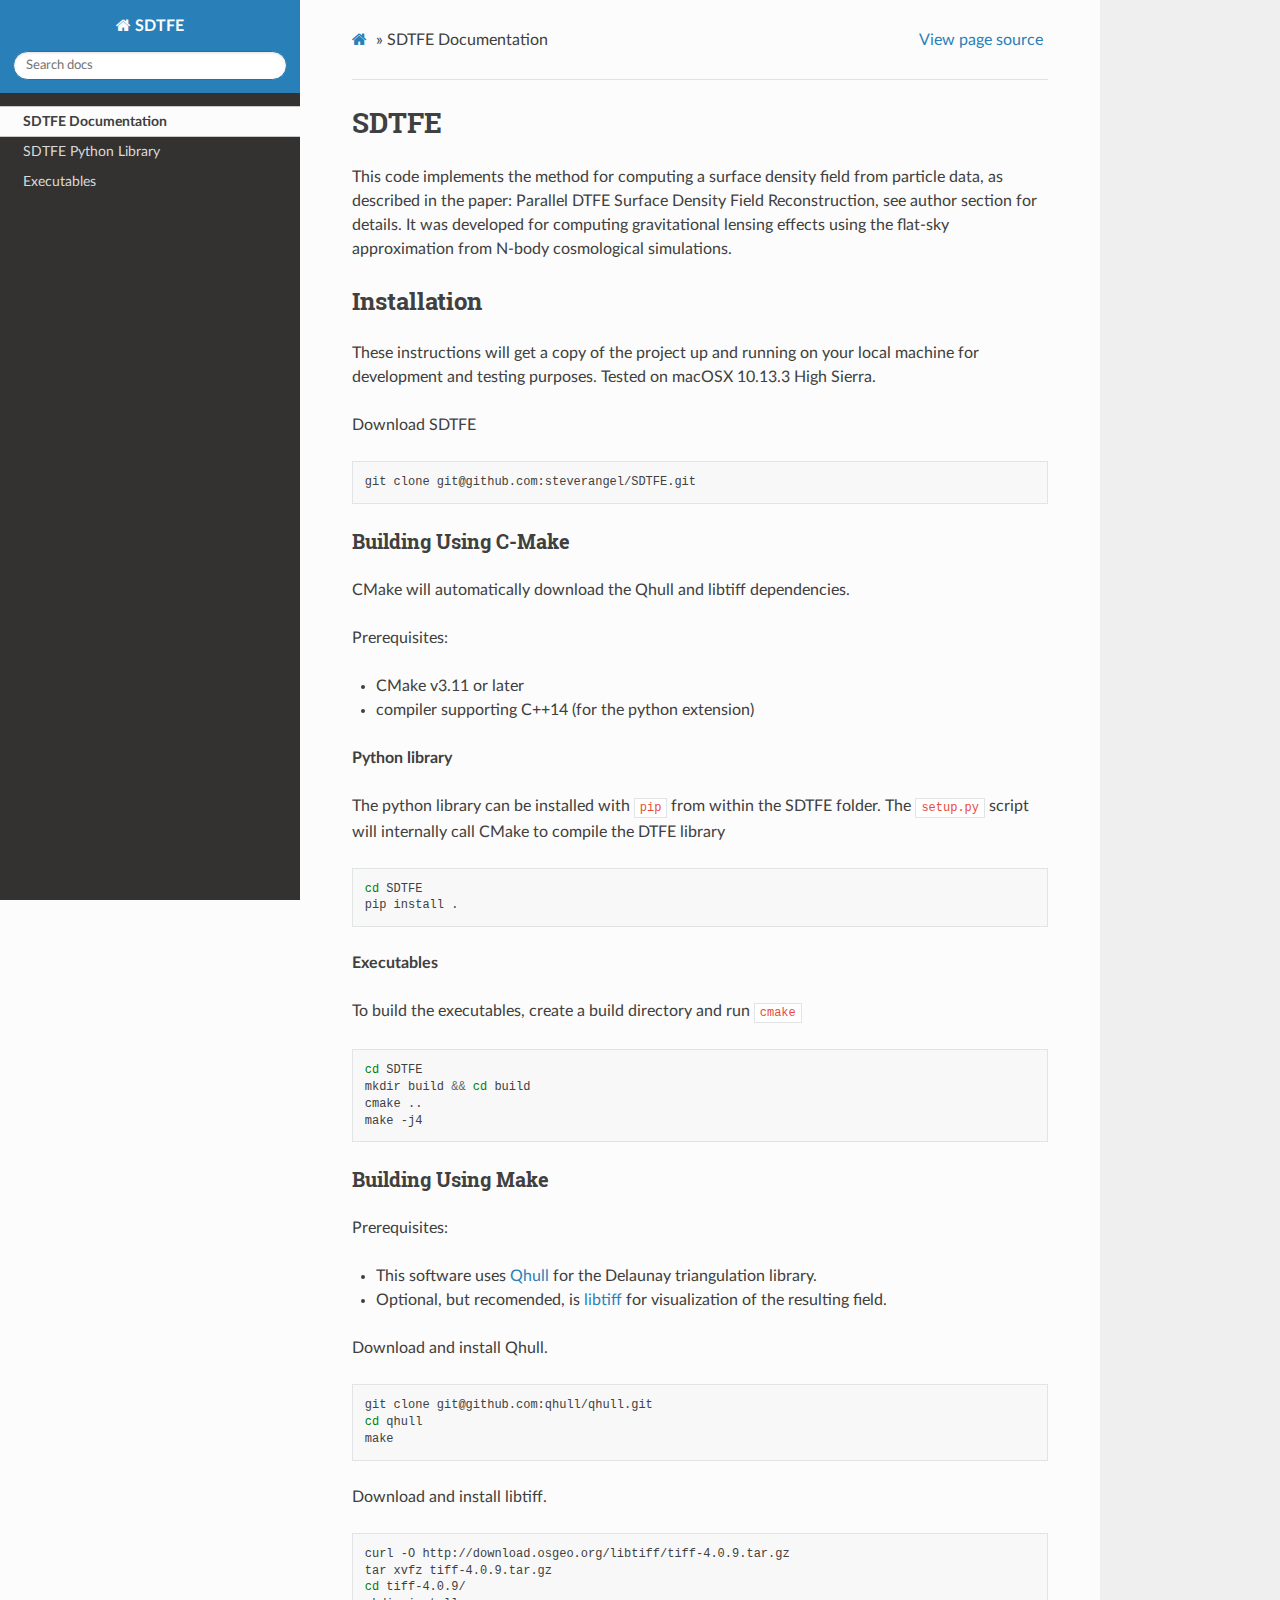
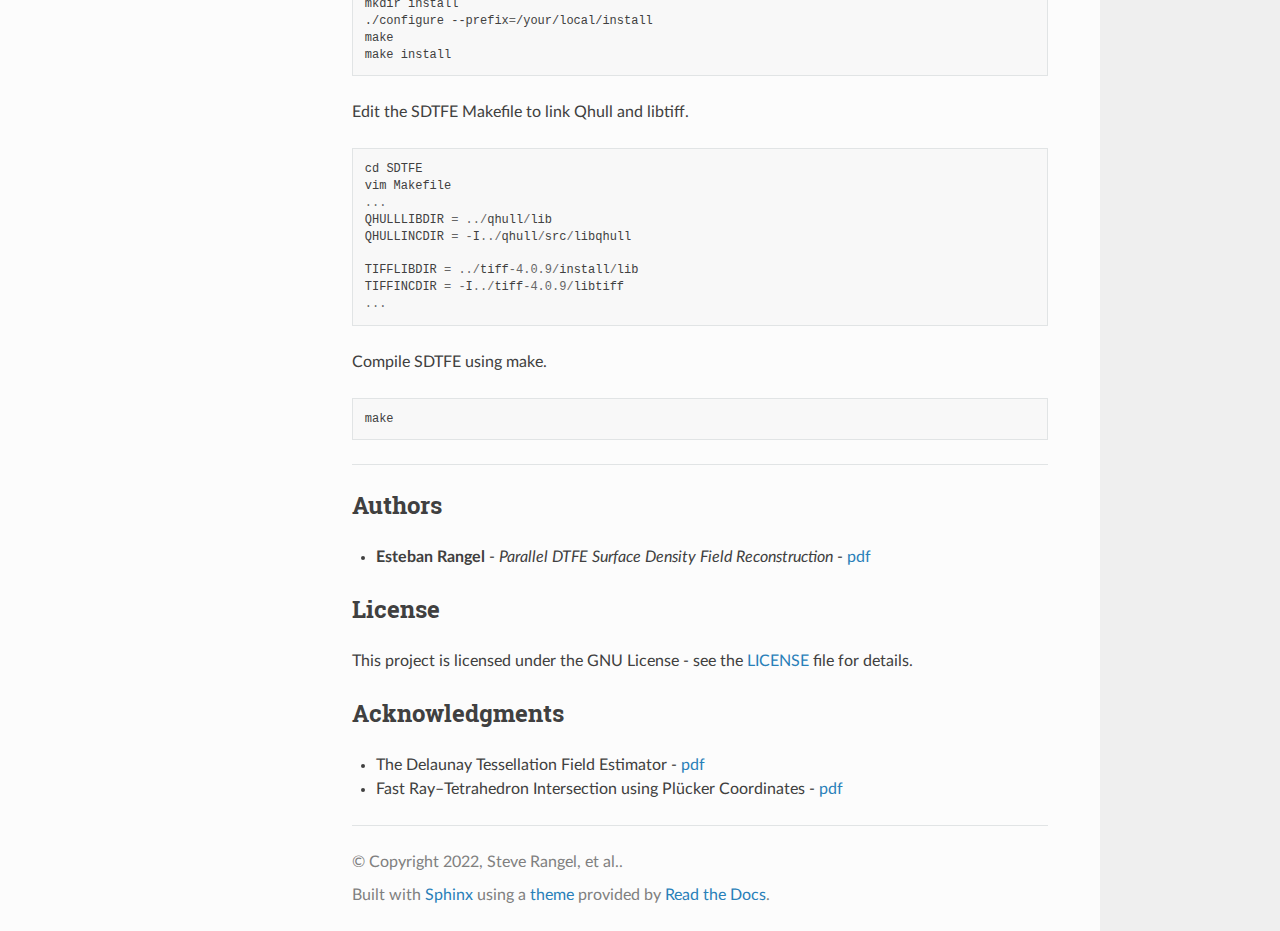
<file: index.html>
<!DOCTYPE html>
<html class="writer-html5" lang="en" >
<head>
  <meta charset="utf-8" /><meta name="generator" content="Docutils 0.17.1: http://docutils.sourceforge.net/" />

  <meta name="viewport" content="width=device-width, initial-scale=1.0" />
  <title>SDTFE Documentation &mdash; SDTFE  documentation</title>
      <link rel="stylesheet" href="_static/pygments.css" type="text/css" />
      <link rel="stylesheet" href="_static/css/theme.css" type="text/css" />
      <link rel="stylesheet" href="_static/css/custom.css" type="text/css" />
  <!--[if lt IE 9]>
    <script src="_static/js/html5shiv.min.js"></script>
  <![endif]-->
  
        <script data-url_root="" id="documentation_options" src="_static/documentation_options.js"></script>
        <script src="_static/jquery.js"></script>
        <script src="_static/underscore.js"></script>
        <script src="_static/doctools.js"></script>
    <script src="_static/js/theme.js"></script>
    <link rel="index" title="Index" href="genindex/" />
    <link rel="search" title="Search" href="search/" />
    <link rel="next" title="SDTFE Python Library" href="python/" /> 
</head>

<body class="wy-body-for-nav"> 
  <div class="wy-grid-for-nav">
    <nav data-toggle="wy-nav-shift" class="wy-nav-side">
      <div class="wy-side-scroll">
        <div class="wy-side-nav-search" >
            <a href="#" class="icon icon-home"> SDTFE
          </a>
<div role="search">
  <form id="rtd-search-form" class="wy-form" action="search/" method="get">
    <input type="text" name="q" placeholder="Search docs" />
    <input type="hidden" name="check_keywords" value="yes" />
    <input type="hidden" name="area" value="default" />
  </form>
</div>
        </div><div class="wy-menu wy-menu-vertical" data-spy="affix" role="navigation" aria-label="Navigation menu">
              <ul class="current">
<li class="toctree-l1 current"><a class="current reference internal" href="#">SDTFE Documentation</a></li>
<li class="toctree-l1"><a class="reference internal" href="python/">SDTFE Python Library</a></li>
<li class="toctree-l1"><a class="reference internal" href="executables/">Executables</a></li>
</ul>

        </div>
      </div>
    </nav>

    <section data-toggle="wy-nav-shift" class="wy-nav-content-wrap"><nav class="wy-nav-top" aria-label="Mobile navigation menu" >
          <i data-toggle="wy-nav-top" class="fa fa-bars"></i>
          <a href="#">SDTFE</a>
      </nav>

      <div class="wy-nav-content">
        <div class="rst-content">
          <div role="navigation" aria-label="Page navigation">
  <ul class="wy-breadcrumbs">
      <li><a href="#" class="icon icon-home"></a> &raquo;</li>
      <li>SDTFE Documentation</li>
      <li class="wy-breadcrumbs-aside">
            <a href="_sources/index.rst.txt" rel="nofollow"> View page source</a>
      </li>
  </ul>
  <hr/>
</div>
          <div role="main" class="document" itemscope="itemscope" itemtype="http://schema.org/Article">
           <div itemprop="articleBody">
             
  <section id="sdtfe">
<h1>SDTFE<a class="headerlink" href="#sdtfe" title="Permalink to this headline"></a></h1>
<p>This code implements the method for computing a surface density field from particle data, as described in the paper: Parallel DTFE Surface Density Field Reconstruction, see author section for details. It was developed for computing gravitational lensing effects using the flat-sky approximation from N-body cosmological simulations.</p>
<section id="installation">
<h2>Installation<a class="headerlink" href="#installation" title="Permalink to this headline"></a></h2>
<p>These instructions will get a copy of the project up and running on your local machine for development and testing purposes. Tested on macOSX 10.13.3 High Sierra.</p>
<p>Download SDTFE</p>
<div class="highlight-bash notranslate"><div class="highlight"><pre><span></span>git clone git@github.com:steverangel/SDTFE.git
</pre></div>
</div>
<section id="building-using-c-make">
<h3>Building Using C-Make<a class="headerlink" href="#building-using-c-make" title="Permalink to this headline"></a></h3>
<p>CMake will automatically download the Qhull and libtiff dependencies.</p>
<p>Prerequisites:</p>
<ul class="simple">
<li><p>CMake v3.11 or later</p></li>
<li><p>compiler supporting C++14 (for the python extension)</p></li>
</ul>
<p><strong>Python library</strong></p>
<p>The python library can be installed with <code class="docutils literal notranslate"><span class="pre">pip</span></code> from within the SDTFE folder.
The <code class="docutils literal notranslate"><span class="pre">setup.py</span></code> script will internally call CMake to compile the DTFE library</p>
<div class="highlight-bash notranslate"><div class="highlight"><pre><span></span><span class="nb">cd</span> SDTFE
pip install .
</pre></div>
</div>
<p><strong>Executables</strong></p>
<p>To build the executables, create a build directory and run <code class="docutils literal notranslate"><span class="pre">cmake</span></code></p>
<div class="highlight-bash notranslate"><div class="highlight"><pre><span></span><span class="nb">cd</span> SDTFE
mkdir build <span class="o">&amp;&amp;</span> <span class="nb">cd</span> build
cmake ..
make -j4
</pre></div>
</div>
</section>
<section id="building-using-make">
<h3>Building Using Make<a class="headerlink" href="#building-using-make" title="Permalink to this headline"></a></h3>
<p>Prerequisites:</p>
<ul class="simple">
<li><p>This software uses <a class="reference external" href="http://www.qhull.org">Qhull</a> for the Delaunay triangulation library.</p></li>
<li><p>Optional, but recomended, is <a class="reference external" href="http://www.libtiff.org">libtiff</a> for visualization of the resulting field.</p></li>
</ul>
<p>Download and install Qhull.</p>
<div class="highlight-bash notranslate"><div class="highlight"><pre><span></span>git clone git@github.com:qhull/qhull.git
<span class="nb">cd</span> qhull
make
</pre></div>
</div>
<p>Download and install libtiff.</p>
<div class="highlight-bash notranslate"><div class="highlight"><pre><span></span>curl -O http://download.osgeo.org/libtiff/tiff-4.0.9.tar.gz
tar xvfz tiff-4.0.9.tar.gz
<span class="nb">cd</span> tiff-4.0.9/
mkdir install
./configure --prefix<span class="o">=</span>/your/local/install
make
make install
</pre></div>
</div>
<p>Edit the SDTFE Makefile to link Qhull and libtiff.</p>
<div class="highlight-default notranslate"><div class="highlight"><pre><span></span><span class="n">cd</span> <span class="n">SDTFE</span>
<span class="n">vim</span> <span class="n">Makefile</span>
<span class="o">...</span>
<span class="n">QHULLLIBDIR</span> <span class="o">=</span> <span class="o">../</span><span class="n">qhull</span><span class="o">/</span><span class="n">lib</span>
<span class="n">QHULLINCDIR</span> <span class="o">=</span> <span class="o">-</span><span class="n">I</span><span class="o">../</span><span class="n">qhull</span><span class="o">/</span><span class="n">src</span><span class="o">/</span><span class="n">libqhull</span>

<span class="n">TIFFLIBDIR</span> <span class="o">=</span> <span class="o">../</span><span class="n">tiff</span><span class="o">-</span><span class="mf">4.0.9</span><span class="o">/</span><span class="n">install</span><span class="o">/</span><span class="n">lib</span>
<span class="n">TIFFINCDIR</span> <span class="o">=</span> <span class="o">-</span><span class="n">I</span><span class="o">../</span><span class="n">tiff</span><span class="o">-</span><span class="mf">4.0.9</span><span class="o">/</span><span class="n">libtiff</span>
<span class="o">...</span>
</pre></div>
</div>
<p>Compile SDTFE using make.</p>
<div class="highlight-bash notranslate"><div class="highlight"><pre><span></span>make
</pre></div>
</div>
</section>
</section>
<hr class="docutils" />
<section id="authors">
<h2>Authors<a class="headerlink" href="#authors" title="Permalink to this headline"></a></h2>
<ul class="simple">
<li><p><strong>Esteban Rangel</strong> - <em>Parallel DTFE Surface Density Field Reconstruction</em> - <a class="reference external" href="http://cucis.ece.northwestern.edu/publications/pdf/RLH16.pdf">pdf</a></p></li>
</ul>
</section>
<section id="license">
<h2>License<a class="headerlink" href="#license" title="Permalink to this headline"></a></h2>
<p>This project is licensed under the GNU License - see the <a class="reference external" href="https://github.com/steverangel/SDTFE/blob/master/LICENSE">LICENSE</a> file for details.</p>
</section>
<section id="acknowledgments">
<h2>Acknowledgments<a class="headerlink" href="#acknowledgments" title="Permalink to this headline"></a></h2>
<ul class="simple">
<li><p>The Delaunay Tessellation Field Estimator - <a class="reference external" href="https://arxiv.org/pdf/astro-ph/0011007.pdf">pdf</a></p></li>
<li><p>Fast Ray–Tetrahedron Intersection using Plücker Coordinates - <a class="reference external" href="http://citeseerx.ist.psu.edu/viewdoc/download?doi=10.1.1.565.3129&amp;rep=rep1&amp;type=pdf">pdf</a></p></li>
</ul>
</section>
</section>


           </div>
          </div>
          <footer>

  <hr/>

  <div role="contentinfo">
    <p>&#169; Copyright 2022, Steve Rangel, et al..</p>
  </div>

  Built with <a href="https://www.sphinx-doc.org/">Sphinx</a> using a
    <a href="https://github.com/readthedocs/sphinx_rtd_theme">theme</a>
    provided by <a href="https://readthedocs.org">Read the Docs</a>.
   

</footer>
        </div>
      </div>
    </section>
  </div>
  <script>
      jQuery(function () {
          SphinxRtdTheme.Navigation.enable(true);
      });
  </script> 

</body>
</html>
</file>
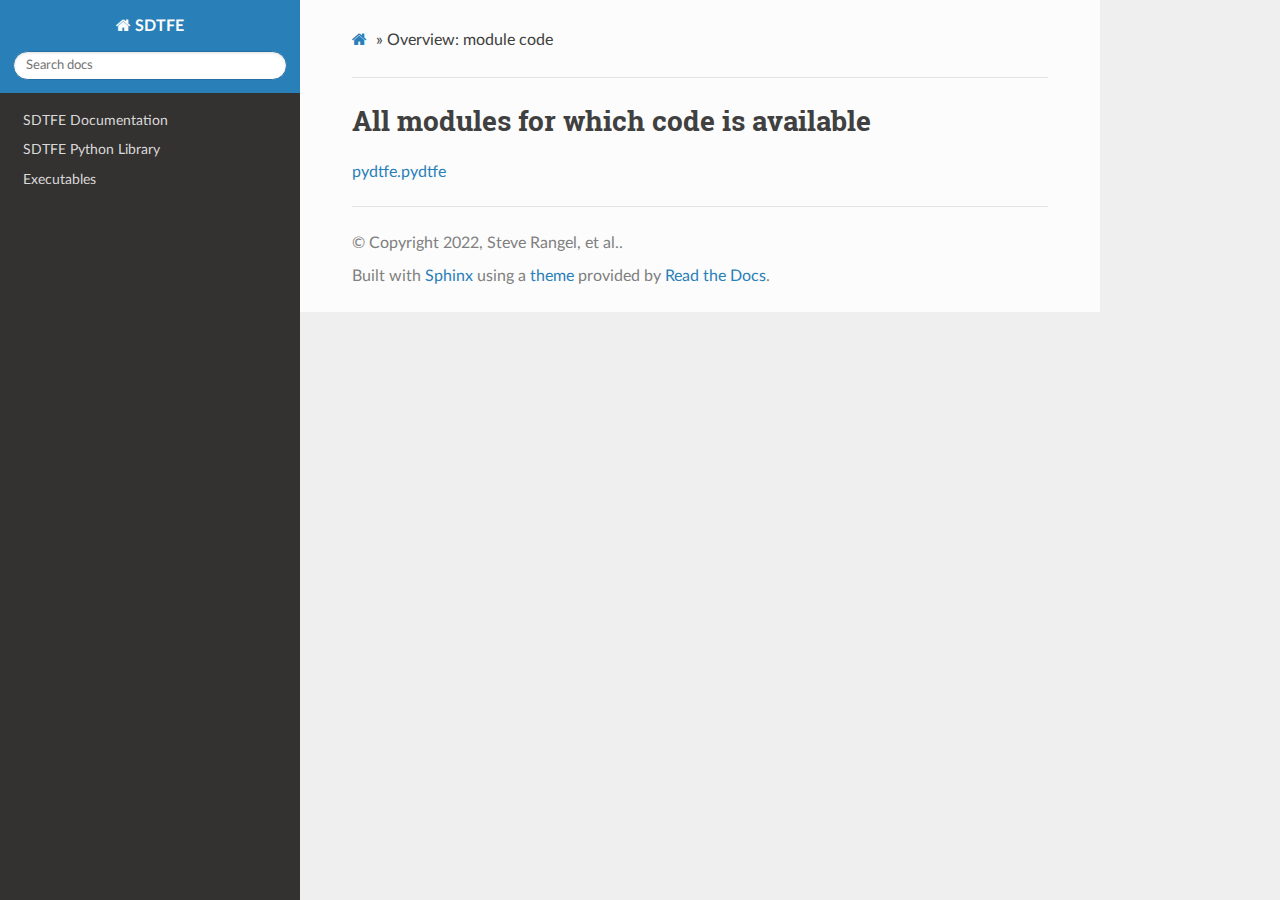
<file: _modules/index.html>
<!DOCTYPE html>
<html class="writer-html5" lang="en" >
<head>
  <meta charset="utf-8" />
  <meta name="viewport" content="width=device-width, initial-scale=1.0" />
  <title>Overview: module code &mdash; SDTFE  documentation</title>
      <link rel="stylesheet" href="../_static/pygments.css" type="text/css" />
      <link rel="stylesheet" href="../_static/css/theme.css" type="text/css" />
      <link rel="stylesheet" href="../_static/css/custom.css" type="text/css" />
  <!--[if lt IE 9]>
    <script src="../_static/js/html5shiv.min.js"></script>
  <![endif]-->
  
        <script data-url_root="../" id="documentation_options" src="../_static/documentation_options.js"></script>
        <script src="../_static/jquery.js"></script>
        <script src="../_static/underscore.js"></script>
        <script src="../_static/doctools.js"></script>
    <script src="../_static/js/theme.js"></script>
    <link rel="index" title="Index" href="../genindex/" />
    <link rel="search" title="Search" href="../search/" /> 
</head>

<body class="wy-body-for-nav"> 
  <div class="wy-grid-for-nav">
    <nav data-toggle="wy-nav-shift" class="wy-nav-side">
      <div class="wy-side-scroll">
        <div class="wy-side-nav-search" >
            <a href="../" class="icon icon-home"> SDTFE
          </a>
<div role="search">
  <form id="rtd-search-form" class="wy-form" action="../search/" method="get">
    <input type="text" name="q" placeholder="Search docs" />
    <input type="hidden" name="check_keywords" value="yes" />
    <input type="hidden" name="area" value="default" />
  </form>
</div>
        </div><div class="wy-menu wy-menu-vertical" data-spy="affix" role="navigation" aria-label="Navigation menu">
              <ul>
<li class="toctree-l1"><a class="reference internal" href="../">SDTFE Documentation</a></li>
<li class="toctree-l1"><a class="reference internal" href="../python/">SDTFE Python Library</a></li>
<li class="toctree-l1"><a class="reference internal" href="../executables/">Executables</a></li>
</ul>

        </div>
      </div>
    </nav>

    <section data-toggle="wy-nav-shift" class="wy-nav-content-wrap"><nav class="wy-nav-top" aria-label="Mobile navigation menu" >
          <i data-toggle="wy-nav-top" class="fa fa-bars"></i>
          <a href="../">SDTFE</a>
      </nav>

      <div class="wy-nav-content">
        <div class="rst-content">
          <div role="navigation" aria-label="Page navigation">
  <ul class="wy-breadcrumbs">
      <li><a href="../" class="icon icon-home"></a> &raquo;</li>
      <li>Overview: module code</li>
      <li class="wy-breadcrumbs-aside">
      </li>
  </ul>
  <hr/>
</div>
          <div role="main" class="document" itemscope="itemscope" itemtype="http://schema.org/Article">
           <div itemprop="articleBody">
             
  <h1>All modules for which code is available</h1>
<ul><li><a href="pydtfe/pydtfe/">pydtfe.pydtfe</a></li>
</ul>

           </div>
          </div>
          <footer>

  <hr/>

  <div role="contentinfo">
    <p>&#169; Copyright 2022, Steve Rangel, et al..</p>
  </div>

  Built with <a href="https://www.sphinx-doc.org/">Sphinx</a> using a
    <a href="https://github.com/readthedocs/sphinx_rtd_theme">theme</a>
    provided by <a href="https://readthedocs.org">Read the Docs</a>.
   

</footer>
        </div>
      </div>
    </section>
  </div>
  <script>
      jQuery(function () {
          SphinxRtdTheme.Navigation.enable(true);
      });
  </script> 

</body>
</html>
</file>
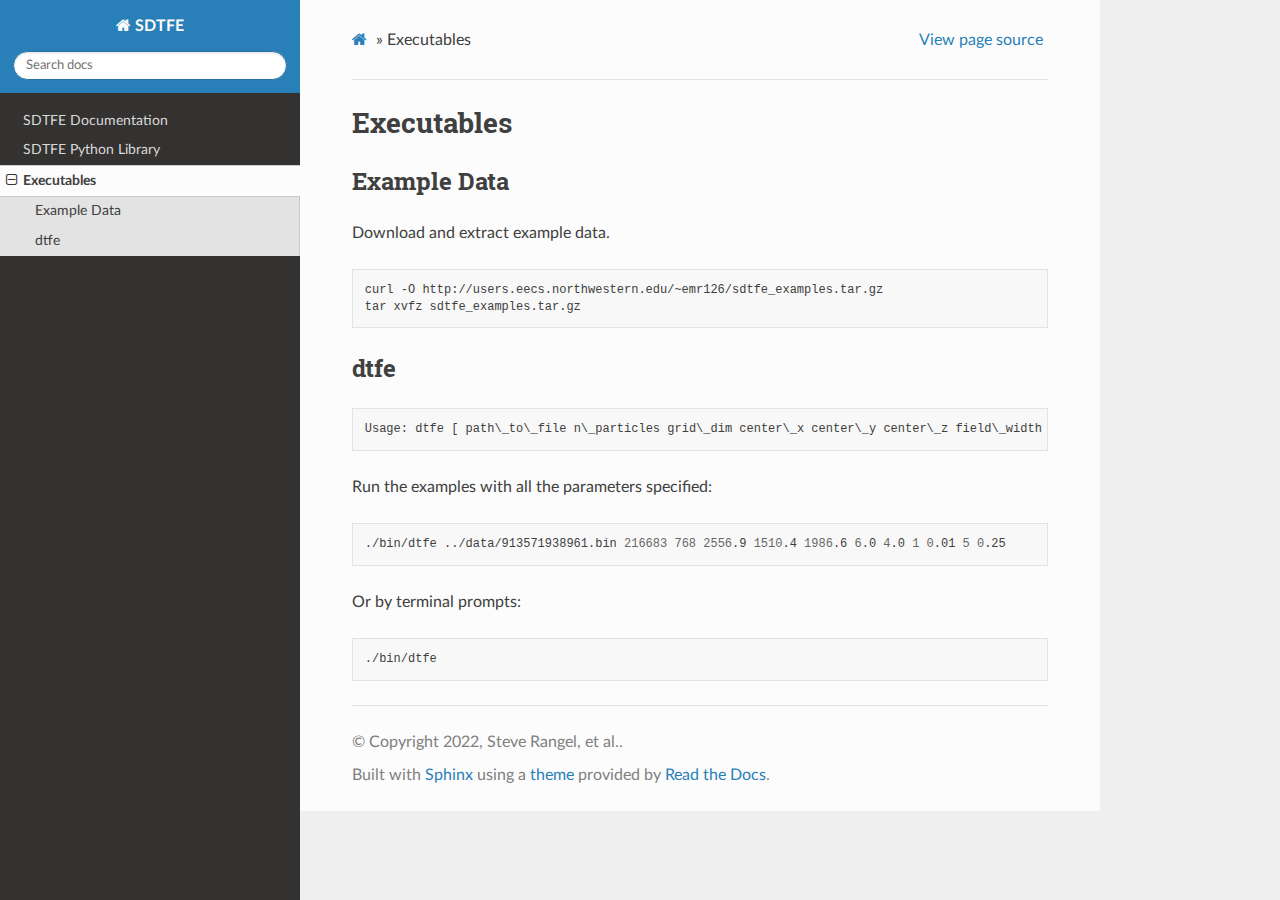
<file: executables/index.html>
<!DOCTYPE html>
<html class="writer-html5" lang="en" >
<head>
  <meta charset="utf-8" /><meta name="generator" content="Docutils 0.17.1: http://docutils.sourceforge.net/" />

  <meta name="viewport" content="width=device-width, initial-scale=1.0" />
  <title>Executables &mdash; SDTFE  documentation</title>
      <link rel="stylesheet" href="../_static/pygments.css" type="text/css" />
      <link rel="stylesheet" href="../_static/css/theme.css" type="text/css" />
      <link rel="stylesheet" href="../_static/css/custom.css" type="text/css" />
  <!--[if lt IE 9]>
    <script src="../_static/js/html5shiv.min.js"></script>
  <![endif]-->
  
        <script data-url_root="../" id="documentation_options" src="../_static/documentation_options.js"></script>
        <script src="../_static/jquery.js"></script>
        <script src="../_static/underscore.js"></script>
        <script src="../_static/doctools.js"></script>
    <script src="../_static/js/theme.js"></script>
    <link rel="index" title="Index" href="../genindex/" />
    <link rel="search" title="Search" href="../search/" />
    <link rel="prev" title="SDTFE Python Library" href="../python/" /> 
</head>

<body class="wy-body-for-nav"> 
  <div class="wy-grid-for-nav">
    <nav data-toggle="wy-nav-shift" class="wy-nav-side">
      <div class="wy-side-scroll">
        <div class="wy-side-nav-search" >
            <a href="../" class="icon icon-home"> SDTFE
          </a>
<div role="search">
  <form id="rtd-search-form" class="wy-form" action="../search/" method="get">
    <input type="text" name="q" placeholder="Search docs" />
    <input type="hidden" name="check_keywords" value="yes" />
    <input type="hidden" name="area" value="default" />
  </form>
</div>
        </div><div class="wy-menu wy-menu-vertical" data-spy="affix" role="navigation" aria-label="Navigation menu">
              <ul class="current">
<li class="toctree-l1"><a class="reference internal" href="../">SDTFE Documentation</a></li>
<li class="toctree-l1"><a class="reference internal" href="../python/">SDTFE Python Library</a></li>
<li class="toctree-l1 current"><a class="current reference internal" href="#">Executables</a><ul>
<li class="toctree-l2"><a class="reference internal" href="#example-data">Example Data</a></li>
<li class="toctree-l2"><a class="reference internal" href="#dtfe">dtfe</a></li>
</ul>
</li>
</ul>

        </div>
      </div>
    </nav>

    <section data-toggle="wy-nav-shift" class="wy-nav-content-wrap"><nav class="wy-nav-top" aria-label="Mobile navigation menu" >
          <i data-toggle="wy-nav-top" class="fa fa-bars"></i>
          <a href="../">SDTFE</a>
      </nav>

      <div class="wy-nav-content">
        <div class="rst-content">
          <div role="navigation" aria-label="Page navigation">
  <ul class="wy-breadcrumbs">
      <li><a href="../" class="icon icon-home"></a> &raquo;</li>
      <li>Executables</li>
      <li class="wy-breadcrumbs-aside">
            <a href="../_sources/executables.rst.txt" rel="nofollow"> View page source</a>
      </li>
  </ul>
  <hr/>
</div>
          <div role="main" class="document" itemscope="itemscope" itemtype="http://schema.org/Article">
           <div itemprop="articleBody">
             
  <section id="executables">
<h1>Executables<a class="headerlink" href="#executables" title="Permalink to this headline"></a></h1>
<section id="example-data">
<h2>Example Data<a class="headerlink" href="#example-data" title="Permalink to this headline"></a></h2>
<p>Download and extract example data.</p>
<div class="highlight-bash notranslate"><div class="highlight"><pre><span></span>curl -O http://users.eecs.northwestern.edu/~emr126/sdtfe_examples.tar.gz
tar xvfz sdtfe_examples.tar.gz
</pre></div>
</div>
</section>
<section id="dtfe">
<h2>dtfe<a class="headerlink" href="#dtfe" title="Permalink to this headline"></a></h2>
<div class="highlight-default notranslate"><div class="highlight"><pre><span></span><span class="n">Usage</span><span class="p">:</span> <span class="n">dtfe</span> <span class="p">[</span> <span class="n">path</span>\<span class="n">_to</span>\<span class="n">_file</span> <span class="n">n</span>\<span class="n">_particles</span> <span class="n">grid</span>\<span class="n">_dim</span> <span class="n">center</span>\<span class="n">_x</span> <span class="n">center</span>\<span class="n">_y</span> <span class="n">center</span>\<span class="n">_z</span> <span class="n">field</span>\<span class="n">_width</span> <span class="n">field</span>\<span class="n">_depth</span> <span class="n">particle</span>\<span class="n">_mass</span> <span class="n">mc</span>\<span class="n">_box</span>\<span class="n">_width</span> <span class="n">n</span>\<span class="n">_mc</span>\<span class="n">_samples</span> <span class="n">sample</span>\<span class="n">_factor</span> <span class="p">]</span>
</pre></div>
</div>
<p>Run the examples with all the parameters specified:</p>
<div class="highlight-bash notranslate"><div class="highlight"><pre><span></span>./bin/dtfe ../data/913571938961.bin <span class="m">216683</span> <span class="m">768</span> <span class="m">2556</span>.9 <span class="m">1510</span>.4 <span class="m">1986</span>.6 <span class="m">6</span>.0 <span class="m">4</span>.0 <span class="m">1</span> <span class="m">0</span>.01 <span class="m">5</span> <span class="m">0</span>.25
</pre></div>
</div>
<p>Or by terminal prompts:</p>
<div class="highlight-bash notranslate"><div class="highlight"><pre><span></span>./bin/dtfe
</pre></div>
</div>
</section>
</section>


           </div>
          </div>
          <footer>

  <hr/>

  <div role="contentinfo">
    <p>&#169; Copyright 2022, Steve Rangel, et al..</p>
  </div>

  Built with <a href="https://www.sphinx-doc.org/">Sphinx</a> using a
    <a href="https://github.com/readthedocs/sphinx_rtd_theme">theme</a>
    provided by <a href="https://readthedocs.org">Read the Docs</a>.
   

</footer>
        </div>
      </div>
    </section>
  </div>
  <script>
      jQuery(function () {
          SphinxRtdTheme.Navigation.enable(true);
      });
  </script> 

</body>
</html>
</file>
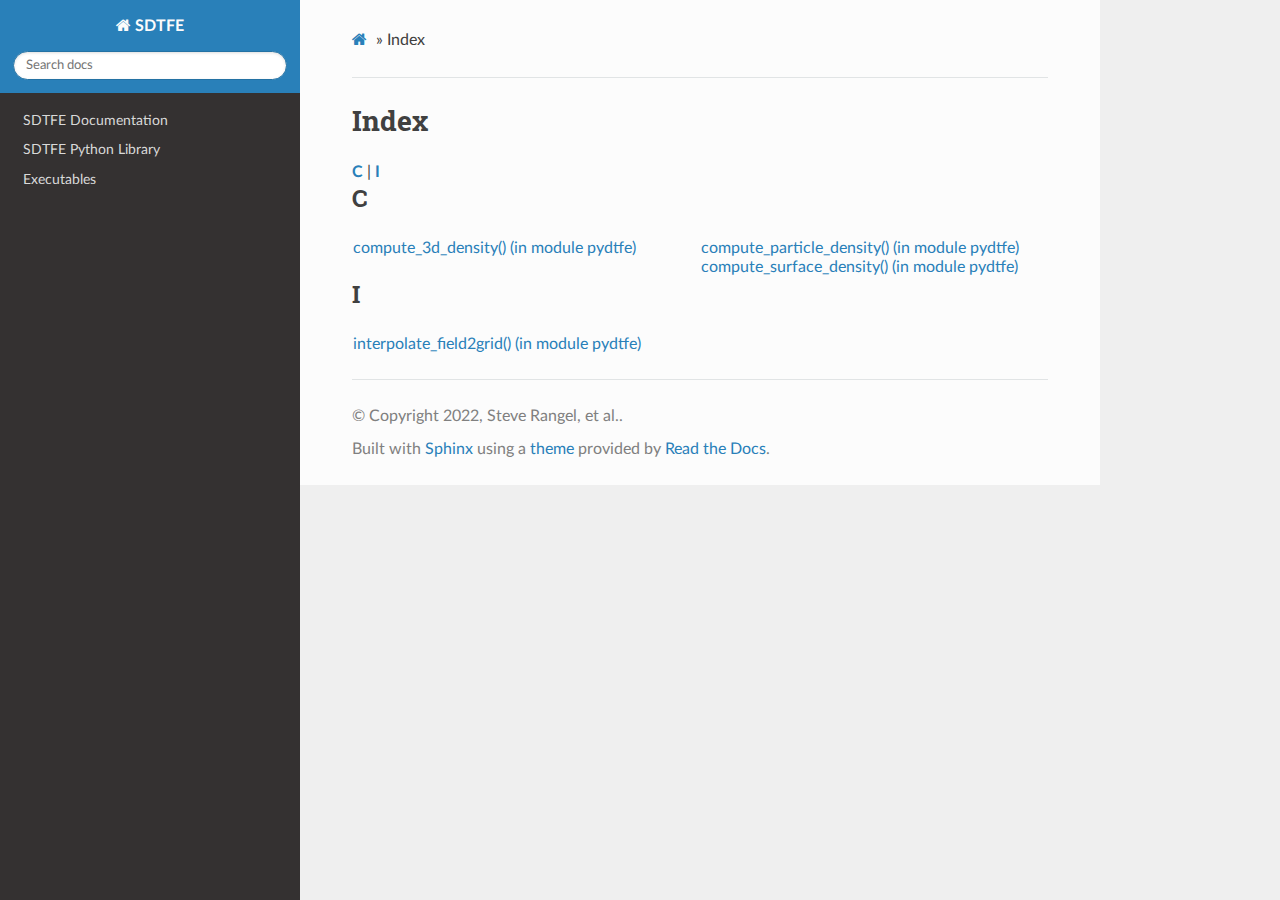
<file: genindex/index.html>
<!DOCTYPE html>
<html class="writer-html5" lang="en" >
<head>
  <meta charset="utf-8" />
  <meta name="viewport" content="width=device-width, initial-scale=1.0" />
  <title>Index &mdash; SDTFE  documentation</title>
      <link rel="stylesheet" href="../_static/pygments.css" type="text/css" />
      <link rel="stylesheet" href="../_static/css/theme.css" type="text/css" />
      <link rel="stylesheet" href="../_static/css/custom.css" type="text/css" />
  <!--[if lt IE 9]>
    <script src="../_static/js/html5shiv.min.js"></script>
  <![endif]-->
  
        <script data-url_root="../" id="documentation_options" src="../_static/documentation_options.js"></script>
        <script src="../_static/jquery.js"></script>
        <script src="../_static/underscore.js"></script>
        <script src="../_static/doctools.js"></script>
    <script src="../_static/js/theme.js"></script>
    <link rel="index" title="Index" href="#" />
    <link rel="search" title="Search" href="../search/" /> 
</head>

<body class="wy-body-for-nav"> 
  <div class="wy-grid-for-nav">
    <nav data-toggle="wy-nav-shift" class="wy-nav-side">
      <div class="wy-side-scroll">
        <div class="wy-side-nav-search" >
            <a href="../" class="icon icon-home"> SDTFE
          </a>
<div role="search">
  <form id="rtd-search-form" class="wy-form" action="../search/" method="get">
    <input type="text" name="q" placeholder="Search docs" />
    <input type="hidden" name="check_keywords" value="yes" />
    <input type="hidden" name="area" value="default" />
  </form>
</div>
        </div><div class="wy-menu wy-menu-vertical" data-spy="affix" role="navigation" aria-label="Navigation menu">
              <ul>
<li class="toctree-l1"><a class="reference internal" href="../">SDTFE Documentation</a></li>
<li class="toctree-l1"><a class="reference internal" href="../python/">SDTFE Python Library</a></li>
<li class="toctree-l1"><a class="reference internal" href="../executables/">Executables</a></li>
</ul>

        </div>
      </div>
    </nav>

    <section data-toggle="wy-nav-shift" class="wy-nav-content-wrap"><nav class="wy-nav-top" aria-label="Mobile navigation menu" >
          <i data-toggle="wy-nav-top" class="fa fa-bars"></i>
          <a href="../">SDTFE</a>
      </nav>

      <div class="wy-nav-content">
        <div class="rst-content">
          <div role="navigation" aria-label="Page navigation">
  <ul class="wy-breadcrumbs">
      <li><a href="../" class="icon icon-home"></a> &raquo;</li>
      <li>Index</li>
      <li class="wy-breadcrumbs-aside">
      </li>
  </ul>
  <hr/>
</div>
          <div role="main" class="document" itemscope="itemscope" itemtype="http://schema.org/Article">
           <div itemprop="articleBody">
             

<h1 id="index">Index</h1>

<div class="genindex-jumpbox">
 <a href="#C"><strong>C</strong></a>
 | <a href="#I"><strong>I</strong></a>
 
</div>
<h2 id="C">C</h2>
<table style="width: 100%" class="indextable genindextable"><tr>
  <td style="width: 33%; vertical-align: top;"><ul>
      <li><a href="../python/#pydtfe.compute_3d_density">compute_3d_density() (in module pydtfe)</a>
</li>
  </ul></td>
  <td style="width: 33%; vertical-align: top;"><ul>
      <li><a href="../python/#pydtfe.compute_particle_density">compute_particle_density() (in module pydtfe)</a>
</li>
      <li><a href="../python/#pydtfe.compute_surface_density">compute_surface_density() (in module pydtfe)</a>
</li>
  </ul></td>
</tr></table>

<h2 id="I">I</h2>
<table style="width: 100%" class="indextable genindextable"><tr>
  <td style="width: 33%; vertical-align: top;"><ul>
      <li><a href="../python/#pydtfe.interpolate_field2grid">interpolate_field2grid() (in module pydtfe)</a>
</li>
  </ul></td>
</tr></table>



           </div>
          </div>
          <footer>

  <hr/>

  <div role="contentinfo">
    <p>&#169; Copyright 2022, Steve Rangel, et al..</p>
  </div>

  Built with <a href="https://www.sphinx-doc.org/">Sphinx</a> using a
    <a href="https://github.com/readthedocs/sphinx_rtd_theme">theme</a>
    provided by <a href="https://readthedocs.org">Read the Docs</a>.
   

</footer>
        </div>
      </div>
    </section>
  </div>
  <script>
      jQuery(function () {
          SphinxRtdTheme.Navigation.enable(true);
      });
  </script> 

</body>
</html>
</file>
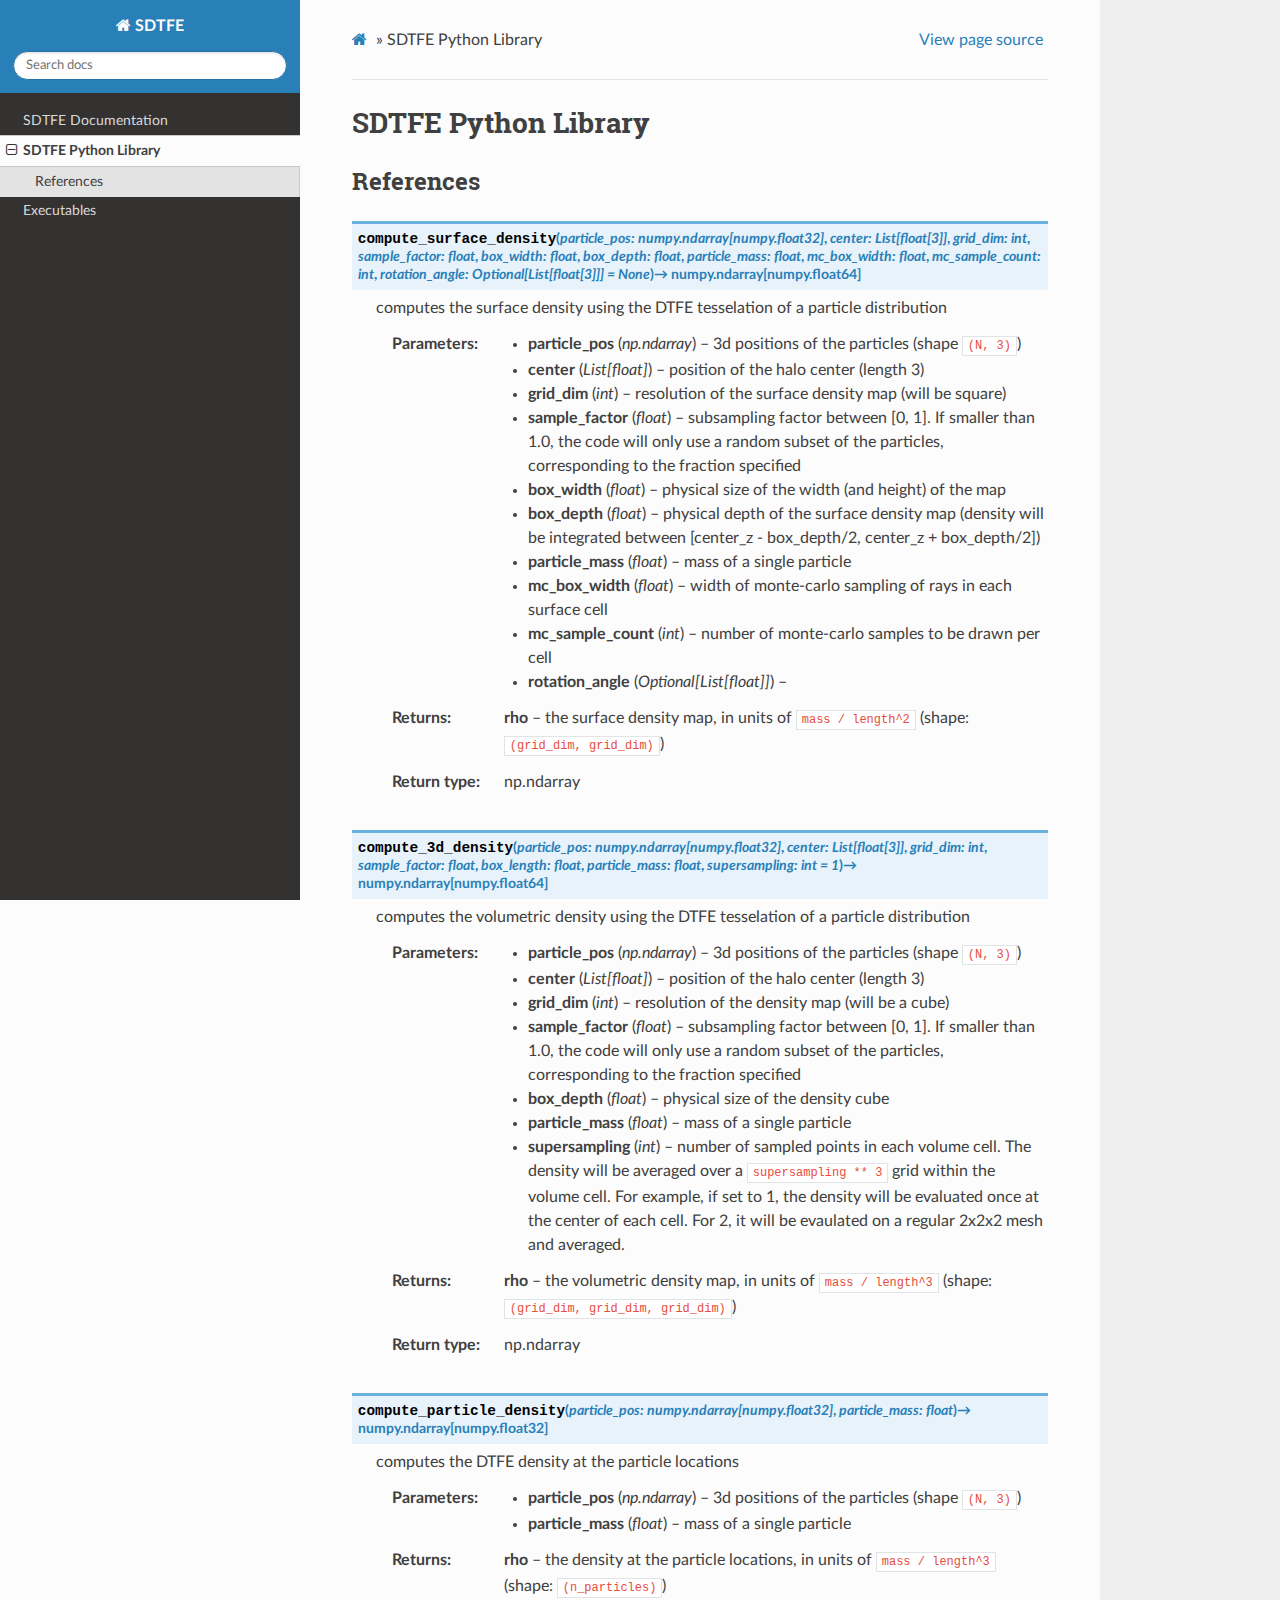
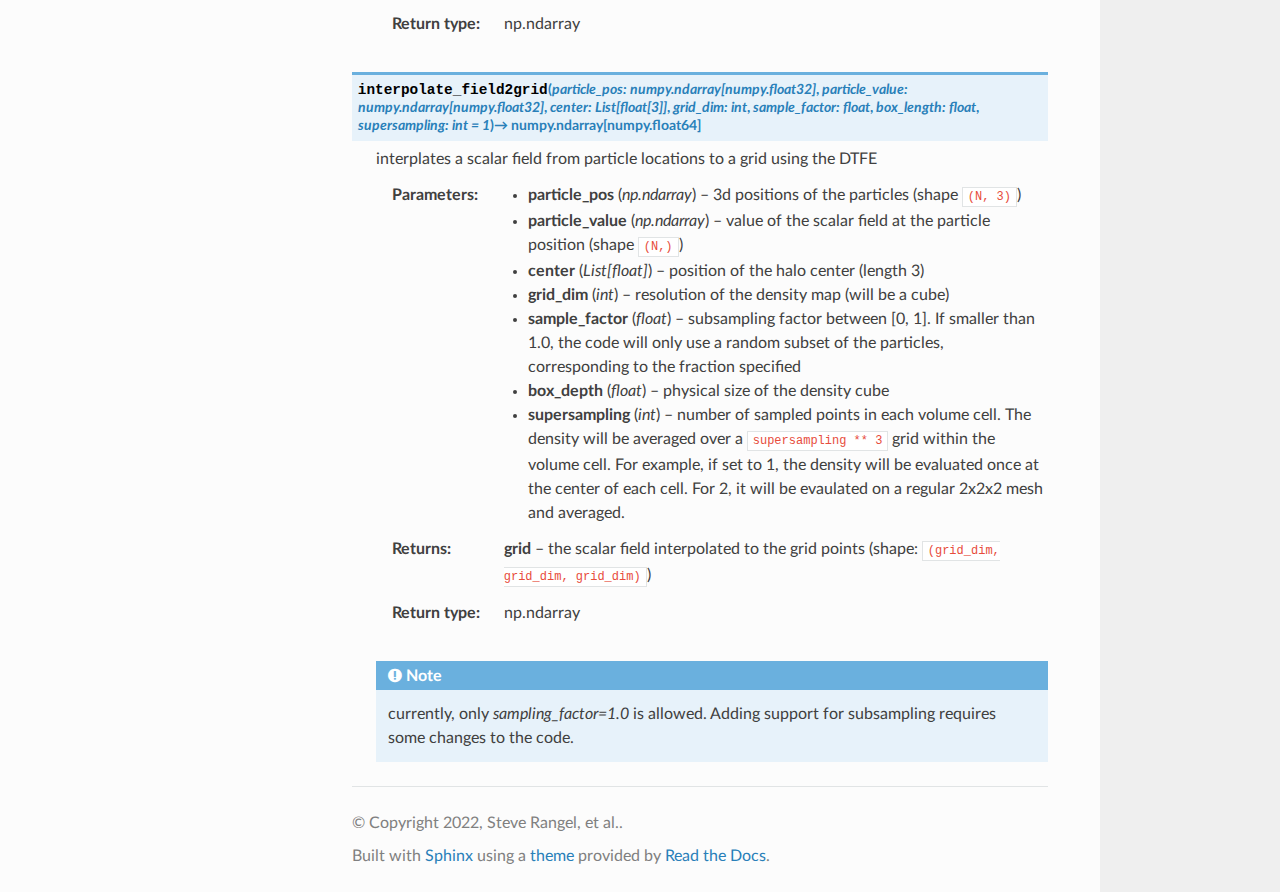
<file: python/index.html>
<!DOCTYPE html>
<html class="writer-html5" lang="en" >
<head>
  <meta charset="utf-8" /><meta name="generator" content="Docutils 0.17.1: http://docutils.sourceforge.net/" />

  <meta name="viewport" content="width=device-width, initial-scale=1.0" />
  <title>SDTFE Python Library &mdash; SDTFE  documentation</title>
      <link rel="stylesheet" href="../_static/pygments.css" type="text/css" />
      <link rel="stylesheet" href="../_static/css/theme.css" type="text/css" />
      <link rel="stylesheet" href="../_static/css/custom.css" type="text/css" />
  <!--[if lt IE 9]>
    <script src="../_static/js/html5shiv.min.js"></script>
  <![endif]-->
  
        <script data-url_root="../" id="documentation_options" src="../_static/documentation_options.js"></script>
        <script src="../_static/jquery.js"></script>
        <script src="../_static/underscore.js"></script>
        <script src="../_static/doctools.js"></script>
    <script src="../_static/js/theme.js"></script>
    <link rel="index" title="Index" href="../genindex/" />
    <link rel="search" title="Search" href="../search/" />
    <link rel="next" title="Executables" href="../executables/" />
    <link rel="prev" title="SDTFE Documentation" href="../" /> 
</head>

<body class="wy-body-for-nav"> 
  <div class="wy-grid-for-nav">
    <nav data-toggle="wy-nav-shift" class="wy-nav-side">
      <div class="wy-side-scroll">
        <div class="wy-side-nav-search" >
            <a href="../" class="icon icon-home"> SDTFE
          </a>
<div role="search">
  <form id="rtd-search-form" class="wy-form" action="../search/" method="get">
    <input type="text" name="q" placeholder="Search docs" />
    <input type="hidden" name="check_keywords" value="yes" />
    <input type="hidden" name="area" value="default" />
  </form>
</div>
        </div><div class="wy-menu wy-menu-vertical" data-spy="affix" role="navigation" aria-label="Navigation menu">
              <ul class="current">
<li class="toctree-l1"><a class="reference internal" href="../">SDTFE Documentation</a></li>
<li class="toctree-l1 current"><a class="current reference internal" href="#">SDTFE Python Library</a><ul>
<li class="toctree-l2"><a class="reference internal" href="#references">References</a></li>
</ul>
</li>
<li class="toctree-l1"><a class="reference internal" href="../executables/">Executables</a></li>
</ul>

        </div>
      </div>
    </nav>

    <section data-toggle="wy-nav-shift" class="wy-nav-content-wrap"><nav class="wy-nav-top" aria-label="Mobile navigation menu" >
          <i data-toggle="wy-nav-top" class="fa fa-bars"></i>
          <a href="../">SDTFE</a>
      </nav>

      <div class="wy-nav-content">
        <div class="rst-content">
          <div role="navigation" aria-label="Page navigation">
  <ul class="wy-breadcrumbs">
      <li><a href="../" class="icon icon-home"></a> &raquo;</li>
      <li>SDTFE Python Library</li>
      <li class="wy-breadcrumbs-aside">
            <a href="../_sources/python.rst.txt" rel="nofollow"> View page source</a>
      </li>
  </ul>
  <hr/>
</div>
          <div role="main" class="document" itemscope="itemscope" itemtype="http://schema.org/Article">
           <div itemprop="articleBody">
             
  <section id="sdtfe-python-library">
<h1>SDTFE Python Library<a class="headerlink" href="#sdtfe-python-library" title="Permalink to this headline"></a></h1>
<section id="references">
<h2>References<a class="headerlink" href="#references" title="Permalink to this headline"></a></h2>
<dl class="py function">
<dt class="sig sig-object py" id="pydtfe.compute_surface_density">
<span class="sig-name descname"><span class="pre">compute_surface_density</span></span><span class="sig-paren">(</span><em class="sig-param"><span class="n"><span class="pre">particle_pos</span></span><span class="p"><span class="pre">:</span></span><span class="w"> </span><span class="n"><span class="pre">numpy.ndarray</span><span class="p"><span class="pre">[</span></span><span class="pre">numpy.float32</span><span class="p"><span class="pre">]</span></span></span></em>, <em class="sig-param"><span class="n"><span class="pre">center</span></span><span class="p"><span class="pre">:</span></span><span class="w"> </span><span class="n"><span class="pre">List</span><span class="p"><span class="pre">[</span></span><span class="pre">float</span><span class="p"><span class="pre">[</span></span><span class="m"><span class="pre">3</span></span><span class="p"><span class="pre">]</span></span><span class="p"><span class="pre">]</span></span></span></em>, <em class="sig-param"><span class="n"><span class="pre">grid_dim</span></span><span class="p"><span class="pre">:</span></span><span class="w"> </span><span class="n"><span class="pre">int</span></span></em>, <em class="sig-param"><span class="n"><span class="pre">sample_factor</span></span><span class="p"><span class="pre">:</span></span><span class="w"> </span><span class="n"><span class="pre">float</span></span></em>, <em class="sig-param"><span class="n"><span class="pre">box_width</span></span><span class="p"><span class="pre">:</span></span><span class="w"> </span><span class="n"><span class="pre">float</span></span></em>, <em class="sig-param"><span class="n"><span class="pre">box_depth</span></span><span class="p"><span class="pre">:</span></span><span class="w"> </span><span class="n"><span class="pre">float</span></span></em>, <em class="sig-param"><span class="n"><span class="pre">particle_mass</span></span><span class="p"><span class="pre">:</span></span><span class="w"> </span><span class="n"><span class="pre">float</span></span></em>, <em class="sig-param"><span class="n"><span class="pre">mc_box_width</span></span><span class="p"><span class="pre">:</span></span><span class="w"> </span><span class="n"><span class="pre">float</span></span></em>, <em class="sig-param"><span class="n"><span class="pre">mc_sample_count</span></span><span class="p"><span class="pre">:</span></span><span class="w"> </span><span class="n"><span class="pre">int</span></span></em>, <em class="sig-param"><span class="n"><span class="pre">rotation_angle</span></span><span class="p"><span class="pre">:</span></span><span class="w"> </span><span class="n"><span class="pre">Optional</span><span class="p"><span class="pre">[</span></span><span class="pre">List</span><span class="p"><span class="pre">[</span></span><span class="pre">float</span><span class="p"><span class="pre">[</span></span><span class="m"><span class="pre">3</span></span><span class="p"><span class="pre">]</span></span><span class="p"><span class="pre">]</span></span><span class="p"><span class="pre">]</span></span></span><span class="w"> </span><span class="o"><span class="pre">=</span></span><span class="w"> </span><span class="default_value"><span class="pre">None</span></span></em><span class="sig-paren">)</span> <span class="sig-return"><span class="sig-return-icon">&#x2192;</span> <span class="sig-return-typehint"><span class="pre">numpy.ndarray</span><span class="p"><span class="pre">[</span></span><span class="pre">numpy.float64</span><span class="p"><span class="pre">]</span></span></span></span><a class="headerlink" href="#pydtfe.compute_surface_density" title="Permalink to this definition"></a></dt>
<dd><p>computes the surface density using the DTFE tesselation of a particle
distribution</p>
<dl class="field-list simple">
<dt class="field-odd">Parameters</dt>
<dd class="field-odd"><ul class="simple">
<li><p><strong>particle_pos</strong> (<em>np.ndarray</em>) – 3d positions of the particles (shape <code class="docutils literal notranslate"><span class="pre">(N,</span> <span class="pre">3)</span></code>)</p></li>
<li><p><strong>center</strong> (<em>List</em><em>[</em><em>float</em><em>]</em>) – position of the halo center (length 3)</p></li>
<li><p><strong>grid_dim</strong> (<em>int</em>) – resolution of the surface density map (will be square)</p></li>
<li><p><strong>sample_factor</strong> (<em>float</em>) – subsampling factor between [0, 1]. If smaller than 1.0, the code will only
use a random subset of the particles, corresponding to the fraction
specified</p></li>
<li><p><strong>box_width</strong> (<em>float</em>) – physical size of the width (and height) of the map</p></li>
<li><p><strong>box_depth</strong> (<em>float</em>) – physical depth of the surface density map (density will be integrated
between [center_z - box_depth/2, center_z + box_depth/2])</p></li>
<li><p><strong>particle_mass</strong> (<em>float</em>) – mass of a single particle</p></li>
<li><p><strong>mc_box_width</strong> (<em>float</em>) – width of monte-carlo sampling of rays in each surface cell</p></li>
<li><p><strong>mc_sample_count</strong> (<em>int</em>) – number of monte-carlo samples to be drawn per cell</p></li>
<li><p><strong>rotation_angle</strong> (<em>Optional</em><em>[</em><em>List</em><em>[</em><em>float</em><em>]</em><em>]</em>) – </p></li>
</ul>
</dd>
<dt class="field-even">Returns</dt>
<dd class="field-even"><p><strong>rho</strong> – the surface density map, in units of <code class="docutils literal notranslate"><span class="pre">mass</span> <span class="pre">/</span> <span class="pre">length^2</span></code>
(shape: <code class="docutils literal notranslate"><span class="pre">(grid_dim,</span> <span class="pre">grid_dim)</span></code>)</p>
</dd>
<dt class="field-odd">Return type</dt>
<dd class="field-odd"><p>np.ndarray</p>
</dd>
</dl>
</dd></dl>

<dl class="py function">
<dt class="sig sig-object py" id="pydtfe.compute_3d_density">
<span class="sig-name descname"><span class="pre">compute_3d_density</span></span><span class="sig-paren">(</span><em class="sig-param"><span class="n"><span class="pre">particle_pos</span></span><span class="p"><span class="pre">:</span></span><span class="w"> </span><span class="n"><span class="pre">numpy.ndarray</span><span class="p"><span class="pre">[</span></span><span class="pre">numpy.float32</span><span class="p"><span class="pre">]</span></span></span></em>, <em class="sig-param"><span class="n"><span class="pre">center</span></span><span class="p"><span class="pre">:</span></span><span class="w"> </span><span class="n"><span class="pre">List</span><span class="p"><span class="pre">[</span></span><span class="pre">float</span><span class="p"><span class="pre">[</span></span><span class="m"><span class="pre">3</span></span><span class="p"><span class="pre">]</span></span><span class="p"><span class="pre">]</span></span></span></em>, <em class="sig-param"><span class="n"><span class="pre">grid_dim</span></span><span class="p"><span class="pre">:</span></span><span class="w"> </span><span class="n"><span class="pre">int</span></span></em>, <em class="sig-param"><span class="n"><span class="pre">sample_factor</span></span><span class="p"><span class="pre">:</span></span><span class="w"> </span><span class="n"><span class="pre">float</span></span></em>, <em class="sig-param"><span class="n"><span class="pre">box_length</span></span><span class="p"><span class="pre">:</span></span><span class="w"> </span><span class="n"><span class="pre">float</span></span></em>, <em class="sig-param"><span class="n"><span class="pre">particle_mass</span></span><span class="p"><span class="pre">:</span></span><span class="w"> </span><span class="n"><span class="pre">float</span></span></em>, <em class="sig-param"><span class="n"><span class="pre">supersampling</span></span><span class="p"><span class="pre">:</span></span><span class="w"> </span><span class="n"><span class="pre">int</span></span><span class="w"> </span><span class="o"><span class="pre">=</span></span><span class="w"> </span><span class="default_value"><span class="pre">1</span></span></em><span class="sig-paren">)</span> <span class="sig-return"><span class="sig-return-icon">&#x2192;</span> <span class="sig-return-typehint"><span class="pre">numpy.ndarray</span><span class="p"><span class="pre">[</span></span><span class="pre">numpy.float64</span><span class="p"><span class="pre">]</span></span></span></span><a class="headerlink" href="#pydtfe.compute_3d_density" title="Permalink to this definition"></a></dt>
<dd><p>computes the volumetric density using the DTFE tesselation of a particle
distribution</p>
<dl class="field-list simple">
<dt class="field-odd">Parameters</dt>
<dd class="field-odd"><ul class="simple">
<li><p><strong>particle_pos</strong> (<em>np.ndarray</em>) – 3d positions of the particles (shape <code class="docutils literal notranslate"><span class="pre">(N,</span> <span class="pre">3)</span></code>)</p></li>
<li><p><strong>center</strong> (<em>List</em><em>[</em><em>float</em><em>]</em>) – position of the halo center (length 3)</p></li>
<li><p><strong>grid_dim</strong> (<em>int</em>) – resolution of the density map (will be a cube)</p></li>
<li><p><strong>sample_factor</strong> (<em>float</em>) – subsampling factor between [0, 1]. If smaller than 1.0, the code will only
use a random subset of the particles, corresponding to the fraction
specified</p></li>
<li><p><strong>box_depth</strong> (<em>float</em>) – physical size of the density cube</p></li>
<li><p><strong>particle_mass</strong> (<em>float</em>) – mass of a single particle</p></li>
<li><p><strong>supersampling</strong> (<em>int</em>) – number of sampled points in each volume cell. The density will be averaged
over a <code class="docutils literal notranslate"><span class="pre">supersampling</span> <span class="pre">**</span> <span class="pre">3</span></code> grid within the volume cell. For example, if
set to 1, the density will be evaluated once at the center of each cell.
For 2, it will be evaulated on a regular 2x2x2 mesh and averaged.</p></li>
</ul>
</dd>
<dt class="field-even">Returns</dt>
<dd class="field-even"><p><strong>rho</strong> – the volumetric density map, in units of <code class="docutils literal notranslate"><span class="pre">mass</span> <span class="pre">/</span> <span class="pre">length^3</span></code>
(shape: <code class="docutils literal notranslate"><span class="pre">(grid_dim,</span> <span class="pre">grid_dim,</span> <span class="pre">grid_dim)</span></code>)</p>
</dd>
<dt class="field-odd">Return type</dt>
<dd class="field-odd"><p>np.ndarray</p>
</dd>
</dl>
</dd></dl>

<dl class="py function">
<dt class="sig sig-object py" id="pydtfe.compute_particle_density">
<span class="sig-name descname"><span class="pre">compute_particle_density</span></span><span class="sig-paren">(</span><em class="sig-param"><span class="n"><span class="pre">particle_pos</span></span><span class="p"><span class="pre">:</span></span><span class="w"> </span><span class="n"><span class="pre">numpy.ndarray</span><span class="p"><span class="pre">[</span></span><span class="pre">numpy.float32</span><span class="p"><span class="pre">]</span></span></span></em>, <em class="sig-param"><span class="n"><span class="pre">particle_mass</span></span><span class="p"><span class="pre">:</span></span><span class="w"> </span><span class="n"><span class="pre">float</span></span></em><span class="sig-paren">)</span> <span class="sig-return"><span class="sig-return-icon">&#x2192;</span> <span class="sig-return-typehint"><span class="pre">numpy.ndarray</span><span class="p"><span class="pre">[</span></span><span class="pre">numpy.float32</span><span class="p"><span class="pre">]</span></span></span></span><a class="headerlink" href="#pydtfe.compute_particle_density" title="Permalink to this definition"></a></dt>
<dd><p>computes the DTFE density at the particle locations</p>
<dl class="field-list simple">
<dt class="field-odd">Parameters</dt>
<dd class="field-odd"><ul class="simple">
<li><p><strong>particle_pos</strong> (<em>np.ndarray</em>) – 3d positions of the particles (shape <code class="docutils literal notranslate"><span class="pre">(N,</span> <span class="pre">3)</span></code>)</p></li>
<li><p><strong>particle_mass</strong> (<em>float</em>) – mass of a single particle</p></li>
</ul>
</dd>
<dt class="field-even">Returns</dt>
<dd class="field-even"><p><strong>rho</strong> – the density at the particle locations, in units of <code class="docutils literal notranslate"><span class="pre">mass</span> <span class="pre">/</span> <span class="pre">length^3</span></code>
(shape: <code class="docutils literal notranslate"><span class="pre">(n_particles)</span></code>)</p>
</dd>
<dt class="field-odd">Return type</dt>
<dd class="field-odd"><p>np.ndarray</p>
</dd>
</dl>
</dd></dl>

<dl class="py function">
<dt class="sig sig-object py" id="pydtfe.interpolate_field2grid">
<span class="sig-name descname"><span class="pre">interpolate_field2grid</span></span><span class="sig-paren">(</span><em class="sig-param"><span class="n"><span class="pre">particle_pos</span></span><span class="p"><span class="pre">:</span></span><span class="w"> </span><span class="n"><span class="pre">numpy.ndarray</span><span class="p"><span class="pre">[</span></span><span class="pre">numpy.float32</span><span class="p"><span class="pre">]</span></span></span></em>, <em class="sig-param"><span class="n"><span class="pre">particle_value</span></span><span class="p"><span class="pre">:</span></span><span class="w"> </span><span class="n"><span class="pre">numpy.ndarray</span><span class="p"><span class="pre">[</span></span><span class="pre">numpy.float32</span><span class="p"><span class="pre">]</span></span></span></em>, <em class="sig-param"><span class="n"><span class="pre">center</span></span><span class="p"><span class="pre">:</span></span><span class="w"> </span><span class="n"><span class="pre">List</span><span class="p"><span class="pre">[</span></span><span class="pre">float</span><span class="p"><span class="pre">[</span></span><span class="m"><span class="pre">3</span></span><span class="p"><span class="pre">]</span></span><span class="p"><span class="pre">]</span></span></span></em>, <em class="sig-param"><span class="n"><span class="pre">grid_dim</span></span><span class="p"><span class="pre">:</span></span><span class="w"> </span><span class="n"><span class="pre">int</span></span></em>, <em class="sig-param"><span class="n"><span class="pre">sample_factor</span></span><span class="p"><span class="pre">:</span></span><span class="w"> </span><span class="n"><span class="pre">float</span></span></em>, <em class="sig-param"><span class="n"><span class="pre">box_length</span></span><span class="p"><span class="pre">:</span></span><span class="w"> </span><span class="n"><span class="pre">float</span></span></em>, <em class="sig-param"><span class="n"><span class="pre">supersampling</span></span><span class="p"><span class="pre">:</span></span><span class="w"> </span><span class="n"><span class="pre">int</span></span><span class="w"> </span><span class="o"><span class="pre">=</span></span><span class="w"> </span><span class="default_value"><span class="pre">1</span></span></em><span class="sig-paren">)</span> <span class="sig-return"><span class="sig-return-icon">&#x2192;</span> <span class="sig-return-typehint"><span class="pre">numpy.ndarray</span><span class="p"><span class="pre">[</span></span><span class="pre">numpy.float64</span><span class="p"><span class="pre">]</span></span></span></span><a class="headerlink" href="#pydtfe.interpolate_field2grid" title="Permalink to this definition"></a></dt>
<dd><p>interplates a scalar field from particle locations to a grid using the DTFE</p>
<dl class="field-list simple">
<dt class="field-odd">Parameters</dt>
<dd class="field-odd"><ul class="simple">
<li><p><strong>particle_pos</strong> (<em>np.ndarray</em>) – 3d positions of the particles (shape <code class="docutils literal notranslate"><span class="pre">(N,</span> <span class="pre">3)</span></code>)</p></li>
<li><p><strong>particle_value</strong> (<em>np.ndarray</em>) – value of the scalar field at the particle position (shape <code class="docutils literal notranslate"><span class="pre">(N,)</span></code>)</p></li>
<li><p><strong>center</strong> (<em>List</em><em>[</em><em>float</em><em>]</em>) – position of the halo center (length 3)</p></li>
<li><p><strong>grid_dim</strong> (<em>int</em>) – resolution of the density map (will be a cube)</p></li>
<li><p><strong>sample_factor</strong> (<em>float</em>) – subsampling factor between [0, 1]. If smaller than 1.0, the code will only
use a random subset of the particles, corresponding to the fraction
specified</p></li>
<li><p><strong>box_depth</strong> (<em>float</em>) – physical size of the density cube</p></li>
<li><p><strong>supersampling</strong> (<em>int</em>) – number of sampled points in each volume cell. The density will be averaged
over a <code class="docutils literal notranslate"><span class="pre">supersampling</span> <span class="pre">**</span> <span class="pre">3</span></code> grid within the volume cell. For example, if
set to 1, the density will be evaluated once at the center of each cell.
For 2, it will be evaulated on a regular 2x2x2 mesh and averaged.</p></li>
</ul>
</dd>
<dt class="field-even">Returns</dt>
<dd class="field-even"><p><strong>grid</strong> – the scalar field interpolated to the grid points
(shape: <code class="docutils literal notranslate"><span class="pre">(grid_dim,</span> <span class="pre">grid_dim,</span> <span class="pre">grid_dim)</span></code>)</p>
</dd>
<dt class="field-odd">Return type</dt>
<dd class="field-odd"><p>np.ndarray</p>
</dd>
</dl>
<div class="admonition note">
<p class="admonition-title">Note</p>
<p>currently, only <cite>sampling_factor=1.0</cite> is allowed. Adding support for subsampling
requires some changes to the code.</p>
</div>
</dd></dl>

</section>
</section>


           </div>
          </div>
          <footer>

  <hr/>

  <div role="contentinfo">
    <p>&#169; Copyright 2022, Steve Rangel, et al..</p>
  </div>

  Built with <a href="https://www.sphinx-doc.org/">Sphinx</a> using a
    <a href="https://github.com/readthedocs/sphinx_rtd_theme">theme</a>
    provided by <a href="https://readthedocs.org">Read the Docs</a>.
   

</footer>
        </div>
      </div>
    </section>
  </div>
  <script>
      jQuery(function () {
          SphinxRtdTheme.Navigation.enable(true);
      });
  </script> 

</body>
</html>
</file>
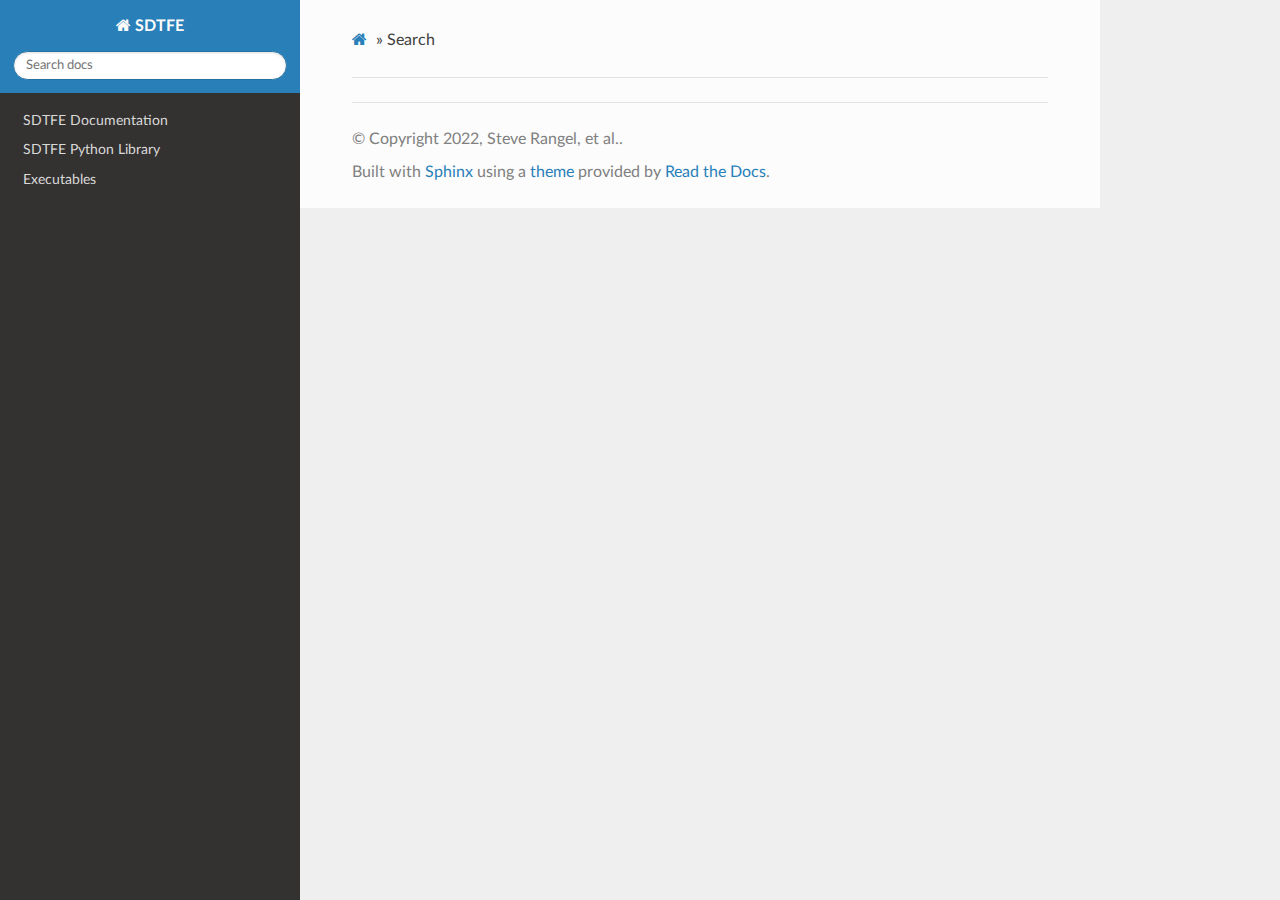
<file: search/index.html>
<!DOCTYPE html>
<html class="writer-html5" lang="en" >
<head>
  <meta charset="utf-8" />
  <meta name="viewport" content="width=device-width, initial-scale=1.0" />
  <title>Search &mdash; SDTFE  documentation</title>
      <link rel="stylesheet" href="../_static/pygments.css" type="text/css" />
      <link rel="stylesheet" href="../_static/css/theme.css" type="text/css" />
      <link rel="stylesheet" href="../_static/css/custom.css" type="text/css" />
    
  <!--[if lt IE 9]>
    <script src="../_static/js/html5shiv.min.js"></script>
  <![endif]-->
  
        <script data-url_root="../" id="documentation_options" src="../_static/documentation_options.js"></script>
        <script src="../_static/jquery.js"></script>
        <script src="../_static/underscore.js"></script>
        <script src="../_static/doctools.js"></script>
    <script src="../_static/js/theme.js"></script>
    <script src="../_static/searchtools.js"></script>
    <script src="../_static/language_data.js"></script>
    <link rel="index" title="Index" href="../genindex/" />
    <link rel="search" title="Search" href="#" /> 
</head>

<body class="wy-body-for-nav"> 
  <div class="wy-grid-for-nav">
    <nav data-toggle="wy-nav-shift" class="wy-nav-side">
      <div class="wy-side-scroll">
        <div class="wy-side-nav-search" >
            <a href="../" class="icon icon-home"> SDTFE
          </a>
<div role="search">
  <form id="rtd-search-form" class="wy-form" action="#" method="get">
    <input type="text" name="q" placeholder="Search docs" />
    <input type="hidden" name="check_keywords" value="yes" />
    <input type="hidden" name="area" value="default" />
  </form>
</div>
        </div><div class="wy-menu wy-menu-vertical" data-spy="affix" role="navigation" aria-label="Navigation menu">
              <ul>
<li class="toctree-l1"><a class="reference internal" href="../">SDTFE Documentation</a></li>
<li class="toctree-l1"><a class="reference internal" href="../python/">SDTFE Python Library</a></li>
<li class="toctree-l1"><a class="reference internal" href="../executables/">Executables</a></li>
</ul>

        </div>
      </div>
    </nav>

    <section data-toggle="wy-nav-shift" class="wy-nav-content-wrap"><nav class="wy-nav-top" aria-label="Mobile navigation menu" >
          <i data-toggle="wy-nav-top" class="fa fa-bars"></i>
          <a href="../">SDTFE</a>
      </nav>

      <div class="wy-nav-content">
        <div class="rst-content">
          <div role="navigation" aria-label="Page navigation">
  <ul class="wy-breadcrumbs">
      <li><a href="../" class="icon icon-home"></a> &raquo;</li>
      <li>Search</li>
      <li class="wy-breadcrumbs-aside">
      </li>
  </ul>
  <hr/>
</div>
          <div role="main" class="document" itemscope="itemscope" itemtype="http://schema.org/Article">
           <div itemprop="articleBody">
             
  <noscript>
  <div id="fallback" class="admonition warning">
    <p class="last">
      Please activate JavaScript to enable the search functionality.
    </p>
  </div>
  </noscript>

  
  <div id="search-results">
  
  </div>

           </div>
          </div>
          <footer>

  <hr/>

  <div role="contentinfo">
    <p>&#169; Copyright 2022, Steve Rangel, et al..</p>
  </div>

  Built with <a href="https://www.sphinx-doc.org/">Sphinx</a> using a
    <a href="https://github.com/readthedocs/sphinx_rtd_theme">theme</a>
    provided by <a href="https://readthedocs.org">Read the Docs</a>.
   

</footer>
        </div>
      </div>
    </section>
  </div>
  <script>
      jQuery(function () {
          SphinxRtdTheme.Navigation.enable(true);
      });
  </script>
  <script>
    jQuery(function() { Search.loadIndex("../searchindex.js"); });
  </script>
  
  <script id="searchindexloader"></script>
   


</body>
</html>
</file>
<file: _static/pygments.css>
pre { line-height: 125%; }
td.linenos .normal { color: inherit; background-color: transparent; padding-left: 5px; padding-right: 5px; }
span.linenos { color: inherit; background-color: transparent; padding-left: 5px; padding-right: 5px; }
td.linenos .special { color: #000000; background-color: #ffffc0; padding-left: 5px; padding-right: 5px; }
span.linenos.special { color: #000000; background-color: #ffffc0; padding-left: 5px; padding-right: 5px; }
.highlight .hll { background-color: #ffffcc }
.highlight { background: #f8f8f8; }
.highlight .c { color: #3D7B7B; font-style: italic } /* Comment */
.highlight .err { border: 1px solid #FF0000 } /* Error */
.highlight .k { color: #008000; font-weight: bold } /* Keyword */
.highlight .o { color: #666666 } /* Operator */
.highlight .ch { color: #3D7B7B; font-style: italic } /* Comment.Hashbang */
.highlight .cm { color: #3D7B7B; font-style: italic } /* Comment.Multiline */
.highlight .cp { color: #9C6500 } /* Comment.Preproc */
.highlight .cpf { color: #3D7B7B; font-style: italic } /* Comment.PreprocFile */
.highlight .c1 { color: #3D7B7B; font-style: italic } /* Comment.Single */
.highlight .cs { color: #3D7B7B; font-style: italic } /* Comment.Special */
.highlight .gd { color: #A00000 } /* Generic.Deleted */
.highlight .ge { font-style: italic } /* Generic.Emph */
.highlight .gr { color: #E40000 } /* Generic.Error */
.highlight .gh { color: #000080; font-weight: bold } /* Generic.Heading */
.highlight .gi { color: #008400 } /* Generic.Inserted */
.highlight .go { color: #717171 } /* Generic.Output */
.highlight .gp { color: #000080; font-weight: bold } /* Generic.Prompt */
.highlight .gs { font-weight: bold } /* Generic.Strong */
.highlight .gu { color: #800080; font-weight: bold } /* Generic.Subheading */
.highlight .gt { color: #0044DD } /* Generic.Traceback */
.highlight .kc { color: #008000; font-weight: bold } /* Keyword.Constant */
.highlight .kd { color: #008000; font-weight: bold } /* Keyword.Declaration */
.highlight .kn { color: #008000; font-weight: bold } /* Keyword.Namespace */
.highlight .kp { color: #008000 } /* Keyword.Pseudo */
.highlight .kr { color: #008000; font-weight: bold } /* Keyword.Reserved */
.highlight .kt { color: #B00040 } /* Keyword.Type */
.highlight .m { color: #666666 } /* Literal.Number */
.highlight .s { color: #BA2121 } /* Literal.String */
.highlight .na { color: #687822 } /* Name.Attribute */
.highlight .nb { color: #008000 } /* Name.Builtin */
.highlight .nc { color: #0000FF; font-weight: bold } /* Name.Class */
.highlight .no { color: #880000 } /* Name.Constant */
.highlight .nd { color: #AA22FF } /* Name.Decorator */
.highlight .ni { color: #717171; font-weight: bold } /* Name.Entity */
.highlight .ne { color: #CB3F38; font-weight: bold } /* Name.Exception */
.highlight .nf { color: #0000FF } /* Name.Function */
.highlight .nl { color: #767600 } /* Name.Label */
.highlight .nn { color: #0000FF; font-weight: bold } /* Name.Namespace */
.highlight .nt { color: #008000; font-weight: bold } /* Name.Tag */
.highlight .nv { color: #19177C } /* Name.Variable */
.highlight .ow { color: #AA22FF; font-weight: bold } /* Operator.Word */
.highlight .w { color: #bbbbbb } /* Text.Whitespace */
.highlight .mb { color: #666666 } /* Literal.Number.Bin */
.highlight .mf { color: #666666 } /* Literal.Number.Float */
.highlight .mh { color: #666666 } /* Literal.Number.Hex */
.highlight .mi { color: #666666 } /* Literal.Number.Integer */
.highlight .mo { color: #666666 } /* Literal.Number.Oct */
.highlight .sa { color: #BA2121 } /* Literal.String.Affix */
.highlight .sb { color: #BA2121 } /* Literal.String.Backtick */
.highlight .sc { color: #BA2121 } /* Literal.String.Char */
.highlight .dl { color: #BA2121 } /* Literal.String.Delimiter */
.highlight .sd { color: #BA2121; font-style: italic } /* Literal.String.Doc */
.highlight .s2 { color: #BA2121 } /* Literal.String.Double */
.highlight .se { color: #AA5D1F; font-weight: bold } /* Literal.String.Escape */
.highlight .sh { color: #BA2121 } /* Literal.String.Heredoc */
.highlight .si { color: #A45A77; font-weight: bold } /* Literal.String.Interpol */
.highlight .sx { color: #008000 } /* Literal.String.Other */
.highlight .sr { color: #A45A77 } /* Literal.String.Regex */
.highlight .s1 { color: #BA2121 } /* Literal.String.Single */
.highlight .ss { color: #19177C } /* Literal.String.Symbol */
.highlight .bp { color: #008000 } /* Name.Builtin.Pseudo */
.highlight .fm { color: #0000FF } /* Name.Function.Magic */
.highlight .vc { color: #19177C } /* Name.Variable.Class */
.highlight .vg { color: #19177C } /* Name.Variable.Global */
.highlight .vi { color: #19177C } /* Name.Variable.Instance */
.highlight .vm { color: #19177C } /* Name.Variable.Magic */
.highlight .il { color: #666666 } /* Literal.Number.Integer.Long */
</file>
<file: _static/css/theme.css>
html{box-sizing:border-box}*,:after,:before{box-sizing:inherit}article,aside,details,figcaption,figure,footer,header,hgroup,nav,section{display:block}audio,canvas,video{display:inline-block;*display:inline;*zoom:1}[hidden],audio:not([controls]){display:none}*{-webkit-box-sizing:border-box;-moz-box-sizing:border-box;box-sizing:border-box}html{font-size:100%;-webkit-text-size-adjust:100%;-ms-text-size-adjust:100%}body{margin:0}a:active,a:hover{outline:0}abbr[title]{border-bottom:1px dotted}b,strong{font-weight:700}blockquote{margin:0}dfn{font-style:italic}ins{background:#ff9;text-decoration:none}ins,mark{color:#000}mark{background:#ff0;font-style:italic;font-weight:700}.rst-content code,.rst-content tt,code,kbd,pre,samp{font-family:monospace,serif;_font-family:courier new,monospace;font-size:1em}pre{white-space:pre}q{quotes:none}q:after,q:before{content:"";content:none}small{font-size:85%}sub,sup{font-size:75%;line-height:0;position:relative;vertical-align:baseline}sup{top:-.5em}sub{bottom:-.25em}dl,ol,ul{margin:0;padding:0;list-style:none;list-style-image:none}li{list-style:none}dd{margin:0}img{border:0;-ms-interpolation-mode:bicubic;vertical-align:middle;max-width:100%}svg:not(:root){overflow:hidden}figure,form{margin:0}label{cursor:pointer}button,input,select,textarea{font-size:100%;margin:0;vertical-align:baseline;*vertical-align:middle}button,input{line-height:normal}button,input[type=button],input[type=reset],input[type=submit]{cursor:pointer;-webkit-appearance:button;*overflow:visible}button[disabled],input[disabled]{cursor:default}input[type=search]{-webkit-appearance:textfield;-moz-box-sizing:content-box;-webkit-box-sizing:content-box;box-sizing:content-box}textarea{resize:vertical}table{border-collapse:collapse;border-spacing:0}td{vertical-align:top}.chromeframe{margin:.2em 0;background:#ccc;color:#000;padding:.2em 0}.ir{display:block;border:0;text-indent:-999em;overflow:hidden;background-color:transparent;background-repeat:no-repeat;text-align:left;direction:ltr;*line-height:0}.ir br{display:none}.hidden{display:none!important;visibility:hidden}.visuallyhidden{border:0;clip:rect(0 0 0 0);height:1px;margin:-1px;overflow:hidden;padding:0;position:absolute;width:1px}.visuallyhidden.focusable:active,.visuallyhidden.focusable:focus{clip:auto;height:auto;margin:0;overflow:visible;position:static;width:auto}.invisible{visibility:hidden}.relative{position:relative}big,small{font-size:100%}@media print{body,html,section{background:none!important}*{box-shadow:none!important;text-shadow:none!important;filter:none!important;-ms-filter:none!important}a,a:visited{text-decoration:underline}.ir a:after,a[href^="#"]:after,a[href^="javascript:"]:after{content:""}blockquote,pre{page-break-inside:avoid}thead{display:table-header-group}img,tr{page-break-inside:avoid}img{max-width:100%!important}@page{margin:.5cm}.rst-content .toctree-wrapper>p.caption,h2,h3,p{orphans:3;widows:3}.rst-content .toctree-wrapper>p.caption,h2,h3{page-break-after:avoid}}.btn,.fa:before,.icon:before,.rst-content .admonition,.rst-content .admonition-title:before,.rst-content .admonition-todo,.rst-content .attention,.rst-content .caution,.rst-content .code-block-caption .headerlink:before,.rst-content .danger,.rst-content .eqno .headerlink:before,.rst-content .error,.rst-content .hint,.rst-content .important,.rst-content .note,.rst-content .seealso,.rst-content .tip,.rst-content .warning,.rst-content code.download span:first-child:before,.rst-content dl dt .headerlink:before,.rst-content h1 .headerlink:before,.rst-content h2 .headerlink:before,.rst-content h3 .headerlink:before,.rst-content h4 .headerlink:before,.rst-content h5 .headerlink:before,.rst-content h6 .headerlink:before,.rst-content p.caption .headerlink:before,.rst-content p .headerlink:before,.rst-content table>caption .headerlink:before,.rst-content tt.download span:first-child:before,.wy-alert,.wy-dropdown .caret:before,.wy-inline-validate.wy-inline-validate-danger .wy-input-context:before,.wy-inline-validate.wy-inline-validate-info .wy-input-context:before,.wy-inline-validate.wy-inline-validate-success .wy-input-context:before,.wy-inline-validate.wy-inline-validate-warning .wy-input-context:before,.wy-menu-vertical li.current>a,.wy-menu-vertical li.current>a button.toctree-expand:before,.wy-menu-vertical li.on a,.wy-menu-vertical li.on a button.toctree-expand:before,.wy-menu-vertical li button.toctree-expand:before,.wy-nav-top a,.wy-side-nav-search .wy-dropdown>a,.wy-side-nav-search>a,input[type=color],input[type=date],input[type=datetime-local],input[type=datetime],input[type=email],input[type=month],input[type=number],input[type=password],input[type=search],input[type=tel],input[type=text],input[type=time],input[type=url],input[type=week],select,textarea{-webkit-font-smoothing:antialiased}.clearfix{*zoom:1}.clearfix:after,.clearfix:before{display:table;content:""}.clearfix:after{clear:both}/*!
 *  Font Awesome 4.7.0 by @davegandy - http://fontawesome.io - @fontawesome
 *  License - http://fontawesome.io/license (Font: SIL OFL 1.1, CSS: MIT License)
 */@font-face{font-family:FontAwesome;src:url(fonts/fontawesome-webfont.eot?674f50d287a8c48dc19ba404d20fe713);src:url(fonts/fontawesome-webfont.eot?674f50d287a8c48dc19ba404d20fe713?#iefix&v=4.7.0) format("embedded-opentype"),url(fonts/fontawesome-webfont.woff2?af7ae505a9eed503f8b8e6982036873e) format("woff2"),url(fonts/fontawesome-webfont.woff?fee66e712a8a08eef5805a46892932ad) format("woff"),url(fonts/fontawesome-webfont.ttf?b06871f281fee6b241d60582ae9369b9) format("truetype"),url(fonts/fontawesome-webfont.svg?912ec66d7572ff821749319396470bde#fontawesomeregular) format("svg");font-weight:400;font-style:normal}.fa,.icon,.rst-content .admonition-title,.rst-content .code-block-caption .headerlink,.rst-content .eqno .headerlink,.rst-content code.download span:first-child,.rst-content dl dt .headerlink,.rst-content h1 .headerlink,.rst-content h2 .headerlink,.rst-content h3 .headerlink,.rst-content h4 .headerlink,.rst-content h5 .headerlink,.rst-content h6 .headerlink,.rst-content p.caption .headerlink,.rst-content p .headerlink,.rst-content table>caption .headerlink,.rst-content tt.download span:first-child,.wy-menu-vertical li.current>a button.toctree-expand,.wy-menu-vertical li.on a button.toctree-expand,.wy-menu-vertical li button.toctree-expand{display:inline-block;font:normal normal normal 14px/1 FontAwesome;font-size:inherit;text-rendering:auto;-webkit-font-smoothing:antialiased;-moz-osx-font-smoothing:grayscale}.fa-lg{font-size:1.33333em;line-height:.75em;vertical-align:-15%}.fa-2x{font-size:2em}.fa-3x{font-size:3em}.fa-4x{font-size:4em}.fa-5x{font-size:5em}.fa-fw{width:1.28571em;text-align:center}.fa-ul{padding-left:0;margin-left:2.14286em;list-style-type:none}.fa-ul>li{position:relative}.fa-li{position:absolute;left:-2.14286em;width:2.14286em;top:.14286em;text-align:center}.fa-li.fa-lg{left:-1.85714em}.fa-border{padding:.2em .25em .15em;border:.08em solid #eee;border-radius:.1em}.fa-pull-left{float:left}.fa-pull-right{float:right}.fa-pull-left.icon,.fa.fa-pull-left,.rst-content .code-block-caption .fa-pull-left.headerlink,.rst-content .eqno .fa-pull-left.headerlink,.rst-content .fa-pull-left.admonition-title,.rst-content code.download span.fa-pull-left:first-child,.rst-content dl dt .fa-pull-left.headerlink,.rst-content h1 .fa-pull-left.headerlink,.rst-content h2 .fa-pull-left.headerlink,.rst-content h3 .fa-pull-left.headerlink,.rst-content h4 .fa-pull-left.headerlink,.rst-content h5 .fa-pull-left.headerlink,.rst-content h6 .fa-pull-left.headerlink,.rst-content p .fa-pull-left.headerlink,.rst-content table>caption .fa-pull-left.headerlink,.rst-content tt.download span.fa-pull-left:first-child,.wy-menu-vertical li.current>a button.fa-pull-left.toctree-expand,.wy-menu-vertical li.on a button.fa-pull-left.toctree-expand,.wy-menu-vertical li button.fa-pull-left.toctree-expand{margin-right:.3em}.fa-pull-right.icon,.fa.fa-pull-right,.rst-content .code-block-caption .fa-pull-right.headerlink,.rst-content .eqno .fa-pull-right.headerlink,.rst-content .fa-pull-right.admonition-title,.rst-content code.download span.fa-pull-right:first-child,.rst-content dl dt .fa-pull-right.headerlink,.rst-content h1 .fa-pull-right.headerlink,.rst-content h2 .fa-pull-right.headerlink,.rst-content h3 .fa-pull-right.headerlink,.rst-content h4 .fa-pull-right.headerlink,.rst-content h5 .fa-pull-right.headerlink,.rst-content h6 .fa-pull-right.headerlink,.rst-content p .fa-pull-right.headerlink,.rst-content table>caption .fa-pull-right.headerlink,.rst-content tt.download span.fa-pull-right:first-child,.wy-menu-vertical li.current>a button.fa-pull-right.toctree-expand,.wy-menu-vertical li.on a button.fa-pull-right.toctree-expand,.wy-menu-vertical li button.fa-pull-right.toctree-expand{margin-left:.3em}.pull-right{float:right}.pull-left{float:left}.fa.pull-left,.pull-left.icon,.rst-content .code-block-caption .pull-left.headerlink,.rst-content .eqno .pull-left.headerlink,.rst-content .pull-left.admonition-title,.rst-content code.download span.pull-left:first-child,.rst-content dl dt .pull-left.headerlink,.rst-content h1 .pull-left.headerlink,.rst-content h2 .pull-left.headerlink,.rst-content h3 .pull-left.headerlink,.rst-content h4 .pull-left.headerlink,.rst-content h5 .pull-left.headerlink,.rst-content h6 .pull-left.headerlink,.rst-content p .pull-left.headerlink,.rst-content table>caption .pull-left.headerlink,.rst-content tt.download span.pull-left:first-child,.wy-menu-vertical li.current>a button.pull-left.toctree-expand,.wy-menu-vertical li.on a button.pull-left.toctree-expand,.wy-menu-vertical li button.pull-left.toctree-expand{margin-right:.3em}.fa.pull-right,.pull-right.icon,.rst-content .code-block-caption .pull-right.headerlink,.rst-content .eqno .pull-right.headerlink,.rst-content .pull-right.admonition-title,.rst-content code.download span.pull-right:first-child,.rst-content dl dt .pull-right.headerlink,.rst-content h1 .pull-right.headerlink,.rst-content h2 .pull-right.headerlink,.rst-content h3 .pull-right.headerlink,.rst-content h4 .pull-right.headerlink,.rst-content h5 .pull-right.headerlink,.rst-content h6 .pull-right.headerlink,.rst-content p .pull-right.headerlink,.rst-content table>caption .pull-right.headerlink,.rst-content tt.download span.pull-right:first-child,.wy-menu-vertical li.current>a button.pull-right.toctree-expand,.wy-menu-vertical li.on a button.pull-right.toctree-expand,.wy-menu-vertical li button.pull-right.toctree-expand{margin-left:.3em}.fa-spin{-webkit-animation:fa-spin 2s linear infinite;animation:fa-spin 2s linear infinite}.fa-pulse{-webkit-animation:fa-spin 1s steps(8) infinite;animation:fa-spin 1s steps(8) infinite}@-webkit-keyframes fa-spin{0%{-webkit-transform:rotate(0deg);transform:rotate(0deg)}to{-webkit-transform:rotate(359deg);transform:rotate(359deg)}}@keyframes fa-spin{0%{-webkit-transform:rotate(0deg);transform:rotate(0deg)}to{-webkit-transform:rotate(359deg);transform:rotate(359deg)}}.fa-rotate-90{-ms-filter:"progid:DXImageTransform.Microsoft.BasicImage(rotation=1)";-webkit-transform:rotate(90deg);-ms-transform:rotate(90deg);transform:rotate(90deg)}.fa-rotate-180{-ms-filter:"progid:DXImageTransform.Microsoft.BasicImage(rotation=2)";-webkit-transform:rotate(180deg);-ms-transform:rotate(180deg);transform:rotate(180deg)}.fa-rotate-270{-ms-filter:"progid:DXImageTransform.Microsoft.BasicImage(rotation=3)";-webkit-transform:rotate(270deg);-ms-transform:rotate(270deg);transform:rotate(270deg)}.fa-flip-horizontal{-ms-filter:"progid:DXImageTransform.Microsoft.BasicImage(rotation=0, mirror=1)";-webkit-transform:scaleX(-1);-ms-transform:scaleX(-1);transform:scaleX(-1)}.fa-flip-vertical{-ms-filter:"progid:DXImageTransform.Microsoft.BasicImage(rotation=2, mirror=1)";-webkit-transform:scaleY(-1);-ms-transform:scaleY(-1);transform:scaleY(-1)}:root .fa-flip-horizontal,:root .fa-flip-vertical,:root .fa-rotate-90,:root .fa-rotate-180,:root .fa-rotate-270{filter:none}.fa-stack{position:relative;display:inline-block;width:2em;height:2em;line-height:2em;vertical-align:middle}.fa-stack-1x,.fa-stack-2x{position:absolute;left:0;width:100%;text-align:center}.fa-stack-1x{line-height:inherit}.fa-stack-2x{font-size:2em}.fa-inverse{color:#fff}.fa-glass:before{content:""}.fa-music:before{content:""}.fa-search:before,.icon-search:before{content:""}.fa-envelope-o:before{content:""}.fa-heart:before{content:""}.fa-star:before{content:""}.fa-star-o:before{content:""}.fa-user:before{content:""}.fa-film:before{content:""}.fa-th-large:before{content:""}.fa-th:before{content:""}.fa-th-list:before{content:""}.fa-check:before{content:""}.fa-close:before,.fa-remove:before,.fa-times:before{content:""}.fa-search-plus:before{content:""}.fa-search-minus:before{content:""}.fa-power-off:before{content:""}.fa-signal:before{content:""}.fa-cog:before,.fa-gear:before{content:""}.fa-trash-o:before{content:""}.fa-home:before,.icon-home:before{content:""}.fa-file-o:before{content:""}.fa-clock-o:before{content:""}.fa-road:before{content:""}.fa-download:before,.rst-content code.download span:first-child:before,.rst-content tt.download span:first-child:before{content:""}.fa-arrow-circle-o-down:before{content:""}.fa-arrow-circle-o-up:before{content:""}.fa-inbox:before{content:""}.fa-play-circle-o:before{content:""}.fa-repeat:before,.fa-rotate-right:before{content:""}.fa-refresh:before{content:""}.fa-list-alt:before{content:""}.fa-lock:before{content:""}.fa-flag:before{content:""}.fa-headphones:before{content:""}.fa-volume-off:before{content:""}.fa-volume-down:before{content:""}.fa-volume-up:before{content:""}.fa-qrcode:before{content:""}.fa-barcode:before{content:""}.fa-tag:before{content:""}.fa-tags:before{content:""}.fa-book:before,.icon-book:before{content:""}.fa-bookmark:before{content:""}.fa-print:before{content:""}.fa-camera:before{content:""}.fa-font:before{content:""}.fa-bold:before{content:""}.fa-italic:before{content:""}.fa-text-height:before{content:""}.fa-text-width:before{content:""}.fa-align-left:before{content:""}.fa-align-center:before{content:""}.fa-align-right:before{content:""}.fa-align-justify:before{content:""}.fa-list:before{content:""}.fa-dedent:before,.fa-outdent:before{content:""}.fa-indent:before{content:""}.fa-video-camera:before{content:""}.fa-image:before,.fa-photo:before,.fa-picture-o:before{content:""}.fa-pencil:before{content:""}.fa-map-marker:before{content:""}.fa-adjust:before{content:""}.fa-tint:before{content:""}.fa-edit:before,.fa-pencil-square-o:before{content:""}.fa-share-square-o:before{content:""}.fa-check-square-o:before{content:""}.fa-arrows:before{content:""}.fa-step-backward:before{content:""}.fa-fast-backward:before{content:""}.fa-backward:before{content:""}.fa-play:before{content:""}.fa-pause:before{content:""}.fa-stop:before{content:""}.fa-forward:before{content:""}.fa-fast-forward:before{content:""}.fa-step-forward:before{content:""}.fa-eject:before{content:""}.fa-chevron-left:before{content:""}.fa-chevron-right:before{content:""}.fa-plus-circle:before{content:""}.fa-minus-circle:before{content:""}.fa-times-circle:before,.wy-inline-validate.wy-inline-validate-danger .wy-input-context:before{content:""}.fa-check-circle:before,.wy-inline-validate.wy-inline-validate-success .wy-input-context:before{content:""}.fa-question-circle:before{content:""}.fa-info-circle:before{content:""}.fa-crosshairs:before{content:""}.fa-times-circle-o:before{content:""}.fa-check-circle-o:before{content:""}.fa-ban:before{content:""}.fa-arrow-left:before{content:""}.fa-arrow-right:before{content:""}.fa-arrow-up:before{content:""}.fa-arrow-down:before{content:""}.fa-mail-forward:before,.fa-share:before{content:""}.fa-expand:before{content:""}.fa-compress:before{content:""}.fa-plus:before{content:""}.fa-minus:before{content:""}.fa-asterisk:before{content:""}.fa-exclamation-circle:before,.rst-content .admonition-title:before,.wy-inline-validate.wy-inline-validate-info .wy-input-context:before,.wy-inline-validate.wy-inline-validate-warning .wy-input-context:before{content:""}.fa-gift:before{content:""}.fa-leaf:before{content:""}.fa-fire:before,.icon-fire:before{content:""}.fa-eye:before{content:""}.fa-eye-slash:before{content:""}.fa-exclamation-triangle:before,.fa-warning:before{content:""}.fa-plane:before{content:""}.fa-calendar:before{content:""}.fa-random:before{content:""}.fa-comment:before{content:""}.fa-magnet:before{content:""}.fa-chevron-up:before{content:""}.fa-chevron-down:before{content:""}.fa-retweet:before{content:""}.fa-shopping-cart:before{content:""}.fa-folder:before{content:""}.fa-folder-open:before{content:""}.fa-arrows-v:before{content:""}.fa-arrows-h:before{content:""}.fa-bar-chart-o:before,.fa-bar-chart:before{content:""}.fa-twitter-square:before{content:""}.fa-facebook-square:before{content:""}.fa-camera-retro:before{content:""}.fa-key:before{content:""}.fa-cogs:before,.fa-gears:before{content:""}.fa-comments:before{content:""}.fa-thumbs-o-up:before{content:""}.fa-thumbs-o-down:before{content:""}.fa-star-half:before{content:""}.fa-heart-o:before{content:""}.fa-sign-out:before{content:""}.fa-linkedin-square:before{content:""}.fa-thumb-tack:before{content:""}.fa-external-link:before{content:""}.fa-sign-in:before{content:""}.fa-trophy:before{content:""}.fa-github-square:before{content:""}.fa-upload:before{content:""}.fa-lemon-o:before{content:""}.fa-phone:before{content:""}.fa-square-o:before{content:""}.fa-bookmark-o:before{content:""}.fa-phone-square:before{content:""}.fa-twitter:before{content:""}.fa-facebook-f:before,.fa-facebook:before{content:""}.fa-github:before,.icon-github:before{content:""}.fa-unlock:before{content:""}.fa-credit-card:before{content:""}.fa-feed:before,.fa-rss:before{content:""}.fa-hdd-o:before{content:""}.fa-bullhorn:before{content:""}.fa-bell:before{content:""}.fa-certificate:before{content:""}.fa-hand-o-right:before{content:""}.fa-hand-o-left:before{content:""}.fa-hand-o-up:before{content:""}.fa-hand-o-down:before{content:""}.fa-arrow-circle-left:before,.icon-circle-arrow-left:before{content:""}.fa-arrow-circle-right:before,.icon-circle-arrow-right:before{content:""}.fa-arrow-circle-up:before{content:""}.fa-arrow-circle-down:before{content:""}.fa-globe:before{content:""}.fa-wrench:before{content:""}.fa-tasks:before{content:""}.fa-filter:before{content:""}.fa-briefcase:before{content:""}.fa-arrows-alt:before{content:""}.fa-group:before,.fa-users:before{content:""}.fa-chain:before,.fa-link:before,.icon-link:before{content:""}.fa-cloud:before{content:""}.fa-flask:before{content:""}.fa-cut:before,.fa-scissors:before{content:""}.fa-copy:before,.fa-files-o:before{content:""}.fa-paperclip:before{content:""}.fa-floppy-o:before,.fa-save:before{content:""}.fa-square:before{content:""}.fa-bars:before,.fa-navicon:before,.fa-reorder:before{content:""}.fa-list-ul:before{content:""}.fa-list-ol:before{content:""}.fa-strikethrough:before{content:""}.fa-underline:before{content:""}.fa-table:before{content:""}.fa-magic:before{content:""}.fa-truck:before{content:""}.fa-pinterest:before{content:""}.fa-pinterest-square:before{content:""}.fa-google-plus-square:before{content:""}.fa-google-plus:before{content:""}.fa-money:before{content:""}.fa-caret-down:before,.icon-caret-down:before,.wy-dropdown .caret:before{content:""}.fa-caret-up:before{content:""}.fa-caret-left:before{content:""}.fa-caret-right:before{content:""}.fa-columns:before{content:""}.fa-sort:before,.fa-unsorted:before{content:""}.fa-sort-desc:before,.fa-sort-down:before{content:""}.fa-sort-asc:before,.fa-sort-up:before{content:""}.fa-envelope:before{content:""}.fa-linkedin:before{content:""}.fa-rotate-left:before,.fa-undo:before{content:""}.fa-gavel:before,.fa-legal:before{content:""}.fa-dashboard:before,.fa-tachometer:before{content:""}.fa-comment-o:before{content:""}.fa-comments-o:before{content:""}.fa-bolt:before,.fa-flash:before{content:""}.fa-sitemap:before{content:""}.fa-umbrella:before{content:""}.fa-clipboard:before,.fa-paste:before{content:""}.fa-lightbulb-o:before{content:""}.fa-exchange:before{content:""}.fa-cloud-download:before{content:""}.fa-cloud-upload:before{content:""}.fa-user-md:before{content:""}.fa-stethoscope:before{content:""}.fa-suitcase:before{content:""}.fa-bell-o:before{content:""}.fa-coffee:before{content:""}.fa-cutlery:before{content:""}.fa-file-text-o:before{content:""}.fa-building-o:before{content:""}.fa-hospital-o:before{content:""}.fa-ambulance:before{content:""}.fa-medkit:before{content:""}.fa-fighter-jet:before{content:""}.fa-beer:before{content:""}.fa-h-square:before{content:""}.fa-plus-square:before{content:""}.fa-angle-double-left:before{content:""}.fa-angle-double-right:before{content:""}.fa-angle-double-up:before{content:""}.fa-angle-double-down:before{content:""}.fa-angle-left:before{content:""}.fa-angle-right:before{content:""}.fa-angle-up:before{content:""}.fa-angle-down:before{content:""}.fa-desktop:before{content:""}.fa-laptop:before{content:""}.fa-tablet:before{content:""}.fa-mobile-phone:before,.fa-mobile:before{content:""}.fa-circle-o:before{content:""}.fa-quote-left:before{content:""}.fa-quote-right:before{content:""}.fa-spinner:before{content:""}.fa-circle:before{content:""}.fa-mail-reply:before,.fa-reply:before{content:""}.fa-github-alt:before{content:""}.fa-folder-o:before{content:""}.fa-folder-open-o:before{content:""}.fa-smile-o:before{content:""}.fa-frown-o:before{content:""}.fa-meh-o:before{content:""}.fa-gamepad:before{content:""}.fa-keyboard-o:before{content:""}.fa-flag-o:before{content:""}.fa-flag-checkered:before{content:""}.fa-terminal:before{content:""}.fa-code:before{content:""}.fa-mail-reply-all:before,.fa-reply-all:before{content:""}.fa-star-half-empty:before,.fa-star-half-full:before,.fa-star-half-o:before{content:""}.fa-location-arrow:before{content:""}.fa-crop:before{content:""}.fa-code-fork:before{content:""}.fa-chain-broken:before,.fa-unlink:before{content:""}.fa-question:before{content:""}.fa-info:before{content:""}.fa-exclamation:before{content:""}.fa-superscript:before{content:""}.fa-subscript:before{content:""}.fa-eraser:before{content:""}.fa-puzzle-piece:before{content:""}.fa-microphone:before{content:""}.fa-microphone-slash:before{content:""}.fa-shield:before{content:""}.fa-calendar-o:before{content:""}.fa-fire-extinguisher:before{content:""}.fa-rocket:before{content:""}.fa-maxcdn:before{content:""}.fa-chevron-circle-left:before{content:""}.fa-chevron-circle-right:before{content:""}.fa-chevron-circle-up:before{content:""}.fa-chevron-circle-down:before{content:""}.fa-html5:before{content:""}.fa-css3:before{content:""}.fa-anchor:before{content:""}.fa-unlock-alt:before{content:""}.fa-bullseye:before{content:""}.fa-ellipsis-h:before{content:""}.fa-ellipsis-v:before{content:""}.fa-rss-square:before{content:""}.fa-play-circle:before{content:""}.fa-ticket:before{content:""}.fa-minus-square:before{content:""}.fa-minus-square-o:before,.wy-menu-vertical li.current>a button.toctree-expand:before,.wy-menu-vertical li.on a button.toctree-expand:before{content:""}.fa-level-up:before{content:""}.fa-level-down:before{content:""}.fa-check-square:before{content:""}.fa-pencil-square:before{content:""}.fa-external-link-square:before{content:""}.fa-share-square:before{content:""}.fa-compass:before{content:""}.fa-caret-square-o-down:before,.fa-toggle-down:before{content:""}.fa-caret-square-o-up:before,.fa-toggle-up:before{content:""}.fa-caret-square-o-right:before,.fa-toggle-right:before{content:""}.fa-eur:before,.fa-euro:before{content:""}.fa-gbp:before{content:""}.fa-dollar:before,.fa-usd:before{content:""}.fa-inr:before,.fa-rupee:before{content:""}.fa-cny:before,.fa-jpy:before,.fa-rmb:before,.fa-yen:before{content:""}.fa-rouble:before,.fa-rub:before,.fa-ruble:before{content:""}.fa-krw:before,.fa-won:before{content:""}.fa-bitcoin:before,.fa-btc:before{content:""}.fa-file:before{content:""}.fa-file-text:before{content:""}.fa-sort-alpha-asc:before{content:""}.fa-sort-alpha-desc:before{content:""}.fa-sort-amount-asc:before{content:""}.fa-sort-amount-desc:before{content:""}.fa-sort-numeric-asc:before{content:""}.fa-sort-numeric-desc:before{content:""}.fa-thumbs-up:before{content:""}.fa-thumbs-down:before{content:""}.fa-youtube-square:before{content:""}.fa-youtube:before{content:""}.fa-xing:before{content:""}.fa-xing-square:before{content:""}.fa-youtube-play:before{content:""}.fa-dropbox:before{content:""}.fa-stack-overflow:before{content:""}.fa-instagram:before{content:""}.fa-flickr:before{content:""}.fa-adn:before{content:""}.fa-bitbucket:before,.icon-bitbucket:before{content:""}.fa-bitbucket-square:before{content:""}.fa-tumblr:before{content:""}.fa-tumblr-square:before{content:""}.fa-long-arrow-down:before{content:""}.fa-long-arrow-up:before{content:""}.fa-long-arrow-left:before{content:""}.fa-long-arrow-right:before{content:""}.fa-apple:before{content:""}.fa-windows:before{content:""}.fa-android:before{content:""}.fa-linux:before{content:""}.fa-dribbble:before{content:""}.fa-skype:before{content:""}.fa-foursquare:before{content:""}.fa-trello:before{content:""}.fa-female:before{content:""}.fa-male:before{content:""}.fa-gittip:before,.fa-gratipay:before{content:""}.fa-sun-o:before{content:""}.fa-moon-o:before{content:""}.fa-archive:before{content:""}.fa-bug:before{content:""}.fa-vk:before{content:""}.fa-weibo:before{content:""}.fa-renren:before{content:""}.fa-pagelines:before{content:""}.fa-stack-exchange:before{content:""}.fa-arrow-circle-o-right:before{content:""}.fa-arrow-circle-o-left:before{content:""}.fa-caret-square-o-left:before,.fa-toggle-left:before{content:""}.fa-dot-circle-o:before{content:""}.fa-wheelchair:before{content:""}.fa-vimeo-square:before{content:""}.fa-try:before,.fa-turkish-lira:before{content:""}.fa-plus-square-o:before,.wy-menu-vertical li button.toctree-expand:before{content:""}.fa-space-shuttle:before{content:""}.fa-slack:before{content:""}.fa-envelope-square:before{content:""}.fa-wordpress:before{content:""}.fa-openid:before{content:""}.fa-bank:before,.fa-institution:before,.fa-university:before{content:""}.fa-graduation-cap:before,.fa-mortar-board:before{content:""}.fa-yahoo:before{content:""}.fa-google:before{content:""}.fa-reddit:before{content:""}.fa-reddit-square:before{content:""}.fa-stumbleupon-circle:before{content:""}.fa-stumbleupon:before{content:""}.fa-delicious:before{content:""}.fa-digg:before{content:""}.fa-pied-piper-pp:before{content:""}.fa-pied-piper-alt:before{content:""}.fa-drupal:before{content:""}.fa-joomla:before{content:""}.fa-language:before{content:""}.fa-fax:before{content:""}.fa-building:before{content:""}.fa-child:before{content:""}.fa-paw:before{content:""}.fa-spoon:before{content:""}.fa-cube:before{content:""}.fa-cubes:before{content:""}.fa-behance:before{content:""}.fa-behance-square:before{content:""}.fa-steam:before{content:""}.fa-steam-square:before{content:""}.fa-recycle:before{content:""}.fa-automobile:before,.fa-car:before{content:""}.fa-cab:before,.fa-taxi:before{content:""}.fa-tree:before{content:""}.fa-spotify:before{content:""}.fa-deviantart:before{content:""}.fa-soundcloud:before{content:""}.fa-database:before{content:""}.fa-file-pdf-o:before{content:""}.fa-file-word-o:before{content:""}.fa-file-excel-o:before{content:""}.fa-file-powerpoint-o:before{content:""}.fa-file-image-o:before,.fa-file-photo-o:before,.fa-file-picture-o:before{content:""}.fa-file-archive-o:before,.fa-file-zip-o:before{content:""}.fa-file-audio-o:before,.fa-file-sound-o:before{content:""}.fa-file-movie-o:before,.fa-file-video-o:before{content:""}.fa-file-code-o:before{content:""}.fa-vine:before{content:""}.fa-codepen:before{content:""}.fa-jsfiddle:before{content:""}.fa-life-bouy:before,.fa-life-buoy:before,.fa-life-ring:before,.fa-life-saver:before,.fa-support:before{content:""}.fa-circle-o-notch:before{content:""}.fa-ra:before,.fa-rebel:before,.fa-resistance:before{content:""}.fa-empire:before,.fa-ge:before{content:""}.fa-git-square:before{content:""}.fa-git:before{content:""}.fa-hacker-news:before,.fa-y-combinator-square:before,.fa-yc-square:before{content:""}.fa-tencent-weibo:before{content:""}.fa-qq:before{content:""}.fa-wechat:before,.fa-weixin:before{content:""}.fa-paper-plane:before,.fa-send:before{content:""}.fa-paper-plane-o:before,.fa-send-o:before{content:""}.fa-history:before{content:""}.fa-circle-thin:before{content:""}.fa-header:before{content:""}.fa-paragraph:before{content:""}.fa-sliders:before{content:""}.fa-share-alt:before{content:""}.fa-share-alt-square:before{content:""}.fa-bomb:before{content:""}.fa-futbol-o:before,.fa-soccer-ball-o:before{content:""}.fa-tty:before{content:""}.fa-binoculars:before{content:""}.fa-plug:before{content:""}.fa-slideshare:before{content:""}.fa-twitch:before{content:""}.fa-yelp:before{content:""}.fa-newspaper-o:before{content:""}.fa-wifi:before{content:""}.fa-calculator:before{content:""}.fa-paypal:before{content:""}.fa-google-wallet:before{content:""}.fa-cc-visa:before{content:""}.fa-cc-mastercard:before{content:""}.fa-cc-discover:before{content:""}.fa-cc-amex:before{content:""}.fa-cc-paypal:before{content:""}.fa-cc-stripe:before{content:""}.fa-bell-slash:before{content:""}.fa-bell-slash-o:before{content:""}.fa-trash:before{content:""}.fa-copyright:before{content:""}.fa-at:before{content:""}.fa-eyedropper:before{content:""}.fa-paint-brush:before{content:""}.fa-birthday-cake:before{content:""}.fa-area-chart:before{content:""}.fa-pie-chart:before{content:""}.fa-line-chart:before{content:""}.fa-lastfm:before{content:""}.fa-lastfm-square:before{content:""}.fa-toggle-off:before{content:""}.fa-toggle-on:before{content:""}.fa-bicycle:before{content:""}.fa-bus:before{content:""}.fa-ioxhost:before{content:""}.fa-angellist:before{content:""}.fa-cc:before{content:""}.fa-ils:before,.fa-shekel:before,.fa-sheqel:before{content:""}.fa-meanpath:before{content:""}.fa-buysellads:before{content:""}.fa-connectdevelop:before{content:""}.fa-dashcube:before{content:""}.fa-forumbee:before{content:""}.fa-leanpub:before{content:""}.fa-sellsy:before{content:""}.fa-shirtsinbulk:before{content:""}.fa-simplybuilt:before{content:""}.fa-skyatlas:before{content:""}.fa-cart-plus:before{content:""}.fa-cart-arrow-down:before{content:""}.fa-diamond:before{content:""}.fa-ship:before{content:""}.fa-user-secret:before{content:""}.fa-motorcycle:before{content:""}.fa-street-view:before{content:""}.fa-heartbeat:before{content:""}.fa-venus:before{content:""}.fa-mars:before{content:""}.fa-mercury:before{content:""}.fa-intersex:before,.fa-transgender:before{content:""}.fa-transgender-alt:before{content:""}.fa-venus-double:before{content:""}.fa-mars-double:before{content:""}.fa-venus-mars:before{content:""}.fa-mars-stroke:before{content:""}.fa-mars-stroke-v:before{content:""}.fa-mars-stroke-h:before{content:""}.fa-neuter:before{content:""}.fa-genderless:before{content:""}.fa-facebook-official:before{content:""}.fa-pinterest-p:before{content:""}.fa-whatsapp:before{content:""}.fa-server:before{content:""}.fa-user-plus:before{content:""}.fa-user-times:before{content:""}.fa-bed:before,.fa-hotel:before{content:""}.fa-viacoin:before{content:""}.fa-train:before{content:""}.fa-subway:before{content:""}.fa-medium:before{content:""}.fa-y-combinator:before,.fa-yc:before{content:""}.fa-optin-monster:before{content:""}.fa-opencart:before{content:""}.fa-expeditedssl:before{content:""}.fa-battery-4:before,.fa-battery-full:before,.fa-battery:before{content:""}.fa-battery-3:before,.fa-battery-three-quarters:before{content:""}.fa-battery-2:before,.fa-battery-half:before{content:""}.fa-battery-1:before,.fa-battery-quarter:before{content:""}.fa-battery-0:before,.fa-battery-empty:before{content:""}.fa-mouse-pointer:before{content:""}.fa-i-cursor:before{content:""}.fa-object-group:before{content:""}.fa-object-ungroup:before{content:""}.fa-sticky-note:before{content:""}.fa-sticky-note-o:before{content:""}.fa-cc-jcb:before{content:""}.fa-cc-diners-club:before{content:""}.fa-clone:before{content:""}.fa-balance-scale:before{content:""}.fa-hourglass-o:before{content:""}.fa-hourglass-1:before,.fa-hourglass-start:before{content:""}.fa-hourglass-2:before,.fa-hourglass-half:before{content:""}.fa-hourglass-3:before,.fa-hourglass-end:before{content:""}.fa-hourglass:before{content:""}.fa-hand-grab-o:before,.fa-hand-rock-o:before{content:""}.fa-hand-paper-o:before,.fa-hand-stop-o:before{content:""}.fa-hand-scissors-o:before{content:""}.fa-hand-lizard-o:before{content:""}.fa-hand-spock-o:before{content:""}.fa-hand-pointer-o:before{content:""}.fa-hand-peace-o:before{content:""}.fa-trademark:before{content:""}.fa-registered:before{content:""}.fa-creative-commons:before{content:""}.fa-gg:before{content:""}.fa-gg-circle:before{content:""}.fa-tripadvisor:before{content:""}.fa-odnoklassniki:before{content:""}.fa-odnoklassniki-square:before{content:""}.fa-get-pocket:before{content:""}.fa-wikipedia-w:before{content:""}.fa-safari:before{content:""}.fa-chrome:before{content:""}.fa-firefox:before{content:""}.fa-opera:before{content:""}.fa-internet-explorer:before{content:""}.fa-television:before,.fa-tv:before{content:""}.fa-contao:before{content:""}.fa-500px:before{content:""}.fa-amazon:before{content:""}.fa-calendar-plus-o:before{content:""}.fa-calendar-minus-o:before{content:""}.fa-calendar-times-o:before{content:""}.fa-calendar-check-o:before{content:""}.fa-industry:before{content:""}.fa-map-pin:before{content:""}.fa-map-signs:before{content:""}.fa-map-o:before{content:""}.fa-map:before{content:""}.fa-commenting:before{content:""}.fa-commenting-o:before{content:""}.fa-houzz:before{content:""}.fa-vimeo:before{content:""}.fa-black-tie:before{content:""}.fa-fonticons:before{content:""}.fa-reddit-alien:before{content:""}.fa-edge:before{content:""}.fa-credit-card-alt:before{content:""}.fa-codiepie:before{content:""}.fa-modx:before{content:""}.fa-fort-awesome:before{content:""}.fa-usb:before{content:""}.fa-product-hunt:before{content:""}.fa-mixcloud:before{content:""}.fa-scribd:before{content:""}.fa-pause-circle:before{content:""}.fa-pause-circle-o:before{content:""}.fa-stop-circle:before{content:""}.fa-stop-circle-o:before{content:""}.fa-shopping-bag:before{content:""}.fa-shopping-basket:before{content:""}.fa-hashtag:before{content:""}.fa-bluetooth:before{content:""}.fa-bluetooth-b:before{content:""}.fa-percent:before{content:""}.fa-gitlab:before,.icon-gitlab:before{content:""}.fa-wpbeginner:before{content:""}.fa-wpforms:before{content:""}.fa-envira:before{content:""}.fa-universal-access:before{content:""}.fa-wheelchair-alt:before{content:""}.fa-question-circle-o:before{content:""}.fa-blind:before{content:""}.fa-audio-description:before{content:""}.fa-volume-control-phone:before{content:""}.fa-braille:before{content:""}.fa-assistive-listening-systems:before{content:""}.fa-american-sign-language-interpreting:before,.fa-asl-interpreting:before{content:""}.fa-deaf:before,.fa-deafness:before,.fa-hard-of-hearing:before{content:""}.fa-glide:before{content:""}.fa-glide-g:before{content:""}.fa-sign-language:before,.fa-signing:before{content:""}.fa-low-vision:before{content:""}.fa-viadeo:before{content:""}.fa-viadeo-square:before{content:""}.fa-snapchat:before{content:""}.fa-snapchat-ghost:before{content:""}.fa-snapchat-square:before{content:""}.fa-pied-piper:before{content:""}.fa-first-order:before{content:""}.fa-yoast:before{content:""}.fa-themeisle:before{content:""}.fa-google-plus-circle:before,.fa-google-plus-official:before{content:""}.fa-fa:before,.fa-font-awesome:before{content:""}.fa-handshake-o:before{content:""}.fa-envelope-open:before{content:""}.fa-envelope-open-o:before{content:""}.fa-linode:before{content:""}.fa-address-book:before{content:""}.fa-address-book-o:before{content:""}.fa-address-card:before,.fa-vcard:before{content:""}.fa-address-card-o:before,.fa-vcard-o:before{content:""}.fa-user-circle:before{content:""}.fa-user-circle-o:before{content:""}.fa-user-o:before{content:""}.fa-id-badge:before{content:""}.fa-drivers-license:before,.fa-id-card:before{content:""}.fa-drivers-license-o:before,.fa-id-card-o:before{content:""}.fa-quora:before{content:""}.fa-free-code-camp:before{content:""}.fa-telegram:before{content:""}.fa-thermometer-4:before,.fa-thermometer-full:before,.fa-thermometer:before{content:""}.fa-thermometer-3:before,.fa-thermometer-three-quarters:before{content:""}.fa-thermometer-2:before,.fa-thermometer-half:before{content:""}.fa-thermometer-1:before,.fa-thermometer-quarter:before{content:""}.fa-thermometer-0:before,.fa-thermometer-empty:before{content:""}.fa-shower:before{content:""}.fa-bath:before,.fa-bathtub:before,.fa-s15:before{content:""}.fa-podcast:before{content:""}.fa-window-maximize:before{content:""}.fa-window-minimize:before{content:""}.fa-window-restore:before{content:""}.fa-times-rectangle:before,.fa-window-close:before{content:""}.fa-times-rectangle-o:before,.fa-window-close-o:before{content:""}.fa-bandcamp:before{content:""}.fa-grav:before{content:""}.fa-etsy:before{content:""}.fa-imdb:before{content:""}.fa-ravelry:before{content:""}.fa-eercast:before{content:""}.fa-microchip:before{content:""}.fa-snowflake-o:before{content:""}.fa-superpowers:before{content:""}.fa-wpexplorer:before{content:""}.fa-meetup:before{content:""}.sr-only{position:absolute;width:1px;height:1px;padding:0;margin:-1px;overflow:hidden;clip:rect(0,0,0,0);border:0}.sr-only-focusable:active,.sr-only-focusable:focus{position:static;width:auto;height:auto;margin:0;overflow:visible;clip:auto}.fa,.icon,.rst-content .admonition-title,.rst-content .code-block-caption .headerlink,.rst-content .eqno .headerlink,.rst-content code.download span:first-child,.rst-content dl dt .headerlink,.rst-content h1 .headerlink,.rst-content h2 .headerlink,.rst-content h3 .headerlink,.rst-content h4 .headerlink,.rst-content h5 .headerlink,.rst-content h6 .headerlink,.rst-content p.caption .headerlink,.rst-content p .headerlink,.rst-content table>caption .headerlink,.rst-content tt.download span:first-child,.wy-dropdown .caret,.wy-inline-validate.wy-inline-validate-danger .wy-input-context,.wy-inline-validate.wy-inline-validate-info .wy-input-context,.wy-inline-validate.wy-inline-validate-success .wy-input-context,.wy-inline-validate.wy-inline-validate-warning .wy-input-context,.wy-menu-vertical li.current>a button.toctree-expand,.wy-menu-vertical li.on a button.toctree-expand,.wy-menu-vertical li button.toctree-expand{font-family:inherit}.fa:before,.icon:before,.rst-content .admonition-title:before,.rst-content .code-block-caption .headerlink:before,.rst-content .eqno .headerlink:before,.rst-content code.download span:first-child:before,.rst-content dl dt .headerlink:before,.rst-content h1 .headerlink:before,.rst-content h2 .headerlink:before,.rst-content h3 .headerlink:before,.rst-content h4 .headerlink:before,.rst-content h5 .headerlink:before,.rst-content h6 .headerlink:before,.rst-content p.caption .headerlink:before,.rst-content p .headerlink:before,.rst-content table>caption .headerlink:before,.rst-content tt.download span:first-child:before,.wy-dropdown .caret:before,.wy-inline-validate.wy-inline-validate-danger .wy-input-context:before,.wy-inline-validate.wy-inline-validate-info .wy-input-context:before,.wy-inline-validate.wy-inline-validate-success .wy-input-context:before,.wy-inline-validate.wy-inline-validate-warning .wy-input-context:before,.wy-menu-vertical li.current>a button.toctree-expand:before,.wy-menu-vertical li.on a button.toctree-expand:before,.wy-menu-vertical li button.toctree-expand:before{font-family:FontAwesome;display:inline-block;font-style:normal;font-weight:400;line-height:1;text-decoration:inherit}.rst-content .code-block-caption a .headerlink,.rst-content .eqno a .headerlink,.rst-content a .admonition-title,.rst-content code.download a span:first-child,.rst-content dl dt a .headerlink,.rst-content h1 a .headerlink,.rst-content h2 a .headerlink,.rst-content h3 a .headerlink,.rst-content h4 a .headerlink,.rst-content h5 a .headerlink,.rst-content h6 a .headerlink,.rst-content p.caption a .headerlink,.rst-content p a .headerlink,.rst-content table>caption a .headerlink,.rst-content tt.download a span:first-child,.wy-menu-vertical li.current>a button.toctree-expand,.wy-menu-vertical li.on a button.toctree-expand,.wy-menu-vertical li a button.toctree-expand,a .fa,a .icon,a .rst-content .admonition-title,a .rst-content .code-block-caption .headerlink,a .rst-content .eqno .headerlink,a .rst-content code.download span:first-child,a .rst-content dl dt .headerlink,a .rst-content h1 .headerlink,a .rst-content h2 .headerlink,a .rst-content h3 .headerlink,a .rst-content h4 .headerlink,a .rst-content h5 .headerlink,a .rst-content h6 .headerlink,a .rst-content p.caption .headerlink,a .rst-content p .headerlink,a .rst-content table>caption .headerlink,a .rst-content tt.download span:first-child,a .wy-menu-vertical li button.toctree-expand{display:inline-block;text-decoration:inherit}.btn .fa,.btn .icon,.btn .rst-content .admonition-title,.btn .rst-content .code-block-caption .headerlink,.btn .rst-content .eqno .headerlink,.btn .rst-content code.download span:first-child,.btn .rst-content dl dt .headerlink,.btn .rst-content h1 .headerlink,.btn .rst-content h2 .headerlink,.btn .rst-content h3 .headerlink,.btn .rst-content h4 .headerlink,.btn .rst-content h5 .headerlink,.btn .rst-content h6 .headerlink,.btn .rst-content p .headerlink,.btn .rst-content table>caption .headerlink,.btn .rst-content tt.download span:first-child,.btn .wy-menu-vertical li.current>a button.toctree-expand,.btn .wy-menu-vertical li.on a button.toctree-expand,.btn .wy-menu-vertical li button.toctree-expand,.nav .fa,.nav .icon,.nav .rst-content .admonition-title,.nav .rst-content .code-block-caption .headerlink,.nav .rst-content .eqno .headerlink,.nav .rst-content code.download span:first-child,.nav .rst-content dl dt .headerlink,.nav .rst-content h1 .headerlink,.nav .rst-content h2 .headerlink,.nav .rst-content h3 .headerlink,.nav .rst-content h4 .headerlink,.nav .rst-content h5 .headerlink,.nav .rst-content h6 .headerlink,.nav .rst-content p .headerlink,.nav .rst-content table>caption .headerlink,.nav .rst-content tt.download span:first-child,.nav .wy-menu-vertical li.current>a button.toctree-expand,.nav .wy-menu-vertical li.on a button.toctree-expand,.nav .wy-menu-vertical li button.toctree-expand,.rst-content .btn .admonition-title,.rst-content .code-block-caption .btn .headerlink,.rst-content .code-block-caption .nav .headerlink,.rst-content .eqno .btn .headerlink,.rst-content .eqno .nav .headerlink,.rst-content .nav .admonition-title,.rst-content code.download .btn span:first-child,.rst-content code.download .nav span:first-child,.rst-content dl dt .btn .headerlink,.rst-content dl dt .nav .headerlink,.rst-content h1 .btn .headerlink,.rst-content h1 .nav .headerlink,.rst-content h2 .btn .headerlink,.rst-content h2 .nav .headerlink,.rst-content h3 .btn .headerlink,.rst-content h3 .nav .headerlink,.rst-content h4 .btn .headerlink,.rst-content h4 .nav .headerlink,.rst-content h5 .btn .headerlink,.rst-content h5 .nav .headerlink,.rst-content h6 .btn .headerlink,.rst-content h6 .nav .headerlink,.rst-content p .btn .headerlink,.rst-content p .nav .headerlink,.rst-content table>caption .btn .headerlink,.rst-content table>caption .nav .headerlink,.rst-content tt.download .btn span:first-child,.rst-content tt.download .nav span:first-child,.wy-menu-vertical li .btn button.toctree-expand,.wy-menu-vertical li.current>a .btn button.toctree-expand,.wy-menu-vertical li.current>a .nav button.toctree-expand,.wy-menu-vertical li .nav button.toctree-expand,.wy-menu-vertical li.on a .btn button.toctree-expand,.wy-menu-vertical li.on a .nav button.toctree-expand{display:inline}.btn .fa-large.icon,.btn .fa.fa-large,.btn .rst-content .code-block-caption .fa-large.headerlink,.btn .rst-content .eqno .fa-large.headerlink,.btn .rst-content .fa-large.admonition-title,.btn .rst-content code.download span.fa-large:first-child,.btn .rst-content dl dt .fa-large.headerlink,.btn .rst-content h1 .fa-large.headerlink,.btn .rst-content h2 .fa-large.headerlink,.btn .rst-content h3 .fa-large.headerlink,.btn .rst-content h4 .fa-large.headerlink,.btn .rst-content h5 .fa-large.headerlink,.btn .rst-content h6 .fa-large.headerlink,.btn .rst-content p .fa-large.headerlink,.btn .rst-content table>caption .fa-large.headerlink,.btn .rst-content tt.download span.fa-large:first-child,.btn .wy-menu-vertical li button.fa-large.toctree-expand,.nav .fa-large.icon,.nav .fa.fa-large,.nav .rst-content .code-block-caption .fa-large.headerlink,.nav .rst-content .eqno .fa-large.headerlink,.nav .rst-content .fa-large.admonition-title,.nav .rst-content code.download span.fa-large:first-child,.nav .rst-content dl dt .fa-large.headerlink,.nav .rst-content h1 .fa-large.headerlink,.nav .rst-content h2 .fa-large.headerlink,.nav .rst-content h3 .fa-large.headerlink,.nav .rst-content h4 .fa-large.headerlink,.nav .rst-content h5 .fa-large.headerlink,.nav .rst-content h6 .fa-large.headerlink,.nav .rst-content p .fa-large.headerlink,.nav .rst-content table>caption .fa-large.headerlink,.nav .rst-content tt.download span.fa-large:first-child,.nav .wy-menu-vertical li button.fa-large.toctree-expand,.rst-content .btn .fa-large.admonition-title,.rst-content .code-block-caption .btn .fa-large.headerlink,.rst-content .code-block-caption .nav .fa-large.headerlink,.rst-content .eqno .btn .fa-large.headerlink,.rst-content .eqno .nav .fa-large.headerlink,.rst-content .nav .fa-large.admonition-title,.rst-content code.download .btn span.fa-large:first-child,.rst-content code.download .nav span.fa-large:first-child,.rst-content dl dt .btn .fa-large.headerlink,.rst-content dl dt .nav .fa-large.headerlink,.rst-content h1 .btn .fa-large.headerlink,.rst-content h1 .nav .fa-large.headerlink,.rst-content h2 .btn .fa-large.headerlink,.rst-content h2 .nav .fa-large.headerlink,.rst-content h3 .btn .fa-large.headerlink,.rst-content h3 .nav .fa-large.headerlink,.rst-content h4 .btn .fa-large.headerlink,.rst-content h4 .nav .fa-large.headerlink,.rst-content h5 .btn .fa-large.headerlink,.rst-content h5 .nav .fa-large.headerlink,.rst-content h6 .btn .fa-large.headerlink,.rst-content h6 .nav .fa-large.headerlink,.rst-content p .btn .fa-large.headerlink,.rst-content p .nav .fa-large.headerlink,.rst-content table>caption .btn .fa-large.headerlink,.rst-content table>caption .nav .fa-large.headerlink,.rst-content tt.download .btn span.fa-large:first-child,.rst-content tt.download .nav span.fa-large:first-child,.wy-menu-vertical li .btn button.fa-large.toctree-expand,.wy-menu-vertical li .nav button.fa-large.toctree-expand{line-height:.9em}.btn .fa-spin.icon,.btn .fa.fa-spin,.btn .rst-content .code-block-caption .fa-spin.headerlink,.btn .rst-content .eqno .fa-spin.headerlink,.btn .rst-content .fa-spin.admonition-title,.btn .rst-content code.download span.fa-spin:first-child,.btn .rst-content dl dt .fa-spin.headerlink,.btn .rst-content h1 .fa-spin.headerlink,.btn .rst-content h2 .fa-spin.headerlink,.btn .rst-content h3 .fa-spin.headerlink,.btn .rst-content h4 .fa-spin.headerlink,.btn .rst-content h5 .fa-spin.headerlink,.btn .rst-content h6 .fa-spin.headerlink,.btn .rst-content p .fa-spin.headerlink,.btn .rst-content table>caption .fa-spin.headerlink,.btn .rst-content tt.download span.fa-spin:first-child,.btn .wy-menu-vertical li button.fa-spin.toctree-expand,.nav .fa-spin.icon,.nav .fa.fa-spin,.nav .rst-content .code-block-caption .fa-spin.headerlink,.nav .rst-content .eqno .fa-spin.headerlink,.nav .rst-content .fa-spin.admonition-title,.nav .rst-content code.download span.fa-spin:first-child,.nav .rst-content dl dt .fa-spin.headerlink,.nav .rst-content h1 .fa-spin.headerlink,.nav .rst-content h2 .fa-spin.headerlink,.nav .rst-content h3 .fa-spin.headerlink,.nav .rst-content h4 .fa-spin.headerlink,.nav .rst-content h5 .fa-spin.headerlink,.nav .rst-content h6 .fa-spin.headerlink,.nav .rst-content p .fa-spin.headerlink,.nav .rst-content table>caption .fa-spin.headerlink,.nav .rst-content tt.download span.fa-spin:first-child,.nav .wy-menu-vertical li button.fa-spin.toctree-expand,.rst-content .btn .fa-spin.admonition-title,.rst-content .code-block-caption .btn .fa-spin.headerlink,.rst-content .code-block-caption .nav .fa-spin.headerlink,.rst-content .eqno .btn .fa-spin.headerlink,.rst-content .eqno .nav .fa-spin.headerlink,.rst-content .nav .fa-spin.admonition-title,.rst-content code.download .btn span.fa-spin:first-child,.rst-content code.download .nav span.fa-spin:first-child,.rst-content dl dt .btn .fa-spin.headerlink,.rst-content dl dt .nav .fa-spin.headerlink,.rst-content h1 .btn .fa-spin.headerlink,.rst-content h1 .nav .fa-spin.headerlink,.rst-content h2 .btn .fa-spin.headerlink,.rst-content h2 .nav .fa-spin.headerlink,.rst-content h3 .btn .fa-spin.headerlink,.rst-content h3 .nav .fa-spin.headerlink,.rst-content h4 .btn .fa-spin.headerlink,.rst-content h4 .nav .fa-spin.headerlink,.rst-content h5 .btn .fa-spin.headerlink,.rst-content h5 .nav .fa-spin.headerlink,.rst-content h6 .btn .fa-spin.headerlink,.rst-content h6 .nav .fa-spin.headerlink,.rst-content p .btn .fa-spin.headerlink,.rst-content p .nav .fa-spin.headerlink,.rst-content table>caption .btn .fa-spin.headerlink,.rst-content table>caption .nav .fa-spin.headerlink,.rst-content tt.download .btn span.fa-spin:first-child,.rst-content tt.download .nav span.fa-spin:first-child,.wy-menu-vertical li .btn button.fa-spin.toctree-expand,.wy-menu-vertical li .nav button.fa-spin.toctree-expand{display:inline-block}.btn.fa:before,.btn.icon:before,.rst-content .btn.admonition-title:before,.rst-content .code-block-caption .btn.headerlink:before,.rst-content .eqno .btn.headerlink:before,.rst-content code.download span.btn:first-child:before,.rst-content dl dt .btn.headerlink:before,.rst-content h1 .btn.headerlink:before,.rst-content h2 .btn.headerlink:before,.rst-content h3 .btn.headerlink:before,.rst-content h4 .btn.headerlink:before,.rst-content h5 .btn.headerlink:before,.rst-content h6 .btn.headerlink:before,.rst-content p .btn.headerlink:before,.rst-content table>caption .btn.headerlink:before,.rst-content tt.download span.btn:first-child:before,.wy-menu-vertical li button.btn.toctree-expand:before{opacity:.5;-webkit-transition:opacity .05s ease-in;-moz-transition:opacity .05s ease-in;transition:opacity .05s ease-in}.btn.fa:hover:before,.btn.icon:hover:before,.rst-content .btn.admonition-title:hover:before,.rst-content .code-block-caption .btn.headerlink:hover:before,.rst-content .eqno .btn.headerlink:hover:before,.rst-content code.download span.btn:first-child:hover:before,.rst-content dl dt .btn.headerlink:hover:before,.rst-content h1 .btn.headerlink:hover:before,.rst-content h2 .btn.headerlink:hover:before,.rst-content h3 .btn.headerlink:hover:before,.rst-content h4 .btn.headerlink:hover:before,.rst-content h5 .btn.headerlink:hover:before,.rst-content h6 .btn.headerlink:hover:before,.rst-content p .btn.headerlink:hover:before,.rst-content table>caption .btn.headerlink:hover:before,.rst-content tt.download span.btn:first-child:hover:before,.wy-menu-vertical li button.btn.toctree-expand:hover:before{opacity:1}.btn-mini .fa:before,.btn-mini .icon:before,.btn-mini .rst-content .admonition-title:before,.btn-mini .rst-content .code-block-caption .headerlink:before,.btn-mini .rst-content .eqno .headerlink:before,.btn-mini .rst-content code.download span:first-child:before,.btn-mini .rst-content dl dt .headerlink:before,.btn-mini .rst-content h1 .headerlink:before,.btn-mini .rst-content h2 .headerlink:before,.btn-mini .rst-content h3 .headerlink:before,.btn-mini .rst-content h4 .headerlink:before,.btn-mini .rst-content h5 .headerlink:before,.btn-mini .rst-content h6 .headerlink:before,.btn-mini .rst-content p .headerlink:before,.btn-mini .rst-content table>caption .headerlink:before,.btn-mini .rst-content tt.download span:first-child:before,.btn-mini .wy-menu-vertical li button.toctree-expand:before,.rst-content .btn-mini .admonition-title:before,.rst-content .code-block-caption .btn-mini .headerlink:before,.rst-content .eqno .btn-mini .headerlink:before,.rst-content code.download .btn-mini span:first-child:before,.rst-content dl dt .btn-mini .headerlink:before,.rst-content h1 .btn-mini .headerlink:before,.rst-content h2 .btn-mini .headerlink:before,.rst-content h3 .btn-mini .headerlink:before,.rst-content h4 .btn-mini .headerlink:before,.rst-content h5 .btn-mini .headerlink:before,.rst-content h6 .btn-mini .headerlink:before,.rst-content p .btn-mini .headerlink:before,.rst-content table>caption .btn-mini .headerlink:before,.rst-content tt.download .btn-mini span:first-child:before,.wy-menu-vertical li .btn-mini button.toctree-expand:before{font-size:14px;vertical-align:-15%}.rst-content .admonition,.rst-content .admonition-todo,.rst-content .attention,.rst-content .caution,.rst-content .danger,.rst-content .error,.rst-content .hint,.rst-content .important,.rst-content .note,.rst-content .seealso,.rst-content .tip,.rst-content .warning,.wy-alert{padding:12px;line-height:24px;margin-bottom:24px;background:#e7f2fa}.rst-content .admonition-title,.wy-alert-title{font-weight:700;display:block;color:#fff;background:#6ab0de;padding:6px 12px;margin:-12px -12px 12px}.rst-content .danger,.rst-content .error,.rst-content .wy-alert-danger.admonition,.rst-content .wy-alert-danger.admonition-todo,.rst-content .wy-alert-danger.attention,.rst-content .wy-alert-danger.caution,.rst-content .wy-alert-danger.hint,.rst-content .wy-alert-danger.important,.rst-content .wy-alert-danger.note,.rst-content .wy-alert-danger.seealso,.rst-content .wy-alert-danger.tip,.rst-content .wy-alert-danger.warning,.wy-alert.wy-alert-danger{background:#fdf3f2}.rst-content .danger .admonition-title,.rst-content .danger .wy-alert-title,.rst-content .error .admonition-title,.rst-content .error .wy-alert-title,.rst-content .wy-alert-danger.admonition-todo .admonition-title,.rst-content .wy-alert-danger.admonition-todo .wy-alert-title,.rst-content .wy-alert-danger.admonition .admonition-title,.rst-content .wy-alert-danger.admonition .wy-alert-title,.rst-content .wy-alert-danger.attention .admonition-title,.rst-content .wy-alert-danger.attention .wy-alert-title,.rst-content .wy-alert-danger.caution .admonition-title,.rst-content .wy-alert-danger.caution .wy-alert-title,.rst-content .wy-alert-danger.hint .admonition-title,.rst-content .wy-alert-danger.hint .wy-alert-title,.rst-content .wy-alert-danger.important .admonition-title,.rst-content .wy-alert-danger.important .wy-alert-title,.rst-content .wy-alert-danger.note .admonition-title,.rst-content .wy-alert-danger.note .wy-alert-title,.rst-content .wy-alert-danger.seealso .admonition-title,.rst-content .wy-alert-danger.seealso .wy-alert-title,.rst-content .wy-alert-danger.tip .admonition-title,.rst-content .wy-alert-danger.tip .wy-alert-title,.rst-content .wy-alert-danger.warning .admonition-title,.rst-content .wy-alert-danger.warning .wy-alert-title,.rst-content .wy-alert.wy-alert-danger .admonition-title,.wy-alert.wy-alert-danger .rst-content .admonition-title,.wy-alert.wy-alert-danger .wy-alert-title{background:#f29f97}.rst-content .admonition-todo,.rst-content .attention,.rst-content .caution,.rst-content .warning,.rst-content .wy-alert-warning.admonition,.rst-content .wy-alert-warning.danger,.rst-content .wy-alert-warning.error,.rst-content .wy-alert-warning.hint,.rst-content .wy-alert-warning.important,.rst-content .wy-alert-warning.note,.rst-content .wy-alert-warning.seealso,.rst-content .wy-alert-warning.tip,.wy-alert.wy-alert-warning{background:#ffedcc}.rst-content .admonition-todo .admonition-title,.rst-content .admonition-todo .wy-alert-title,.rst-content .attention .admonition-title,.rst-content .attention .wy-alert-title,.rst-content .caution .admonition-title,.rst-content .caution .wy-alert-title,.rst-content .warning .admonition-title,.rst-content .warning .wy-alert-title,.rst-content .wy-alert-warning.admonition .admonition-title,.rst-content .wy-alert-warning.admonition .wy-alert-title,.rst-content .wy-alert-warning.danger .admonition-title,.rst-content .wy-alert-warning.danger .wy-alert-title,.rst-content .wy-alert-warning.error .admonition-title,.rst-content .wy-alert-warning.error .wy-alert-title,.rst-content .wy-alert-warning.hint .admonition-title,.rst-content .wy-alert-warning.hint .wy-alert-title,.rst-content .wy-alert-warning.important .admonition-title,.rst-content .wy-alert-warning.important .wy-alert-title,.rst-content .wy-alert-warning.note .admonition-title,.rst-content .wy-alert-warning.note .wy-alert-title,.rst-content .wy-alert-warning.seealso .admonition-title,.rst-content .wy-alert-warning.seealso .wy-alert-title,.rst-content .wy-alert-warning.tip .admonition-title,.rst-content .wy-alert-warning.tip .wy-alert-title,.rst-content .wy-alert.wy-alert-warning .admonition-title,.wy-alert.wy-alert-warning .rst-content .admonition-title,.wy-alert.wy-alert-warning .wy-alert-title{background:#f0b37e}.rst-content .note,.rst-content .seealso,.rst-content .wy-alert-info.admonition,.rst-content .wy-alert-info.admonition-todo,.rst-content .wy-alert-info.attention,.rst-content .wy-alert-info.caution,.rst-content .wy-alert-info.danger,.rst-content .wy-alert-info.error,.rst-content .wy-alert-info.hint,.rst-content .wy-alert-info.important,.rst-content .wy-alert-info.tip,.rst-content .wy-alert-info.warning,.wy-alert.wy-alert-info{background:#e7f2fa}.rst-content .note .admonition-title,.rst-content .note .wy-alert-title,.rst-content .seealso .admonition-title,.rst-content .seealso .wy-alert-title,.rst-content .wy-alert-info.admonition-todo .admonition-title,.rst-content .wy-alert-info.admonition-todo .wy-alert-title,.rst-content .wy-alert-info.admonition .admonition-title,.rst-content .wy-alert-info.admonition .wy-alert-title,.rst-content .wy-alert-info.attention .admonition-title,.rst-content .wy-alert-info.attention .wy-alert-title,.rst-content .wy-alert-info.caution .admonition-title,.rst-content .wy-alert-info.caution .wy-alert-title,.rst-content .wy-alert-info.danger .admonition-title,.rst-content .wy-alert-info.danger .wy-alert-title,.rst-content .wy-alert-info.error .admonition-title,.rst-content .wy-alert-info.error .wy-alert-title,.rst-content .wy-alert-info.hint .admonition-title,.rst-content .wy-alert-info.hint .wy-alert-title,.rst-content .wy-alert-info.important .admonition-title,.rst-content .wy-alert-info.important .wy-alert-title,.rst-content .wy-alert-info.tip .admonition-title,.rst-content .wy-alert-info.tip .wy-alert-title,.rst-content .wy-alert-info.warning .admonition-title,.rst-content .wy-alert-info.warning .wy-alert-title,.rst-content .wy-alert.wy-alert-info .admonition-title,.wy-alert.wy-alert-info .rst-content .admonition-title,.wy-alert.wy-alert-info .wy-alert-title{background:#6ab0de}.rst-content .hint,.rst-content .important,.rst-content .tip,.rst-content .wy-alert-success.admonition,.rst-content .wy-alert-success.admonition-todo,.rst-content .wy-alert-success.attention,.rst-content .wy-alert-success.caution,.rst-content .wy-alert-success.danger,.rst-content .wy-alert-success.error,.rst-content .wy-alert-success.note,.rst-content .wy-alert-success.seealso,.rst-content .wy-alert-success.warning,.wy-alert.wy-alert-success{background:#dbfaf4}.rst-content .hint .admonition-title,.rst-content .hint .wy-alert-title,.rst-content .important .admonition-title,.rst-content .important .wy-alert-title,.rst-content .tip .admonition-title,.rst-content .tip .wy-alert-title,.rst-content .wy-alert-success.admonition-todo .admonition-title,.rst-content .wy-alert-success.admonition-todo .wy-alert-title,.rst-content .wy-alert-success.admonition .admonition-title,.rst-content .wy-alert-success.admonition .wy-alert-title,.rst-content .wy-alert-success.attention .admonition-title,.rst-content .wy-alert-success.attention .wy-alert-title,.rst-content .wy-alert-success.caution .admonition-title,.rst-content .wy-alert-success.caution .wy-alert-title,.rst-content .wy-alert-success.danger .admonition-title,.rst-content .wy-alert-success.danger .wy-alert-title,.rst-content .wy-alert-success.error .admonition-title,.rst-content .wy-alert-success.error .wy-alert-title,.rst-content .wy-alert-success.note .admonition-title,.rst-content .wy-alert-success.note .wy-alert-title,.rst-content .wy-alert-success.seealso .admonition-title,.rst-content .wy-alert-success.seealso .wy-alert-title,.rst-content .wy-alert-success.warning .admonition-title,.rst-content .wy-alert-success.warning .wy-alert-title,.rst-content .wy-alert.wy-alert-success .admonition-title,.wy-alert.wy-alert-success .rst-content .admonition-title,.wy-alert.wy-alert-success .wy-alert-title{background:#1abc9c}.rst-content .wy-alert-neutral.admonition,.rst-content .wy-alert-neutral.admonition-todo,.rst-content .wy-alert-neutral.attention,.rst-content .wy-alert-neutral.caution,.rst-content .wy-alert-neutral.danger,.rst-content .wy-alert-neutral.error,.rst-content .wy-alert-neutral.hint,.rst-content .wy-alert-neutral.important,.rst-content .wy-alert-neutral.note,.rst-content .wy-alert-neutral.seealso,.rst-content .wy-alert-neutral.tip,.rst-content .wy-alert-neutral.warning,.wy-alert.wy-alert-neutral{background:#f3f6f6}.rst-content .wy-alert-neutral.admonition-todo .admonition-title,.rst-content .wy-alert-neutral.admonition-todo .wy-alert-title,.rst-content .wy-alert-neutral.admonition .admonition-title,.rst-content .wy-alert-neutral.admonition .wy-alert-title,.rst-content .wy-alert-neutral.attention .admonition-title,.rst-content .wy-alert-neutral.attention .wy-alert-title,.rst-content .wy-alert-neutral.caution .admonition-title,.rst-content .wy-alert-neutral.caution .wy-alert-title,.rst-content .wy-alert-neutral.danger .admonition-title,.rst-content .wy-alert-neutral.danger .wy-alert-title,.rst-content .wy-alert-neutral.error .admonition-title,.rst-content .wy-alert-neutral.error .wy-alert-title,.rst-content .wy-alert-neutral.hint .admonition-title,.rst-content .wy-alert-neutral.hint .wy-alert-title,.rst-content .wy-alert-neutral.important .admonition-title,.rst-content .wy-alert-neutral.important .wy-alert-title,.rst-content .wy-alert-neutral.note .admonition-title,.rst-content .wy-alert-neutral.note .wy-alert-title,.rst-content .wy-alert-neutral.seealso .admonition-title,.rst-content .wy-alert-neutral.seealso .wy-alert-title,.rst-content .wy-alert-neutral.tip .admonition-title,.rst-content .wy-alert-neutral.tip .wy-alert-title,.rst-content .wy-alert-neutral.warning .admonition-title,.rst-content .wy-alert-neutral.warning .wy-alert-title,.rst-content .wy-alert.wy-alert-neutral .admonition-title,.wy-alert.wy-alert-neutral .rst-content .admonition-title,.wy-alert.wy-alert-neutral .wy-alert-title{color:#404040;background:#e1e4e5}.rst-content .wy-alert-neutral.admonition-todo a,.rst-content .wy-alert-neutral.admonition a,.rst-content .wy-alert-neutral.attention a,.rst-content .wy-alert-neutral.caution a,.rst-content .wy-alert-neutral.danger a,.rst-content .wy-alert-neutral.error a,.rst-content .wy-alert-neutral.hint a,.rst-content .wy-alert-neutral.important a,.rst-content .wy-alert-neutral.note a,.rst-content .wy-alert-neutral.seealso a,.rst-content .wy-alert-neutral.tip a,.rst-content .wy-alert-neutral.warning a,.wy-alert.wy-alert-neutral a{color:#2980b9}.rst-content .admonition-todo p:last-child,.rst-content .admonition p:last-child,.rst-content .attention p:last-child,.rst-content .caution p:last-child,.rst-content .danger p:last-child,.rst-content .error p:last-child,.rst-content .hint p:last-child,.rst-content .important p:last-child,.rst-content .note p:last-child,.rst-content .seealso p:last-child,.rst-content .tip p:last-child,.rst-content .warning p:last-child,.wy-alert p:last-child{margin-bottom:0}.wy-tray-container{position:fixed;bottom:0;left:0;z-index:600}.wy-tray-container li{display:block;width:300px;background:transparent;color:#fff;text-align:center;box-shadow:0 5px 5px 0 rgba(0,0,0,.1);padding:0 24px;min-width:20%;opacity:0;height:0;line-height:56px;overflow:hidden;-webkit-transition:all .3s ease-in;-moz-transition:all .3s ease-in;transition:all .3s ease-in}.wy-tray-container li.wy-tray-item-success{background:#27ae60}.wy-tray-container li.wy-tray-item-info{background:#2980b9}.wy-tray-container li.wy-tray-item-warning{background:#e67e22}.wy-tray-container li.wy-tray-item-danger{background:#e74c3c}.wy-tray-container li.on{opacity:1;height:56px}@media screen and (max-width:768px){.wy-tray-container{bottom:auto;top:0;width:100%}.wy-tray-container li{width:100%}}button{font-size:100%;margin:0;vertical-align:baseline;*vertical-align:middle;cursor:pointer;line-height:normal;-webkit-appearance:button;*overflow:visible}button::-moz-focus-inner,input::-moz-focus-inner{border:0;padding:0}button[disabled]{cursor:default}.btn{display:inline-block;border-radius:2px;line-height:normal;white-space:nowrap;text-align:center;cursor:pointer;font-size:100%;padding:6px 12px 8px;color:#fff;border:1px solid rgba(0,0,0,.1);background-color:#27ae60;text-decoration:none;font-weight:400;font-family:Lato,proxima-nova,Helvetica Neue,Arial,sans-serif;box-shadow:inset 0 1px 2px -1px hsla(0,0%,100%,.5),inset 0 -2px 0 0 rgba(0,0,0,.1);outline-none:false;vertical-align:middle;*display:inline;zoom:1;-webkit-user-drag:none;-webkit-user-select:none;-moz-user-select:none;-ms-user-select:none;user-select:none;-webkit-transition:all .1s linear;-moz-transition:all .1s linear;transition:all .1s linear}.btn-hover{background:#2e8ece;color:#fff}.btn:hover{background:#2cc36b;color:#fff}.btn:focus{background:#2cc36b;outline:0}.btn:active{box-shadow:inset 0 -1px 0 0 rgba(0,0,0,.05),inset 0 2px 0 0 rgba(0,0,0,.1);padding:8px 12px 6px}.btn:visited{color:#fff}.btn-disabled,.btn-disabled:active,.btn-disabled:focus,.btn-disabled:hover,.btn:disabled{background-image:none;filter:progid:DXImageTransform.Microsoft.gradient(enabled = false);filter:alpha(opacity=40);opacity:.4;cursor:not-allowed;box-shadow:none}.btn::-moz-focus-inner{padding:0;border:0}.btn-small{font-size:80%}.btn-info{background-color:#2980b9!important}.btn-info:hover{background-color:#2e8ece!important}.btn-neutral{background-color:#f3f6f6!important;color:#404040!important}.btn-neutral:hover{background-color:#e5ebeb!important;color:#404040}.btn-neutral:visited{color:#404040!important}.btn-success{background-color:#27ae60!important}.btn-success:hover{background-color:#295!important}.btn-danger{background-color:#e74c3c!important}.btn-danger:hover{background-color:#ea6153!important}.btn-warning{background-color:#e67e22!important}.btn-warning:hover{background-color:#e98b39!important}.btn-invert{background-color:#222}.btn-invert:hover{background-color:#2f2f2f!important}.btn-link{background-color:transparent!important;color:#2980b9;box-shadow:none;border-color:transparent!important}.btn-link:active,.btn-link:hover{background-color:transparent!important;color:#409ad5!important;box-shadow:none}.btn-link:visited{color:#9b59b6}.wy-btn-group .btn,.wy-control .btn{vertical-align:middle}.wy-btn-group{margin-bottom:24px;*zoom:1}.wy-btn-group:after,.wy-btn-group:before{display:table;content:""}.wy-btn-group:after{clear:both}.wy-dropdown{position:relative;display:inline-block}.wy-dropdown-active .wy-dropdown-menu{display:block}.wy-dropdown-menu{position:absolute;left:0;display:none;float:left;top:100%;min-width:100%;background:#fcfcfc;z-index:100;border:1px solid #cfd7dd;box-shadow:0 2px 2px 0 rgba(0,0,0,.1);padding:12px}.wy-dropdown-menu>dd>a{display:block;clear:both;color:#404040;white-space:nowrap;font-size:90%;padding:0 12px;cursor:pointer}.wy-dropdown-menu>dd>a:hover{background:#2980b9;color:#fff}.wy-dropdown-menu>dd.divider{border-top:1px solid #cfd7dd;margin:6px 0}.wy-dropdown-menu>dd.search{padding-bottom:12px}.wy-dropdown-menu>dd.search input[type=search]{width:100%}.wy-dropdown-menu>dd.call-to-action{background:#e3e3e3;text-transform:uppercase;font-weight:500;font-size:80%}.wy-dropdown-menu>dd.call-to-action:hover{background:#e3e3e3}.wy-dropdown-menu>dd.call-to-action .btn{color:#fff}.wy-dropdown.wy-dropdown-up .wy-dropdown-menu{bottom:100%;top:auto;left:auto;right:0}.wy-dropdown.wy-dropdown-bubble .wy-dropdown-menu{background:#fcfcfc;margin-top:2px}.wy-dropdown.wy-dropdown-bubble .wy-dropdown-menu a{padding:6px 12px}.wy-dropdown.wy-dropdown-bubble .wy-dropdown-menu a:hover{background:#2980b9;color:#fff}.wy-dropdown.wy-dropdown-left .wy-dropdown-menu{right:0;left:auto;text-align:right}.wy-dropdown-arrow:before{content:" ";border-bottom:5px solid #f5f5f5;border-left:5px solid transparent;border-right:5px solid transparent;position:absolute;display:block;top:-4px;left:50%;margin-left:-3px}.wy-dropdown-arrow.wy-dropdown-arrow-left:before{left:11px}.wy-form-stacked select{display:block}.wy-form-aligned .wy-help-inline,.wy-form-aligned input,.wy-form-aligned label,.wy-form-aligned select,.wy-form-aligned textarea{display:inline-block;*display:inline;*zoom:1;vertical-align:middle}.wy-form-aligned .wy-control-group>label{display:inline-block;vertical-align:middle;width:10em;margin:6px 12px 0 0;float:left}.wy-form-aligned .wy-control{float:left}.wy-form-aligned .wy-control label{display:block}.wy-form-aligned .wy-control select{margin-top:6px}fieldset{margin:0}fieldset,legend{border:0;padding:0}legend{width:100%;white-space:normal;margin-bottom:24px;font-size:150%;*margin-left:-7px}label,legend{display:block}label{margin:0 0 .3125em;color:#333;font-size:90%}input,select,textarea{font-size:100%;margin:0;vertical-align:baseline;*vertical-align:middle}.wy-control-group{margin-bottom:24px;max-width:1200px;margin-left:auto;margin-right:auto;*zoom:1}.wy-control-group:after,.wy-control-group:before{display:table;content:""}.wy-control-group:after{clear:both}.wy-control-group.wy-control-group-required>label:after{content:" *";color:#e74c3c}.wy-control-group .wy-form-full,.wy-control-group .wy-form-halves,.wy-control-group .wy-form-thirds{padding-bottom:12px}.wy-control-group .wy-form-full input[type=color],.wy-control-group .wy-form-full input[type=date],.wy-control-group .wy-form-full input[type=datetime-local],.wy-control-group .wy-form-full input[type=datetime],.wy-control-group .wy-form-full input[type=email],.wy-control-group .wy-form-full input[type=month],.wy-control-group .wy-form-full input[type=number],.wy-control-group .wy-form-full input[type=password],.wy-control-group .wy-form-full input[type=search],.wy-control-group .wy-form-full input[type=tel],.wy-control-group .wy-form-full input[type=text],.wy-control-group .wy-form-full input[type=time],.wy-control-group .wy-form-full input[type=url],.wy-control-group .wy-form-full input[type=week],.wy-control-group .wy-form-full select,.wy-control-group .wy-form-halves input[type=color],.wy-control-group .wy-form-halves input[type=date],.wy-control-group .wy-form-halves input[type=datetime-local],.wy-control-group .wy-form-halves input[type=datetime],.wy-control-group .wy-form-halves input[type=email],.wy-control-group .wy-form-halves input[type=month],.wy-control-group .wy-form-halves input[type=number],.wy-control-group .wy-form-halves input[type=password],.wy-control-group .wy-form-halves input[type=search],.wy-control-group .wy-form-halves input[type=tel],.wy-control-group .wy-form-halves input[type=text],.wy-control-group .wy-form-halves input[type=time],.wy-control-group .wy-form-halves input[type=url],.wy-control-group .wy-form-halves input[type=week],.wy-control-group .wy-form-halves select,.wy-control-group .wy-form-thirds input[type=color],.wy-control-group .wy-form-thirds input[type=date],.wy-control-group .wy-form-thirds input[type=datetime-local],.wy-control-group .wy-form-thirds input[type=datetime],.wy-control-group .wy-form-thirds input[type=email],.wy-control-group .wy-form-thirds input[type=month],.wy-control-group .wy-form-thirds input[type=number],.wy-control-group .wy-form-thirds input[type=password],.wy-control-group .wy-form-thirds input[type=search],.wy-control-group .wy-form-thirds input[type=tel],.wy-control-group .wy-form-thirds input[type=text],.wy-control-group .wy-form-thirds input[type=time],.wy-control-group .wy-form-thirds input[type=url],.wy-control-group .wy-form-thirds input[type=week],.wy-control-group .wy-form-thirds select{width:100%}.wy-control-group .wy-form-full{float:left;display:block;width:100%;margin-right:0}.wy-control-group .wy-form-full:last-child{margin-right:0}.wy-control-group .wy-form-halves{float:left;display:block;margin-right:2.35765%;width:48.82117%}.wy-control-group .wy-form-halves:last-child,.wy-control-group .wy-form-halves:nth-of-type(2n){margin-right:0}.wy-control-group .wy-form-halves:nth-of-type(odd){clear:left}.wy-control-group .wy-form-thirds{float:left;display:block;margin-right:2.35765%;width:31.76157%}.wy-control-group .wy-form-thirds:last-child,.wy-control-group .wy-form-thirds:nth-of-type(3n){margin-right:0}.wy-control-group .wy-form-thirds:nth-of-type(3n+1){clear:left}.wy-control-group.wy-control-group-no-input .wy-control,.wy-control-no-input{margin:6px 0 0;font-size:90%}.wy-control-no-input{display:inline-block}.wy-control-group.fluid-input input[type=color],.wy-control-group.fluid-input input[type=date],.wy-control-group.fluid-input input[type=datetime-local],.wy-control-group.fluid-input input[type=datetime],.wy-control-group.fluid-input input[type=email],.wy-control-group.fluid-input input[type=month],.wy-control-group.fluid-input input[type=number],.wy-control-group.fluid-input input[type=password],.wy-control-group.fluid-input input[type=search],.wy-control-group.fluid-input input[type=tel],.wy-control-group.fluid-input input[type=text],.wy-control-group.fluid-input input[type=time],.wy-control-group.fluid-input input[type=url],.wy-control-group.fluid-input input[type=week]{width:100%}.wy-form-message-inline{padding-left:.3em;color:#666;font-size:90%}.wy-form-message{display:block;color:#999;font-size:70%;margin-top:.3125em;font-style:italic}.wy-form-message p{font-size:inherit;font-style:italic;margin-bottom:6px}.wy-form-message p:last-child{margin-bottom:0}input{line-height:normal}input[type=button],input[type=reset],input[type=submit]{-webkit-appearance:button;cursor:pointer;font-family:Lato,proxima-nova,Helvetica Neue,Arial,sans-serif;*overflow:visible}input[type=color],input[type=date],input[type=datetime-local],input[type=datetime],input[type=email],input[type=month],input[type=number],input[type=password],input[type=search],input[type=tel],input[type=text],input[type=time],input[type=url],input[type=week]{-webkit-appearance:none;padding:6px;display:inline-block;border:1px solid #ccc;font-size:80%;font-family:Lato,proxima-nova,Helvetica Neue,Arial,sans-serif;box-shadow:inset 0 1px 3px #ddd;border-radius:0;-webkit-transition:border .3s linear;-moz-transition:border .3s linear;transition:border .3s linear}input[type=datetime-local]{padding:.34375em .625em}input[disabled]{cursor:default}input[type=checkbox],input[type=radio]{padding:0;margin-right:.3125em;*height:13px;*width:13px}input[type=checkbox],input[type=radio],input[type=search]{-webkit-box-sizing:border-box;-moz-box-sizing:border-box;box-sizing:border-box}input[type=search]::-webkit-search-cancel-button,input[type=search]::-webkit-search-decoration{-webkit-appearance:none}input[type=color]:focus,input[type=date]:focus,input[type=datetime-local]:focus,input[type=datetime]:focus,input[type=email]:focus,input[type=month]:focus,input[type=number]:focus,input[type=password]:focus,input[type=search]:focus,input[type=tel]:focus,input[type=text]:focus,input[type=time]:focus,input[type=url]:focus,input[type=week]:focus{outline:0;outline:thin dotted\9;border-color:#333}input.no-focus:focus{border-color:#ccc!important}input[type=checkbox]:focus,input[type=file]:focus,input[type=radio]:focus{outline:thin dotted #333;outline:1px auto #129fea}input[type=color][disabled],input[type=date][disabled],input[type=datetime-local][disabled],input[type=datetime][disabled],input[type=email][disabled],input[type=month][disabled],input[type=number][disabled],input[type=password][disabled],input[type=search][disabled],input[type=tel][disabled],input[type=text][disabled],input[type=time][disabled],input[type=url][disabled],input[type=week][disabled]{cursor:not-allowed;background-color:#fafafa}input:focus:invalid,select:focus:invalid,textarea:focus:invalid{color:#e74c3c;border:1px solid #e74c3c}input:focus:invalid:focus,select:focus:invalid:focus,textarea:focus:invalid:focus{border-color:#e74c3c}input[type=checkbox]:focus:invalid:focus,input[type=file]:focus:invalid:focus,input[type=radio]:focus:invalid:focus{outline-color:#e74c3c}input.wy-input-large{padding:12px;font-size:100%}textarea{overflow:auto;vertical-align:top;width:100%;font-family:Lato,proxima-nova,Helvetica Neue,Arial,sans-serif}select,textarea{padding:.5em .625em;display:inline-block;border:1px solid #ccc;font-size:80%;box-shadow:inset 0 1px 3px #ddd;-webkit-transition:border .3s linear;-moz-transition:border .3s linear;transition:border .3s linear}select{border:1px solid #ccc;background-color:#fff}select[multiple]{height:auto}select:focus,textarea:focus{outline:0}input[readonly],select[disabled],select[readonly],textarea[disabled],textarea[readonly]{cursor:not-allowed;background-color:#fafafa}input[type=checkbox][disabled],input[type=radio][disabled]{cursor:not-allowed}.wy-checkbox,.wy-radio{margin:6px 0;color:#404040;display:block}.wy-checkbox input,.wy-radio input{vertical-align:baseline}.wy-form-message-inline{display:inline-block;*display:inline;*zoom:1;vertical-align:middle}.wy-input-prefix,.wy-input-suffix{white-space:nowrap;padding:6px}.wy-input-prefix .wy-input-context,.wy-input-suffix .wy-input-context{line-height:27px;padding:0 8px;display:inline-block;font-size:80%;background-color:#f3f6f6;border:1px solid #ccc;color:#999}.wy-input-suffix .wy-input-context{border-left:0}.wy-input-prefix .wy-input-context{border-right:0}.wy-switch{position:relative;display:block;height:24px;margin-top:12px;cursor:pointer}.wy-switch:before{left:0;top:0;width:36px;height:12px;background:#ccc}.wy-switch:after,.wy-switch:before{position:absolute;content:"";display:block;border-radius:4px;-webkit-transition:all .2s ease-in-out;-moz-transition:all .2s ease-in-out;transition:all .2s ease-in-out}.wy-switch:after{width:18px;height:18px;background:#999;left:-3px;top:-3px}.wy-switch span{position:absolute;left:48px;display:block;font-size:12px;color:#ccc;line-height:1}.wy-switch.active:before{background:#1e8449}.wy-switch.active:after{left:24px;background:#27ae60}.wy-switch.disabled{cursor:not-allowed;opacity:.8}.wy-control-group.wy-control-group-error .wy-form-message,.wy-control-group.wy-control-group-error>label{color:#e74c3c}.wy-control-group.wy-control-group-error input[type=color],.wy-control-group.wy-control-group-error input[type=date],.wy-control-group.wy-control-group-error input[type=datetime-local],.wy-control-group.wy-control-group-error input[type=datetime],.wy-control-group.wy-control-group-error input[type=email],.wy-control-group.wy-control-group-error input[type=month],.wy-control-group.wy-control-group-error input[type=number],.wy-control-group.wy-control-group-error input[type=password],.wy-control-group.wy-control-group-error input[type=search],.wy-control-group.wy-control-group-error input[type=tel],.wy-control-group.wy-control-group-error input[type=text],.wy-control-group.wy-control-group-error input[type=time],.wy-control-group.wy-control-group-error input[type=url],.wy-control-group.wy-control-group-error input[type=week],.wy-control-group.wy-control-group-error textarea{border:1px solid #e74c3c}.wy-inline-validate{white-space:nowrap}.wy-inline-validate .wy-input-context{padding:.5em .625em;display:inline-block;font-size:80%}.wy-inline-validate.wy-inline-validate-success .wy-input-context{color:#27ae60}.wy-inline-validate.wy-inline-validate-danger .wy-input-context{color:#e74c3c}.wy-inline-validate.wy-inline-validate-warning .wy-input-context{color:#e67e22}.wy-inline-validate.wy-inline-validate-info .wy-input-context{color:#2980b9}.rotate-90{-webkit-transform:rotate(90deg);-moz-transform:rotate(90deg);-ms-transform:rotate(90deg);-o-transform:rotate(90deg);transform:rotate(90deg)}.rotate-180{-webkit-transform:rotate(180deg);-moz-transform:rotate(180deg);-ms-transform:rotate(180deg);-o-transform:rotate(180deg);transform:rotate(180deg)}.rotate-270{-webkit-transform:rotate(270deg);-moz-transform:rotate(270deg);-ms-transform:rotate(270deg);-o-transform:rotate(270deg);transform:rotate(270deg)}.mirror{-webkit-transform:scaleX(-1);-moz-transform:scaleX(-1);-ms-transform:scaleX(-1);-o-transform:scaleX(-1);transform:scaleX(-1)}.mirror.rotate-90{-webkit-transform:scaleX(-1) rotate(90deg);-moz-transform:scaleX(-1) rotate(90deg);-ms-transform:scaleX(-1) rotate(90deg);-o-transform:scaleX(-1) rotate(90deg);transform:scaleX(-1) rotate(90deg)}.mirror.rotate-180{-webkit-transform:scaleX(-1) rotate(180deg);-moz-transform:scaleX(-1) rotate(180deg);-ms-transform:scaleX(-1) rotate(180deg);-o-transform:scaleX(-1) rotate(180deg);transform:scaleX(-1) rotate(180deg)}.mirror.rotate-270{-webkit-transform:scaleX(-1) rotate(270deg);-moz-transform:scaleX(-1) rotate(270deg);-ms-transform:scaleX(-1) rotate(270deg);-o-transform:scaleX(-1) rotate(270deg);transform:scaleX(-1) rotate(270deg)}@media only screen and (max-width:480px){.wy-form button[type=submit]{margin:.7em 0 0}.wy-form input[type=color],.wy-form input[type=date],.wy-form input[type=datetime-local],.wy-form input[type=datetime],.wy-form input[type=email],.wy-form input[type=month],.wy-form input[type=number],.wy-form input[type=password],.wy-form input[type=search],.wy-form input[type=tel],.wy-form input[type=text],.wy-form input[type=time],.wy-form input[type=url],.wy-form input[type=week],.wy-form label{margin-bottom:.3em;display:block}.wy-form input[type=color],.wy-form input[type=date],.wy-form input[type=datetime-local],.wy-form input[type=datetime],.wy-form input[type=email],.wy-form input[type=month],.wy-form input[type=number],.wy-form input[type=password],.wy-form input[type=search],.wy-form input[type=tel],.wy-form input[type=time],.wy-form input[type=url],.wy-form input[type=week]{margin-bottom:0}.wy-form-aligned .wy-control-group label{margin-bottom:.3em;text-align:left;display:block;width:100%}.wy-form-aligned .wy-control{margin:1.5em 0 0}.wy-form-message,.wy-form-message-inline,.wy-form .wy-help-inline{display:block;font-size:80%;padding:6px 0}}@media screen and (max-width:768px){.tablet-hide{display:none}}@media screen and (max-width:480px){.mobile-hide{display:none}}.float-left{float:left}.float-right{float:right}.full-width{width:100%}.rst-content table.docutils,.rst-content table.field-list,.wy-table{border-collapse:collapse;border-spacing:0;empty-cells:show;margin-bottom:24px}.rst-content table.docutils caption,.rst-content table.field-list caption,.wy-table caption{color:#000;font:italic 85%/1 arial,sans-serif;padding:1em 0;text-align:center}.rst-content table.docutils td,.rst-content table.docutils th,.rst-content table.field-list td,.rst-content table.field-list th,.wy-table td,.wy-table th{font-size:90%;margin:0;overflow:visible;padding:8px 16px}.rst-content table.docutils td:first-child,.rst-content table.docutils th:first-child,.rst-content table.field-list td:first-child,.rst-content table.field-list th:first-child,.wy-table td:first-child,.wy-table th:first-child{border-left-width:0}.rst-content table.docutils thead,.rst-content table.field-list thead,.wy-table thead{color:#000;text-align:left;vertical-align:bottom;white-space:nowrap}.rst-content table.docutils thead th,.rst-content table.field-list thead th,.wy-table thead th{font-weight:700;border-bottom:2px solid #e1e4e5}.rst-content table.docutils td,.rst-content table.field-list td,.wy-table td{background-color:transparent;vertical-align:middle}.rst-content table.docutils td p,.rst-content table.field-list td p,.wy-table td p{line-height:18px}.rst-content table.docutils td p:last-child,.rst-content table.field-list td p:last-child,.wy-table td p:last-child{margin-bottom:0}.rst-content table.docutils .wy-table-cell-min,.rst-content table.field-list .wy-table-cell-min,.wy-table .wy-table-cell-min{width:1%;padding-right:0}.rst-content table.docutils .wy-table-cell-min input[type=checkbox],.rst-content table.field-list .wy-table-cell-min input[type=checkbox],.wy-table .wy-table-cell-min input[type=checkbox]{margin:0}.wy-table-secondary{color:grey;font-size:90%}.wy-table-tertiary{color:grey;font-size:80%}.rst-content table.docutils:not(.field-list) tr:nth-child(2n-1) td,.wy-table-backed,.wy-table-odd td,.wy-table-striped tr:nth-child(2n-1) td{background-color:#f3f6f6}.rst-content table.docutils,.wy-table-bordered-all{border:1px solid #e1e4e5}.rst-content table.docutils td,.wy-table-bordered-all td{border-bottom:1px solid #e1e4e5;border-left:1px solid #e1e4e5}.rst-content table.docutils tbody>tr:last-child td,.wy-table-bordered-all tbody>tr:last-child td{border-bottom-width:0}.wy-table-bordered{border:1px solid #e1e4e5}.wy-table-bordered-rows td{border-bottom:1px solid #e1e4e5}.wy-table-bordered-rows tbody>tr:last-child td{border-bottom-width:0}.wy-table-horizontal td,.wy-table-horizontal th{border-width:0 0 1px;border-bottom:1px solid #e1e4e5}.wy-table-horizontal tbody>tr:last-child td{border-bottom-width:0}.wy-table-responsive{margin-bottom:24px;max-width:100%;overflow:auto}.wy-table-responsive table{margin-bottom:0!important}.wy-table-responsive table td,.wy-table-responsive table th{white-space:nowrap}a{color:#2980b9;text-decoration:none;cursor:pointer}a:hover{color:#3091d1}a:visited{color:#9b59b6}html{height:100%}body,html{overflow-x:hidden}body{font-family:Lato,proxima-nova,Helvetica Neue,Arial,sans-serif;font-weight:400;color:#404040;min-height:100%;background:#edf0f2}.wy-text-left{text-align:left}.wy-text-center{text-align:center}.wy-text-right{text-align:right}.wy-text-large{font-size:120%}.wy-text-normal{font-size:100%}.wy-text-small,small{font-size:80%}.wy-text-strike{text-decoration:line-through}.wy-text-warning{color:#e67e22!important}a.wy-text-warning:hover{color:#eb9950!important}.wy-text-info{color:#2980b9!important}a.wy-text-info:hover{color:#409ad5!important}.wy-text-success{color:#27ae60!important}a.wy-text-success:hover{color:#36d278!important}.wy-text-danger{color:#e74c3c!important}a.wy-text-danger:hover{color:#ed7669!important}.wy-text-neutral{color:#404040!important}a.wy-text-neutral:hover{color:#595959!important}.rst-content .toctree-wrapper>p.caption,h1,h2,h3,h4,h5,h6,legend{margin-top:0;font-weight:700;font-family:Roboto Slab,ff-tisa-web-pro,Georgia,Arial,sans-serif}p{line-height:24px;font-size:16px;margin:0 0 24px}h1{font-size:175%}.rst-content .toctree-wrapper>p.caption,h2{font-size:150%}h3{font-size:125%}h4{font-size:115%}h5{font-size:110%}h6{font-size:100%}hr{display:block;height:1px;border:0;border-top:1px solid #e1e4e5;margin:24px 0;padding:0}.rst-content code,.rst-content tt,code{white-space:nowrap;max-width:100%;background:#fff;border:1px solid #e1e4e5;font-size:75%;padding:0 5px;font-family:SFMono-Regular,Menlo,Monaco,Consolas,Liberation Mono,Courier New,Courier,monospace;color:#e74c3c;overflow-x:auto}.rst-content tt.code-large,code.code-large{font-size:90%}.rst-content .section ul,.rst-content .toctree-wrapper ul,.rst-content section ul,.wy-plain-list-disc,article ul{list-style:disc;line-height:24px;margin-bottom:24px}.rst-content .section ul li,.rst-content .toctree-wrapper ul li,.rst-content section ul li,.wy-plain-list-disc li,article ul li{list-style:disc;margin-left:24px}.rst-content .section ul li p:last-child,.rst-content .section ul li ul,.rst-content .toctree-wrapper ul li p:last-child,.rst-content .toctree-wrapper ul li ul,.rst-content section ul li p:last-child,.rst-content section ul li ul,.wy-plain-list-disc li p:last-child,.wy-plain-list-disc li ul,article ul li p:last-child,article ul li ul{margin-bottom:0}.rst-content .section ul li li,.rst-content .toctree-wrapper ul li li,.rst-content section ul li li,.wy-plain-list-disc li li,article ul li li{list-style:circle}.rst-content .section ul li li li,.rst-content .toctree-wrapper ul li li li,.rst-content section ul li li li,.wy-plain-list-disc li li li,article ul li li li{list-style:square}.rst-content .section ul li ol li,.rst-content .toctree-wrapper ul li ol li,.rst-content section ul li ol li,.wy-plain-list-disc li ol li,article ul li ol li{list-style:decimal}.rst-content .section ol,.rst-content .section ol.arabic,.rst-content .toctree-wrapper ol,.rst-content .toctree-wrapper ol.arabic,.rst-content section ol,.rst-content section ol.arabic,.wy-plain-list-decimal,article ol{list-style:decimal;line-height:24px;margin-bottom:24px}.rst-content .section ol.arabic li,.rst-content .section ol li,.rst-content .toctree-wrapper ol.arabic li,.rst-content .toctree-wrapper ol li,.rst-content section ol.arabic li,.rst-content section ol li,.wy-plain-list-decimal li,article ol li{list-style:decimal;margin-left:24px}.rst-content .section ol.arabic li ul,.rst-content .section ol li p:last-child,.rst-content .section ol li ul,.rst-content .toctree-wrapper ol.arabic li ul,.rst-content .toctree-wrapper ol li p:last-child,.rst-content .toctree-wrapper ol li ul,.rst-content section ol.arabic li ul,.rst-content section ol li p:last-child,.rst-content section ol li ul,.wy-plain-list-decimal li p:last-child,.wy-plain-list-decimal li ul,article ol li p:last-child,article ol li ul{margin-bottom:0}.rst-content .section ol.arabic li ul li,.rst-content .section ol li ul li,.rst-content .toctree-wrapper ol.arabic li ul li,.rst-content .toctree-wrapper ol li ul li,.rst-content section ol.arabic li ul li,.rst-content section ol li ul li,.wy-plain-list-decimal li ul li,article ol li ul li{list-style:disc}.wy-breadcrumbs{*zoom:1}.wy-breadcrumbs:after,.wy-breadcrumbs:before{display:table;content:""}.wy-breadcrumbs:after{clear:both}.wy-breadcrumbs li{display:inline-block}.wy-breadcrumbs li.wy-breadcrumbs-aside{float:right}.wy-breadcrumbs li a{display:inline-block;padding:5px}.wy-breadcrumbs li a:first-child{padding-left:0}.rst-content .wy-breadcrumbs li tt,.wy-breadcrumbs li .rst-content tt,.wy-breadcrumbs li code{padding:5px;border:none;background:none}.rst-content .wy-breadcrumbs li tt.literal,.wy-breadcrumbs li .rst-content tt.literal,.wy-breadcrumbs li code.literal{color:#404040}.wy-breadcrumbs-extra{margin-bottom:0;color:#b3b3b3;font-size:80%;display:inline-block}@media screen and (max-width:480px){.wy-breadcrumbs-extra,.wy-breadcrumbs li.wy-breadcrumbs-aside{display:none}}@media print{.wy-breadcrumbs li.wy-breadcrumbs-aside{display:none}}html{font-size:16px}.wy-affix{position:fixed;top:1.618em}.wy-menu a:hover{text-decoration:none}.wy-menu-horiz{*zoom:1}.wy-menu-horiz:after,.wy-menu-horiz:before{display:table;content:""}.wy-menu-horiz:after{clear:both}.wy-menu-horiz li,.wy-menu-horiz ul{display:inline-block}.wy-menu-horiz li:hover{background:hsla(0,0%,100%,.1)}.wy-menu-horiz li.divide-left{border-left:1px solid #404040}.wy-menu-horiz li.divide-right{border-right:1px solid #404040}.wy-menu-horiz a{height:32px;display:inline-block;line-height:32px;padding:0 16px}.wy-menu-vertical{width:300px}.wy-menu-vertical header,.wy-menu-vertical p.caption{color:#55a5d9;height:32px;line-height:32px;padding:0 1.618em;margin:12px 0 0;display:block;font-weight:700;text-transform:uppercase;font-size:85%;white-space:nowrap}.wy-menu-vertical ul{margin-bottom:0}.wy-menu-vertical li.divide-top{border-top:1px solid #404040}.wy-menu-vertical li.divide-bottom{border-bottom:1px solid #404040}.wy-menu-vertical li.current{background:#e3e3e3}.wy-menu-vertical li.current a{color:grey;border-right:1px solid #c9c9c9;padding:.4045em 2.427em}.wy-menu-vertical li.current a:hover{background:#d6d6d6}.rst-content .wy-menu-vertical li tt,.wy-menu-vertical li .rst-content tt,.wy-menu-vertical li code{border:none;background:inherit;color:inherit;padding-left:0;padding-right:0}.wy-menu-vertical li button.toctree-expand{display:block;float:left;margin-left:-1.2em;line-height:18px;color:#4d4d4d;border:none;background:none;padding:0}.wy-menu-vertical li.current>a,.wy-menu-vertical li.on a{color:#404040;font-weight:700;position:relative;background:#fcfcfc;border:none;padding:.4045em 1.618em}.wy-menu-vertical li.current>a:hover,.wy-menu-vertical li.on a:hover{background:#fcfcfc}.wy-menu-vertical li.current>a:hover button.toctree-expand,.wy-menu-vertical li.on a:hover button.toctree-expand{color:grey}.wy-menu-vertical li.current>a button.toctree-expand,.wy-menu-vertical li.on a button.toctree-expand{display:block;line-height:18px;color:#333}.wy-menu-vertical li.toctree-l1.current>a{border-bottom:1px solid #c9c9c9;border-top:1px solid #c9c9c9}.wy-menu-vertical .toctree-l1.current .toctree-l2>ul,.wy-menu-vertical .toctree-l2.current .toctree-l3>ul,.wy-menu-vertical .toctree-l3.current .toctree-l4>ul,.wy-menu-vertical .toctree-l4.current .toctree-l5>ul,.wy-menu-vertical .toctree-l5.current .toctree-l6>ul,.wy-menu-vertical .toctree-l6.current .toctree-l7>ul,.wy-menu-vertical .toctree-l7.current .toctree-l8>ul,.wy-menu-vertical .toctree-l8.current .toctree-l9>ul,.wy-menu-vertical .toctree-l9.current .toctree-l10>ul,.wy-menu-vertical .toctree-l10.current .toctree-l11>ul{display:none}.wy-menu-vertical .toctree-l1.current .current.toctree-l2>ul,.wy-menu-vertical .toctree-l2.current .current.toctree-l3>ul,.wy-menu-vertical .toctree-l3.current .current.toctree-l4>ul,.wy-menu-vertical .toctree-l4.current .current.toctree-l5>ul,.wy-menu-vertical .toctree-l5.current .current.toctree-l6>ul,.wy-menu-vertical .toctree-l6.current .current.toctree-l7>ul,.wy-menu-vertical .toctree-l7.current .current.toctree-l8>ul,.wy-menu-vertical .toctree-l8.current .current.toctree-l9>ul,.wy-menu-vertical .toctree-l9.current .current.toctree-l10>ul,.wy-menu-vertical .toctree-l10.current .current.toctree-l11>ul{display:block}.wy-menu-vertical li.toctree-l3,.wy-menu-vertical li.toctree-l4{font-size:.9em}.wy-menu-vertical li.toctree-l2 a,.wy-menu-vertical li.toctree-l3 a,.wy-menu-vertical li.toctree-l4 a,.wy-menu-vertical li.toctree-l5 a,.wy-menu-vertical li.toctree-l6 a,.wy-menu-vertical li.toctree-l7 a,.wy-menu-vertical li.toctree-l8 a,.wy-menu-vertical li.toctree-l9 a,.wy-menu-vertical li.toctree-l10 a{color:#404040}.wy-menu-vertical li.toctree-l2 a:hover button.toctree-expand,.wy-menu-vertical li.toctree-l3 a:hover button.toctree-expand,.wy-menu-vertical li.toctree-l4 a:hover button.toctree-expand,.wy-menu-vertical li.toctree-l5 a:hover button.toctree-expand,.wy-menu-vertical li.toctree-l6 a:hover button.toctree-expand,.wy-menu-vertical li.toctree-l7 a:hover button.toctree-expand,.wy-menu-vertical li.toctree-l8 a:hover button.toctree-expand,.wy-menu-vertical li.toctree-l9 a:hover button.toctree-expand,.wy-menu-vertical li.toctree-l10 a:hover button.toctree-expand{color:grey}.wy-menu-vertical li.toctree-l2.current li.toctree-l3>a,.wy-menu-vertical li.toctree-l3.current li.toctree-l4>a,.wy-menu-vertical li.toctree-l4.current li.toctree-l5>a,.wy-menu-vertical li.toctree-l5.current li.toctree-l6>a,.wy-menu-vertical li.toctree-l6.current li.toctree-l7>a,.wy-menu-vertical li.toctree-l7.current li.toctree-l8>a,.wy-menu-vertical li.toctree-l8.current li.toctree-l9>a,.wy-menu-vertical li.toctree-l9.current li.toctree-l10>a,.wy-menu-vertical li.toctree-l10.current li.toctree-l11>a{display:block}.wy-menu-vertical li.toctree-l2.current>a{padding:.4045em 2.427em}.wy-menu-vertical li.toctree-l2.current li.toctree-l3>a{padding:.4045em 1.618em .4045em 4.045em}.wy-menu-vertical li.toctree-l3.current>a{padding:.4045em 4.045em}.wy-menu-vertical li.toctree-l3.current li.toctree-l4>a{padding:.4045em 1.618em .4045em 5.663em}.wy-menu-vertical li.toctree-l4.current>a{padding:.4045em 5.663em}.wy-menu-vertical li.toctree-l4.current li.toctree-l5>a{padding:.4045em 1.618em .4045em 7.281em}.wy-menu-vertical li.toctree-l5.current>a{padding:.4045em 7.281em}.wy-menu-vertical li.toctree-l5.current li.toctree-l6>a{padding:.4045em 1.618em .4045em 8.899em}.wy-menu-vertical li.toctree-l6.current>a{padding:.4045em 8.899em}.wy-menu-vertical li.toctree-l6.current li.toctree-l7>a{padding:.4045em 1.618em .4045em 10.517em}.wy-menu-vertical li.toctree-l7.current>a{padding:.4045em 10.517em}.wy-menu-vertical li.toctree-l7.current li.toctree-l8>a{padding:.4045em 1.618em .4045em 12.135em}.wy-menu-vertical li.toctree-l8.current>a{padding:.4045em 12.135em}.wy-menu-vertical li.toctree-l8.current li.toctree-l9>a{padding:.4045em 1.618em .4045em 13.753em}.wy-menu-vertical li.toctree-l9.current>a{padding:.4045em 13.753em}.wy-menu-vertical li.toctree-l9.current li.toctree-l10>a{padding:.4045em 1.618em .4045em 15.371em}.wy-menu-vertical li.toctree-l10.current>a{padding:.4045em 15.371em}.wy-menu-vertical li.toctree-l10.current li.toctree-l11>a{padding:.4045em 1.618em .4045em 16.989em}.wy-menu-vertical li.toctree-l2.current>a,.wy-menu-vertical li.toctree-l2.current li.toctree-l3>a{background:#c9c9c9}.wy-menu-vertical li.toctree-l2 button.toctree-expand{color:#a3a3a3}.wy-menu-vertical li.toctree-l3.current>a,.wy-menu-vertical li.toctree-l3.current li.toctree-l4>a{background:#bdbdbd}.wy-menu-vertical li.toctree-l3 button.toctree-expand{color:#969696}.wy-menu-vertical li.current ul{display:block}.wy-menu-vertical li ul{margin-bottom:0;display:none}.wy-menu-vertical li ul li a{margin-bottom:0;color:#d9d9d9;font-weight:400}.wy-menu-vertical a{line-height:18px;padding:.4045em 1.618em;display:block;position:relative;font-size:90%;color:#d9d9d9}.wy-menu-vertical a:hover{background-color:#4e4a4a;cursor:pointer}.wy-menu-vertical a:hover button.toctree-expand{color:#d9d9d9}.wy-menu-vertical a:active{background-color:#2980b9;cursor:pointer;color:#fff}.wy-menu-vertical a:active button.toctree-expand{color:#fff}.wy-side-nav-search{display:block;width:300px;padding:.809em;margin-bottom:.809em;z-index:200;background-color:#2980b9;text-align:center;color:#fcfcfc}.wy-side-nav-search input[type=text]{width:100%;border-radius:50px;padding:6px 12px;border-color:#2472a4}.wy-side-nav-search img{display:block;margin:auto auto .809em;height:45px;width:45px;background-color:#2980b9;padding:5px;border-radius:100%}.wy-side-nav-search .wy-dropdown>a,.wy-side-nav-search>a{color:#fcfcfc;font-size:100%;font-weight:700;display:inline-block;padding:4px 6px;margin-bottom:.809em;max-width:100%}.wy-side-nav-search .wy-dropdown>a:hover,.wy-side-nav-search>a:hover{background:hsla(0,0%,100%,.1)}.wy-side-nav-search .wy-dropdown>a img.logo,.wy-side-nav-search>a img.logo{display:block;margin:0 auto;height:auto;width:auto;border-radius:0;max-width:100%;background:transparent}.wy-side-nav-search .wy-dropdown>a.icon img.logo,.wy-side-nav-search>a.icon img.logo{margin-top:.85em}.wy-side-nav-search>div.version{margin-top:-.4045em;margin-bottom:.809em;font-weight:400;color:hsla(0,0%,100%,.3)}.wy-nav .wy-menu-vertical header{color:#2980b9}.wy-nav .wy-menu-vertical a{color:#b3b3b3}.wy-nav .wy-menu-vertical a:hover{background-color:#2980b9;color:#fff}[data-menu-wrap]{-webkit-transition:all .2s ease-in;-moz-transition:all .2s ease-in;transition:all .2s ease-in;position:absolute;opacity:1;width:100%;opacity:0}[data-menu-wrap].move-center{left:0;right:auto;opacity:1}[data-menu-wrap].move-left{right:auto;left:-100%;opacity:0}[data-menu-wrap].move-right{right:-100%;left:auto;opacity:0}.wy-body-for-nav{background:#fcfcfc}.wy-grid-for-nav{position:absolute;width:100%;height:100%}.wy-nav-side{position:fixed;top:0;bottom:0;left:0;padding-bottom:2em;width:300px;overflow-x:hidden;overflow-y:hidden;min-height:100%;color:#9b9b9b;background:#343131;z-index:200}.wy-side-scroll{width:320px;position:relative;overflow-x:hidden;overflow-y:scroll;height:100%}.wy-nav-top{display:none;background:#2980b9;color:#fff;padding:.4045em .809em;position:relative;line-height:50px;text-align:center;font-size:100%;*zoom:1}.wy-nav-top:after,.wy-nav-top:before{display:table;content:""}.wy-nav-top:after{clear:both}.wy-nav-top a{color:#fff;font-weight:700}.wy-nav-top img{margin-right:12px;height:45px;width:45px;background-color:#2980b9;padding:5px;border-radius:100%}.wy-nav-top i{font-size:30px;float:left;cursor:pointer;padding-top:inherit}.wy-nav-content-wrap{margin-left:300px;background:#fcfcfc;min-height:100%}.wy-nav-content{padding:1.618em 3.236em;height:100%;max-width:800px;margin:auto}.wy-body-mask{position:fixed;width:100%;height:100%;background:rgba(0,0,0,.2);display:none;z-index:499}.wy-body-mask.on{display:block}footer{color:grey}footer p{margin-bottom:12px}.rst-content footer span.commit tt,footer span.commit .rst-content tt,footer span.commit code{padding:0;font-family:SFMono-Regular,Menlo,Monaco,Consolas,Liberation Mono,Courier New,Courier,monospace;font-size:1em;background:none;border:none;color:grey}.rst-footer-buttons{*zoom:1}.rst-footer-buttons:after,.rst-footer-buttons:before{width:100%;display:table;content:""}.rst-footer-buttons:after{clear:both}.rst-breadcrumbs-buttons{margin-top:12px;*zoom:1}.rst-breadcrumbs-buttons:after,.rst-breadcrumbs-buttons:before{display:table;content:""}.rst-breadcrumbs-buttons:after{clear:both}#search-results .search li{margin-bottom:24px;border-bottom:1px solid #e1e4e5;padding-bottom:24px}#search-results .search li:first-child{border-top:1px solid #e1e4e5;padding-top:24px}#search-results .search li a{font-size:120%;margin-bottom:12px;display:inline-block}#search-results .context{color:grey;font-size:90%}.genindextable li>ul{margin-left:24px}@media screen and (max-width:768px){.wy-body-for-nav{background:#fcfcfc}.wy-nav-top{display:block}.wy-nav-side{left:-300px}.wy-nav-side.shift{width:85%;left:0}.wy-menu.wy-menu-vertical,.wy-side-nav-search,.wy-side-scroll{width:auto}.wy-nav-content-wrap{margin-left:0}.wy-nav-content-wrap .wy-nav-content{padding:1.618em}.wy-nav-content-wrap.shift{position:fixed;min-width:100%;left:85%;top:0;height:100%;overflow:hidden}}@media screen and (min-width:1100px){.wy-nav-content-wrap{background:rgba(0,0,0,.05)}.wy-nav-content{margin:0;background:#fcfcfc}}@media print{.rst-versions,.wy-nav-side,footer{display:none}.wy-nav-content-wrap{margin-left:0}}.rst-versions{position:fixed;bottom:0;left:0;width:300px;color:#fcfcfc;background:#1f1d1d;font-family:Lato,proxima-nova,Helvetica Neue,Arial,sans-serif;z-index:400}.rst-versions a{color:#2980b9;text-decoration:none}.rst-versions .rst-badge-small{display:none}.rst-versions .rst-current-version{padding:12px;background-color:#272525;display:block;text-align:right;font-size:90%;cursor:pointer;color:#27ae60;*zoom:1}.rst-versions .rst-current-version:after,.rst-versions .rst-current-version:before{display:table;content:""}.rst-versions .rst-current-version:after{clear:both}.rst-content .code-block-caption .rst-versions .rst-current-version .headerlink,.rst-content .eqno .rst-versions .rst-current-version .headerlink,.rst-content .rst-versions .rst-current-version .admonition-title,.rst-content code.download .rst-versions .rst-current-version span:first-child,.rst-content dl dt .rst-versions .rst-current-version .headerlink,.rst-content h1 .rst-versions .rst-current-version .headerlink,.rst-content h2 .rst-versions .rst-current-version .headerlink,.rst-content h3 .rst-versions .rst-current-version .headerlink,.rst-content h4 .rst-versions .rst-current-version .headerlink,.rst-content h5 .rst-versions .rst-current-version .headerlink,.rst-content h6 .rst-versions .rst-current-version .headerlink,.rst-content p .rst-versions .rst-current-version .headerlink,.rst-content table>caption .rst-versions .rst-current-version .headerlink,.rst-content tt.download .rst-versions .rst-current-version span:first-child,.rst-versions .rst-current-version .fa,.rst-versions .rst-current-version .icon,.rst-versions .rst-current-version .rst-content .admonition-title,.rst-versions .rst-current-version .rst-content .code-block-caption .headerlink,.rst-versions .rst-current-version .rst-content .eqno .headerlink,.rst-versions .rst-current-version .rst-content code.download span:first-child,.rst-versions .rst-current-version .rst-content dl dt .headerlink,.rst-versions .rst-current-version .rst-content h1 .headerlink,.rst-versions .rst-current-version .rst-content h2 .headerlink,.rst-versions .rst-current-version .rst-content h3 .headerlink,.rst-versions .rst-current-version .rst-content h4 .headerlink,.rst-versions .rst-current-version .rst-content h5 .headerlink,.rst-versions .rst-current-version .rst-content h6 .headerlink,.rst-versions .rst-current-version .rst-content p .headerlink,.rst-versions .rst-current-version .rst-content table>caption .headerlink,.rst-versions .rst-current-version .rst-content tt.download span:first-child,.rst-versions .rst-current-version .wy-menu-vertical li button.toctree-expand,.wy-menu-vertical li .rst-versions .rst-current-version button.toctree-expand{color:#fcfcfc}.rst-versions .rst-current-version .fa-book,.rst-versions .rst-current-version .icon-book{float:left}.rst-versions .rst-current-version.rst-out-of-date{background-color:#e74c3c;color:#fff}.rst-versions .rst-current-version.rst-active-old-version{background-color:#f1c40f;color:#000}.rst-versions.shift-up{height:auto;max-height:100%;overflow-y:scroll}.rst-versions.shift-up .rst-other-versions{display:block}.rst-versions .rst-other-versions{font-size:90%;padding:12px;color:grey;display:none}.rst-versions .rst-other-versions hr{display:block;height:1px;border:0;margin:20px 0;padding:0;border-top:1px solid #413d3d}.rst-versions .rst-other-versions dd{display:inline-block;margin:0}.rst-versions .rst-other-versions dd a{display:inline-block;padding:6px;color:#fcfcfc}.rst-versions.rst-badge{width:auto;bottom:20px;right:20px;left:auto;border:none;max-width:300px;max-height:90%}.rst-versions.rst-badge .fa-book,.rst-versions.rst-badge .icon-book{float:none;line-height:30px}.rst-versions.rst-badge.shift-up .rst-current-version{text-align:right}.rst-versions.rst-badge.shift-up .rst-current-version .fa-book,.rst-versions.rst-badge.shift-up .rst-current-version .icon-book{float:left}.rst-versions.rst-badge>.rst-current-version{width:auto;height:30px;line-height:30px;padding:0 6px;display:block;text-align:center}@media screen and (max-width:768px){.rst-versions{width:85%;display:none}.rst-versions.shift{display:block}}.rst-content .toctree-wrapper>p.caption,.rst-content h1,.rst-content h2,.rst-content h3,.rst-content h4,.rst-content h5,.rst-content h6{margin-bottom:24px}.rst-content img{max-width:100%;height:auto}.rst-content div.figure,.rst-content figure{margin-bottom:24px}.rst-content div.figure .caption-text,.rst-content figure .caption-text{font-style:italic}.rst-content div.figure p:last-child.caption,.rst-content figure p:last-child.caption{margin-bottom:0}.rst-content div.figure.align-center,.rst-content figure.align-center{text-align:center}.rst-content .section>a>img,.rst-content .section>img,.rst-content section>a>img,.rst-content section>img{margin-bottom:24px}.rst-content abbr[title]{text-decoration:none}.rst-content.style-external-links a.reference.external:after{font-family:FontAwesome;content:"\f08e";color:#b3b3b3;vertical-align:super;font-size:60%;margin:0 .2em}.rst-content blockquote{margin-left:24px;line-height:24px;margin-bottom:24px}.rst-content pre.literal-block{white-space:pre;margin:0;padding:12px;font-family:SFMono-Regular,Menlo,Monaco,Consolas,Liberation Mono,Courier New,Courier,monospace;display:block;overflow:auto}.rst-content div[class^=highlight],.rst-content pre.literal-block{border:1px solid #e1e4e5;overflow-x:auto;margin:1px 0 24px}.rst-content div[class^=highlight] div[class^=highlight],.rst-content pre.literal-block div[class^=highlight]{padding:0;border:none;margin:0}.rst-content div[class^=highlight] td.code{width:100%}.rst-content .linenodiv pre{border-right:1px solid #e6e9ea;margin:0;padding:12px;font-family:SFMono-Regular,Menlo,Monaco,Consolas,Liberation Mono,Courier New,Courier,monospace;user-select:none;pointer-events:none}.rst-content div[class^=highlight] pre{white-space:pre;margin:0;padding:12px;display:block;overflow:auto}.rst-content div[class^=highlight] pre .hll{display:block;margin:0 -12px;padding:0 12px}.rst-content .linenodiv pre,.rst-content div[class^=highlight] pre,.rst-content pre.literal-block{font-family:SFMono-Regular,Menlo,Monaco,Consolas,Liberation Mono,Courier New,Courier,monospace;font-size:12px;line-height:1.4}.rst-content div.highlight .gp,.rst-content div.highlight span.linenos{user-select:none;pointer-events:none}.rst-content div.highlight span.linenos{display:inline-block;padding-left:0;padding-right:12px;margin-right:12px;border-right:1px solid #e6e9ea}.rst-content .code-block-caption{font-style:italic;font-size:85%;line-height:1;padding:1em 0;text-align:center}@media print{.rst-content .codeblock,.rst-content div[class^=highlight],.rst-content div[class^=highlight] pre{white-space:pre-wrap}}.rst-content .admonition,.rst-content .admonition-todo,.rst-content .attention,.rst-content .caution,.rst-content .danger,.rst-content .error,.rst-content .hint,.rst-content .important,.rst-content .note,.rst-content .seealso,.rst-content .tip,.rst-content .warning{clear:both}.rst-content .admonition-todo .last,.rst-content .admonition-todo>:last-child,.rst-content .admonition .last,.rst-content .admonition>:last-child,.rst-content .attention .last,.rst-content .attention>:last-child,.rst-content .caution .last,.rst-content .caution>:last-child,.rst-content .danger .last,.rst-content .danger>:last-child,.rst-content .error .last,.rst-content .error>:last-child,.rst-content .hint .last,.rst-content .hint>:last-child,.rst-content .important .last,.rst-content .important>:last-child,.rst-content .note .last,.rst-content .note>:last-child,.rst-content .seealso .last,.rst-content .seealso>:last-child,.rst-content .tip .last,.rst-content .tip>:last-child,.rst-content .warning .last,.rst-content .warning>:last-child{margin-bottom:0}.rst-content .admonition-title:before{margin-right:4px}.rst-content .admonition table{border-color:rgba(0,0,0,.1)}.rst-content .admonition table td,.rst-content .admonition table th{background:transparent!important;border-color:rgba(0,0,0,.1)!important}.rst-content .section ol.loweralpha,.rst-content .section ol.loweralpha>li,.rst-content .toctree-wrapper ol.loweralpha,.rst-content .toctree-wrapper ol.loweralpha>li,.rst-content section ol.loweralpha,.rst-content section ol.loweralpha>li{list-style:lower-alpha}.rst-content .section ol.upperalpha,.rst-content .section ol.upperalpha>li,.rst-content .toctree-wrapper ol.upperalpha,.rst-content .toctree-wrapper ol.upperalpha>li,.rst-content section ol.upperalpha,.rst-content section ol.upperalpha>li{list-style:upper-alpha}.rst-content .section ol li>*,.rst-content .section ul li>*,.rst-content .toctree-wrapper ol li>*,.rst-content .toctree-wrapper ul li>*,.rst-content section ol li>*,.rst-content section ul li>*{margin-top:12px;margin-bottom:12px}.rst-content .section ol li>:first-child,.rst-content .section ul li>:first-child,.rst-content .toctree-wrapper ol li>:first-child,.rst-content .toctree-wrapper ul li>:first-child,.rst-content section ol li>:first-child,.rst-content section ul li>:first-child{margin-top:0}.rst-content .section ol li>p,.rst-content .section ol li>p:last-child,.rst-content .section ul li>p,.rst-content .section ul li>p:last-child,.rst-content .toctree-wrapper ol li>p,.rst-content .toctree-wrapper ol li>p:last-child,.rst-content .toctree-wrapper ul li>p,.rst-content .toctree-wrapper ul li>p:last-child,.rst-content section ol li>p,.rst-content section ol li>p:last-child,.rst-content section ul li>p,.rst-content section ul li>p:last-child{margin-bottom:12px}.rst-content .section ol li>p:only-child,.rst-content .section ol li>p:only-child:last-child,.rst-content .section ul li>p:only-child,.rst-content .section ul li>p:only-child:last-child,.rst-content .toctree-wrapper ol li>p:only-child,.rst-content .toctree-wrapper ol li>p:only-child:last-child,.rst-content .toctree-wrapper ul li>p:only-child,.rst-content .toctree-wrapper ul li>p:only-child:last-child,.rst-content section ol li>p:only-child,.rst-content section ol li>p:only-child:last-child,.rst-content section ul li>p:only-child,.rst-content section ul li>p:only-child:last-child{margin-bottom:0}.rst-content .section ol li>ol,.rst-content .section ol li>ul,.rst-content .section ul li>ol,.rst-content .section ul li>ul,.rst-content .toctree-wrapper ol li>ol,.rst-content .toctree-wrapper ol li>ul,.rst-content .toctree-wrapper ul li>ol,.rst-content .toctree-wrapper ul li>ul,.rst-content section ol li>ol,.rst-content section ol li>ul,.rst-content section ul li>ol,.rst-content section ul li>ul{margin-bottom:12px}.rst-content .section ol.simple li>*,.rst-content .section ol.simple li ol,.rst-content .section ol.simple li ul,.rst-content .section ul.simple li>*,.rst-content .section ul.simple li ol,.rst-content .section ul.simple li ul,.rst-content .toctree-wrapper ol.simple li>*,.rst-content .toctree-wrapper ol.simple li ol,.rst-content .toctree-wrapper ol.simple li ul,.rst-content .toctree-wrapper ul.simple li>*,.rst-content .toctree-wrapper ul.simple li ol,.rst-content .toctree-wrapper ul.simple li ul,.rst-content section ol.simple li>*,.rst-content section ol.simple li ol,.rst-content section ol.simple li ul,.rst-content section ul.simple li>*,.rst-content section ul.simple li ol,.rst-content section ul.simple li ul{margin-top:0;margin-bottom:0}.rst-content .line-block{margin-left:0;margin-bottom:24px;line-height:24px}.rst-content .line-block .line-block{margin-left:24px;margin-bottom:0}.rst-content .topic-title{font-weight:700;margin-bottom:12px}.rst-content .toc-backref{color:#404040}.rst-content .align-right{float:right;margin:0 0 24px 24px}.rst-content .align-left{float:left;margin:0 24px 24px 0}.rst-content .align-center{margin:auto}.rst-content .align-center:not(table){display:block}.rst-content .code-block-caption .headerlink,.rst-content .eqno .headerlink,.rst-content .toctree-wrapper>p.caption .headerlink,.rst-content dl dt .headerlink,.rst-content h1 .headerlink,.rst-content h2 .headerlink,.rst-content h3 .headerlink,.rst-content h4 .headerlink,.rst-content h5 .headerlink,.rst-content h6 .headerlink,.rst-content p.caption .headerlink,.rst-content p .headerlink,.rst-content table>caption .headerlink{opacity:0;font-size:14px;font-family:FontAwesome;margin-left:.5em}.rst-content .code-block-caption .headerlink:focus,.rst-content .code-block-caption:hover .headerlink,.rst-content .eqno .headerlink:focus,.rst-content .eqno:hover .headerlink,.rst-content .toctree-wrapper>p.caption .headerlink:focus,.rst-content .toctree-wrapper>p.caption:hover .headerlink,.rst-content dl dt .headerlink:focus,.rst-content dl dt:hover .headerlink,.rst-content h1 .headerlink:focus,.rst-content h1:hover .headerlink,.rst-content h2 .headerlink:focus,.rst-content h2:hover .headerlink,.rst-content h3 .headerlink:focus,.rst-content h3:hover .headerlink,.rst-content h4 .headerlink:focus,.rst-content h4:hover .headerlink,.rst-content h5 .headerlink:focus,.rst-content h5:hover .headerlink,.rst-content h6 .headerlink:focus,.rst-content h6:hover .headerlink,.rst-content p.caption .headerlink:focus,.rst-content p.caption:hover .headerlink,.rst-content p .headerlink:focus,.rst-content p:hover .headerlink,.rst-content table>caption .headerlink:focus,.rst-content table>caption:hover .headerlink{opacity:1}.rst-content .btn:focus{outline:2px solid}.rst-content table>caption .headerlink:after{font-size:12px}.rst-content .centered{text-align:center}.rst-content .sidebar{float:right;width:40%;display:block;margin:0 0 24px 24px;padding:24px;background:#f3f6f6;border:1px solid #e1e4e5}.rst-content .sidebar dl,.rst-content .sidebar p,.rst-content .sidebar ul{font-size:90%}.rst-content .sidebar .last,.rst-content .sidebar>:last-child{margin-bottom:0}.rst-content .sidebar .sidebar-title{display:block;font-family:Roboto Slab,ff-tisa-web-pro,Georgia,Arial,sans-serif;font-weight:700;background:#e1e4e5;padding:6px 12px;margin:-24px -24px 24px;font-size:100%}.rst-content .highlighted{background:#f1c40f;box-shadow:0 0 0 2px #f1c40f;display:inline;font-weight:700}.rst-content .citation-reference,.rst-content .footnote-reference{vertical-align:baseline;position:relative;top:-.4em;line-height:0;font-size:90%}.rst-content .hlist{width:100%}.rst-content dl dt span.classifier:before{content:" : "}.rst-content dl dt span.classifier-delimiter{display:none!important}html.writer-html4 .rst-content table.docutils.citation,html.writer-html4 .rst-content table.docutils.footnote{background:none;border:none}html.writer-html4 .rst-content table.docutils.citation td,html.writer-html4 .rst-content table.docutils.citation tr,html.writer-html4 .rst-content table.docutils.footnote td,html.writer-html4 .rst-content table.docutils.footnote tr{border:none;background-color:transparent!important;white-space:normal}html.writer-html4 .rst-content table.docutils.citation td.label,html.writer-html4 .rst-content table.docutils.footnote td.label{padding-left:0;padding-right:0;vertical-align:top}html.writer-html5 .rst-content dl.field-list,html.writer-html5 .rst-content dl.footnote{display:grid;grid-template-columns:max-content auto}html.writer-html5 .rst-content dl.field-list>dt,html.writer-html5 .rst-content dl.footnote>dt{padding-left:1rem}html.writer-html5 .rst-content dl.field-list>dt:after,html.writer-html5 .rst-content dl.footnote>dt:after{content:":"}html.writer-html5 .rst-content dl.field-list>dd,html.writer-html5 .rst-content dl.field-list>dt,html.writer-html5 .rst-content dl.footnote>dd,html.writer-html5 .rst-content dl.footnote>dt{margin-bottom:0}html.writer-html5 .rst-content dl.footnote{font-size:.9rem}html.writer-html5 .rst-content dl.footnote>dt{margin:0 .5rem .5rem 0;line-height:1.2rem;word-break:break-all;font-weight:400}html.writer-html5 .rst-content dl.footnote>dt>span.brackets{margin-right:.5rem}html.writer-html5 .rst-content dl.footnote>dt>span.brackets:before{content:"["}html.writer-html5 .rst-content dl.footnote>dt>span.brackets:after{content:"]"}html.writer-html5 .rst-content dl.footnote>dt>span.fn-backref{font-style:italic}html.writer-html5 .rst-content dl.footnote>dd{margin:0 0 .5rem;line-height:1.2rem}html.writer-html5 .rst-content dl.footnote>dd p,html.writer-html5 .rst-content dl.option-list kbd{font-size:.9rem}.rst-content table.docutils.footnote,html.writer-html4 .rst-content table.docutils.citation,html.writer-html5 .rst-content dl.footnote{color:grey}.rst-content table.docutils.footnote code,.rst-content table.docutils.footnote tt,html.writer-html4 .rst-content table.docutils.citation code,html.writer-html4 .rst-content table.docutils.citation tt,html.writer-html5 .rst-content dl.footnote code,html.writer-html5 .rst-content dl.footnote tt{color:#555}.rst-content .wy-table-responsive.citation,.rst-content .wy-table-responsive.footnote{margin-bottom:0}.rst-content .wy-table-responsive.citation+:not(.citation),.rst-content .wy-table-responsive.footnote+:not(.footnote){margin-top:24px}.rst-content .wy-table-responsive.citation:last-child,.rst-content .wy-table-responsive.footnote:last-child{margin-bottom:24px}.rst-content table.docutils th{border-color:#e1e4e5}html.writer-html5 .rst-content table.docutils th{border:1px solid #e1e4e5}html.writer-html5 .rst-content table.docutils td>p,html.writer-html5 .rst-content table.docutils th>p{line-height:1rem;margin-bottom:0;font-size:.9rem}.rst-content table.docutils td .last,.rst-content table.docutils td .last>:last-child{margin-bottom:0}.rst-content table.field-list,.rst-content table.field-list td{border:none}.rst-content table.field-list td p{font-size:inherit;line-height:inherit}.rst-content table.field-list td>strong{display:inline-block}.rst-content table.field-list .field-name{padding-right:10px;text-align:left;white-space:nowrap}.rst-content table.field-list .field-body{text-align:left}.rst-content code,.rst-content tt{color:#000;font-family:SFMono-Regular,Menlo,Monaco,Consolas,Liberation Mono,Courier New,Courier,monospace;padding:2px 5px}.rst-content code big,.rst-content code em,.rst-content tt big,.rst-content tt em{font-size:100%!important;line-height:normal}.rst-content code.literal,.rst-content tt.literal{color:#e74c3c;white-space:normal}.rst-content code.xref,.rst-content tt.xref,a .rst-content code,a .rst-content tt{font-weight:700;color:#404040}.rst-content kbd,.rst-content pre,.rst-content samp{font-family:SFMono-Regular,Menlo,Monaco,Consolas,Liberation Mono,Courier New,Courier,monospace}.rst-content a code,.rst-content a tt{color:#2980b9}.rst-content dl{margin-bottom:24px}.rst-content dl dt{font-weight:700;margin-bottom:12px}.rst-content dl ol,.rst-content dl p,.rst-content dl table,.rst-content dl ul{margin-bottom:12px}.rst-content dl dd{margin:0 0 12px 24px;line-height:24px}html.writer-html4 .rst-content dl:not(.docutils),html.writer-html5 .rst-content dl[class]:not(.option-list):not(.field-list):not(.footnote):not(.glossary):not(.simple){margin-bottom:24px}html.writer-html4 .rst-content dl:not(.docutils)>dt,html.writer-html5 .rst-content dl[class]:not(.option-list):not(.field-list):not(.footnote):not(.glossary):not(.simple)>dt{display:table;margin:6px 0;font-size:90%;line-height:normal;background:#e7f2fa;color:#2980b9;border-top:3px solid #6ab0de;padding:6px;position:relative}html.writer-html4 .rst-content dl:not(.docutils)>dt:before,html.writer-html5 .rst-content dl[class]:not(.option-list):not(.field-list):not(.footnote):not(.glossary):not(.simple)>dt:before{color:#6ab0de}html.writer-html4 .rst-content dl:not(.docutils)>dt .headerlink,html.writer-html5 .rst-content dl[class]:not(.option-list):not(.field-list):not(.footnote):not(.glossary):not(.simple)>dt .headerlink{color:#404040;font-size:100%!important}html.writer-html4 .rst-content dl:not(.docutils) dl:not(.field-list)>dt,html.writer-html5 .rst-content dl[class]:not(.option-list):not(.field-list):not(.footnote):not(.glossary):not(.simple) dl:not(.field-list)>dt{margin-bottom:6px;border:none;border-left:3px solid #ccc;background:#f0f0f0;color:#555}html.writer-html4 .rst-content dl:not(.docutils) dl:not(.field-list)>dt .headerlink,html.writer-html5 .rst-content dl[class]:not(.option-list):not(.field-list):not(.footnote):not(.glossary):not(.simple) dl:not(.field-list)>dt .headerlink{color:#404040;font-size:100%!important}html.writer-html4 .rst-content dl:not(.docutils)>dt:first-child,html.writer-html5 .rst-content dl[class]:not(.option-list):not(.field-list):not(.footnote):not(.glossary):not(.simple)>dt:first-child{margin-top:0}html.writer-html4 .rst-content dl:not(.docutils) code.descclassname,html.writer-html4 .rst-content dl:not(.docutils) code.descname,html.writer-html4 .rst-content dl:not(.docutils) tt.descclassname,html.writer-html4 .rst-content dl:not(.docutils) tt.descname,html.writer-html5 .rst-content dl[class]:not(.option-list):not(.field-list):not(.footnote):not(.glossary):not(.simple) code.descclassname,html.writer-html5 .rst-content dl[class]:not(.option-list):not(.field-list):not(.footnote):not(.glossary):not(.simple) code.descname,html.writer-html5 .rst-content dl[class]:not(.option-list):not(.field-list):not(.footnote):not(.glossary):not(.simple) tt.descclassname,html.writer-html5 .rst-content dl[class]:not(.option-list):not(.field-list):not(.footnote):not(.glossary):not(.simple) tt.descname{background-color:transparent;border:none;padding:0;font-size:100%!important}html.writer-html4 .rst-content dl:not(.docutils) code.descname,html.writer-html4 .rst-content dl:not(.docutils) tt.descname,html.writer-html5 .rst-content dl[class]:not(.option-list):not(.field-list):not(.footnote):not(.glossary):not(.simple) code.descname,html.writer-html5 .rst-content dl[class]:not(.option-list):not(.field-list):not(.footnote):not(.glossary):not(.simple) tt.descname{font-weight:700}html.writer-html4 .rst-content dl:not(.docutils) .optional,html.writer-html5 .rst-content dl[class]:not(.option-list):not(.field-list):not(.footnote):not(.glossary):not(.simple) .optional{display:inline-block;padding:0 4px;color:#000;font-weight:700}html.writer-html4 .rst-content dl:not(.docutils) .property,html.writer-html5 .rst-content dl[class]:not(.option-list):not(.field-list):not(.footnote):not(.glossary):not(.simple) .property{display:inline-block;padding-right:8px;max-width:100%}html.writer-html4 .rst-content dl:not(.docutils) .k,html.writer-html5 .rst-content dl[class]:not(.option-list):not(.field-list):not(.footnote):not(.glossary):not(.simple) .k{font-style:italic}html.writer-html4 .rst-content dl:not(.docutils) .descclassname,html.writer-html4 .rst-content dl:not(.docutils) .descname,html.writer-html4 .rst-content dl:not(.docutils) .sig-name,html.writer-html5 .rst-content dl[class]:not(.option-list):not(.field-list):not(.footnote):not(.glossary):not(.simple) .descclassname,html.writer-html5 .rst-content dl[class]:not(.option-list):not(.field-list):not(.footnote):not(.glossary):not(.simple) .descname,html.writer-html5 .rst-content dl[class]:not(.option-list):not(.field-list):not(.footnote):not(.glossary):not(.simple) .sig-name{font-family:SFMono-Regular,Menlo,Monaco,Consolas,Liberation Mono,Courier New,Courier,monospace;color:#000}.rst-content .viewcode-back,.rst-content .viewcode-link{display:inline-block;color:#27ae60;font-size:80%;padding-left:24px}.rst-content .viewcode-back{display:block;float:right}.rst-content p.rubric{margin-bottom:12px;font-weight:700}.rst-content code.download,.rst-content tt.download{background:inherit;padding:inherit;font-weight:400;font-family:inherit;font-size:inherit;color:inherit;border:inherit;white-space:inherit}.rst-content code.download span:first-child,.rst-content tt.download span:first-child{-webkit-font-smoothing:subpixel-antialiased}.rst-content code.download span:first-child:before,.rst-content tt.download span:first-child:before{margin-right:4px}.rst-content .guilabel{border:1px solid #7fbbe3;background:#e7f2fa;font-size:80%;font-weight:700;border-radius:4px;padding:2.4px 6px;margin:auto 2px}.rst-content .versionmodified{font-style:italic}@media screen and (max-width:480px){.rst-content .sidebar{width:100%}}span[id*=MathJax-Span]{color:#404040}.math{text-align:center}@font-face{font-family:Lato;src:url(fonts/lato-normal.woff2?bd03a2cc277bbbc338d464e679fe9942) format("woff2"),url(fonts/lato-normal.woff?27bd77b9162d388cb8d4c4217c7c5e2a) format("woff");font-weight:400;font-style:normal;font-display:block}@font-face{font-family:Lato;src:url(fonts/lato-bold.woff2?cccb897485813c7c256901dbca54ecf2) format("woff2"),url(fonts/lato-bold.woff?d878b6c29b10beca227e9eef4246111b) format("woff");font-weight:700;font-style:normal;font-display:block}@font-face{font-family:Lato;src:url(fonts/lato-bold-italic.woff2?0b6bb6725576b072c5d0b02ecdd1900d) format("woff2"),url(fonts/lato-bold-italic.woff?9c7e4e9eb485b4a121c760e61bc3707c) format("woff");font-weight:700;font-style:italic;font-display:block}@font-face{font-family:Lato;src:url(fonts/lato-normal-italic.woff2?4eb103b4d12be57cb1d040ed5e162e9d) format("woff2"),url(fonts/lato-normal-italic.woff?f28f2d6482446544ef1ea1ccc6dd5892) format("woff");font-weight:400;font-style:italic;font-display:block}@font-face{font-family:Roboto Slab;font-style:normal;font-weight:400;src:url(fonts/Roboto-Slab-Regular.woff2?7abf5b8d04d26a2cafea937019bca958) format("woff2"),url(fonts/Roboto-Slab-Regular.woff?c1be9284088d487c5e3ff0a10a92e58c) format("woff");font-display:block}@font-face{font-family:Roboto Slab;font-style:normal;font-weight:700;src:url(fonts/Roboto-Slab-Bold.woff2?9984f4a9bda09be08e83f2506954adbe) format("woff2"),url(fonts/Roboto-Slab-Bold.woff?bed5564a116b05148e3b3bea6fb1162a) format("woff");font-display:block}
</file>
<file: _static/css/custom.css>
table.full-width {
    width: 100%;
}

table.full-width td {
    white-space: normal !important;
}
</file>
